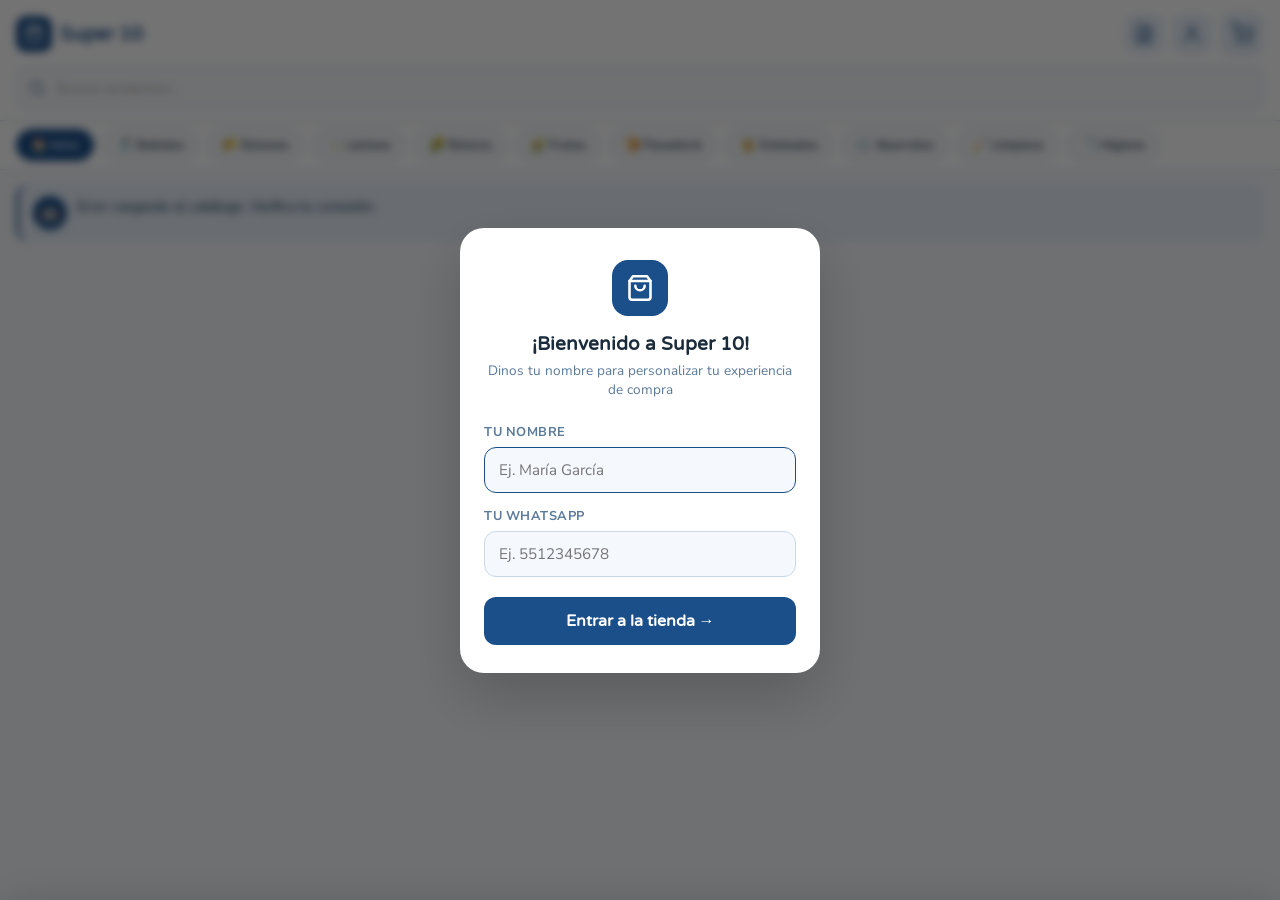
<file: index.html>
<!DOCTYPE html>
<html lang="es">
<head>
  <meta charset="UTF-8">
  <meta http-equiv="refresh" content="0; url=tienda.html">
  <meta name="viewport" content="width=device-width, initial-scale=1.0">
  <title>Super 10</title>
  <script>window.location.replace('tienda.html');</script>
</head>
<body></body>
</html>
</file>
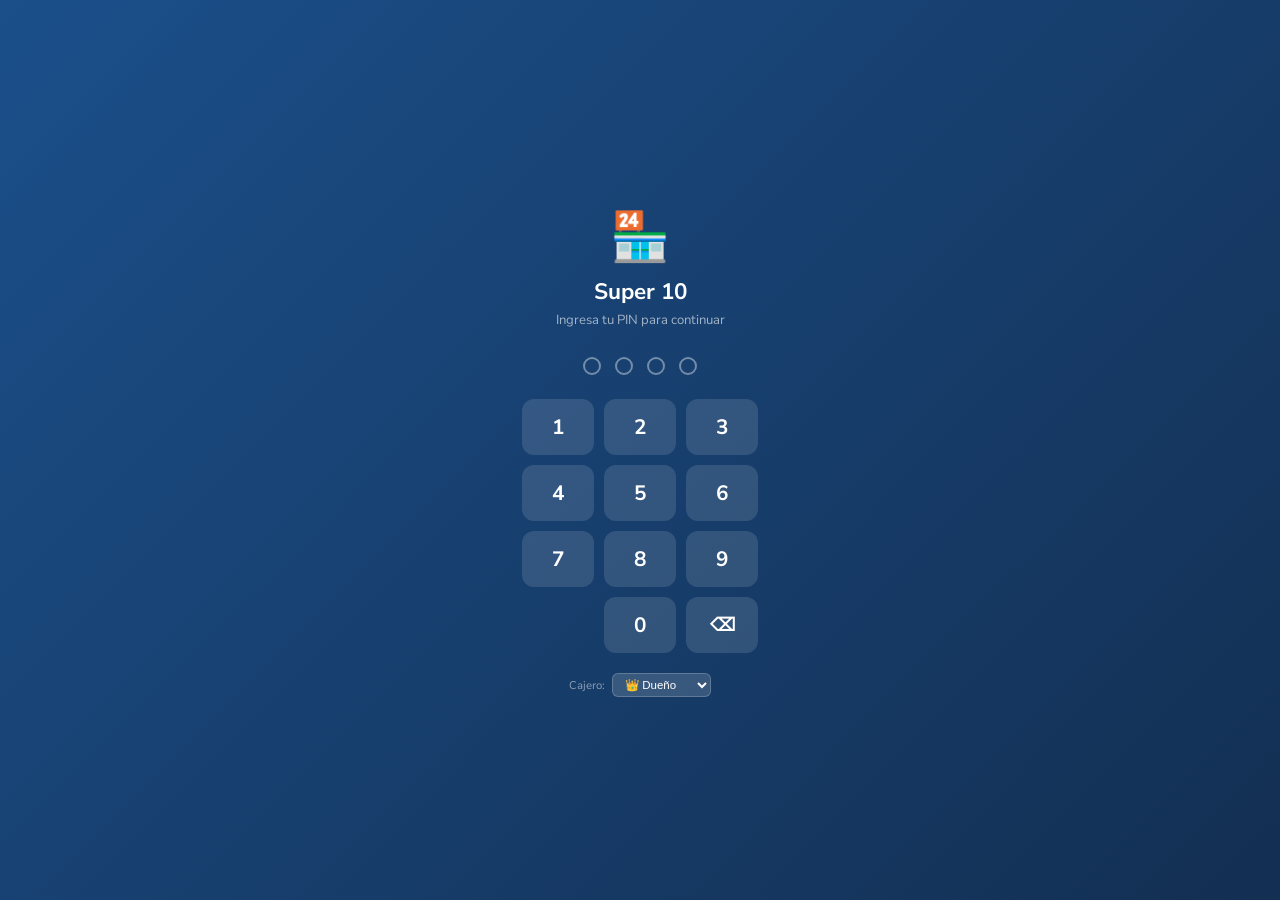
<file: pos.html>
<!DOCTYPE html>
<html lang="es">
<head>
    <meta charset="UTF-8">
    <meta name="viewport" content="width=device-width, initial-scale=1.0">
    <title>Super 10 — Punto de Venta</title>
    <link href="https://fonts.googleapis.com/css2?family=Varela+Round&family=Nunito+Sans:wght@400;600;700&display=swap" rel="stylesheet">
    <style>
        *, *::before, *::after { box-sizing: border-box; margin: 0; padding: 0; }

        :root {
            --verde:        #1B4F8A;
            --verde-dark:   #132F52;
            --verde-light:  #E8F0FA;
            --acento:       #8BC34A;
            --acento-dark:  #6A9E30;
            --texto:        #1A2B3C;
            --subtexto:     #5B7A9A;
            --borde:        #C8D8EA;
            --crema:        #F5F8FC;
            --blanco:       #FFFFFF;
            --success:      #4ade80;
            --error:        #ef4444;
            --warning:      #f59e0b;
            --font-head:    'Varela Round', sans-serif;
            --font-body:    'Nunito Sans', sans-serif;
            --shadow-card:  0 2px 12px rgba(27,79,138,.10), 0 1px 3px rgba(0,0,0,.06);
        }

        body {
            font-family: var(--font-body);
            background: var(--crema);
            color: var(--texto);
            height: 100vh;
            overflow: hidden;
            display: flex;
            flex-direction: column;
        }

        /* ===== HEADER ===== */
        .pos-header {
            background: var(--verde);
            color: #fff;
            padding: 0 16px;
            height: 52px;
            display: flex;
            align-items: center;
            justify-content: space-between;
            box-shadow: 0 2px 8px rgba(27,79,138,.25);
            flex-shrink: 0;
            z-index: 100;
        }
        .pos-header h1 {
            font-family: var(--font-head);
            font-size: 1.1rem;
            display: flex; align-items: center; gap: 8px;
        }
        .pos-header h1 span { font-weight: 400; font-size: .8rem; opacity: .7; }
        .header-right { display: flex; align-items: center; gap: 8px; }
        .header-btn {
            background: rgba(255,255,255,.15);
            border: none; color: #fff; padding: 6px 12px;
            border-radius: 8px; cursor: pointer;
            font-size: .78rem; font-family: var(--font-head);
            transition: background .15s; position: relative;
        }
        .header-btn:hover { background: rgba(255,255,255,.25); }
        .header-btn.active { background: var(--acento); color: var(--verde-dark); font-weight: 700; }
        .printer-status { display: flex; align-items: center; gap: 5px; font-size: .72rem; }
        .status-dot { width: 7px; height: 7px; border-radius: 50%; background: #8899aa; }
        .status-dot.on { background: var(--success); }
        #clock { font-weight: 600; font-size: .8rem; opacity: .8; }

        /* Notification badge */
        .notif-badge {
            position: absolute; top: -4px; right: -4px;
            background: var(--error); color: #fff;
            font-size: .6rem; font-weight: 700;
            padding: 1px 5px; border-radius: 10px;
            line-height: 1.4; display: none;
        }
        .notif-badge.on { display: inline-block; animation: notifPop .3s ease; }
        @keyframes notifPop { 0%{transform:scale(0)} 50%{transform:scale(1.3)} 100%{transform:scale(1)} }

        /* ===== SHORTCUTS BAR ===== */
        .shortcuts-bar {
            background: var(--verde-dark); padding: 3px 16px;
            display: flex; gap: 14px; font-size: .65rem; color: rgba(255,255,255,.55); flex-shrink: 0;
        }
        .shortcuts-bar kbd {
            background: rgba(255,255,255,.12); padding: 1px 5px;
            border-radius: 3px; margin-right: 3px;
        }

        /* ===== MAIN LAYOUT ===== */
        .pos-main { display: flex; flex: 1; overflow: hidden; }

        /* ===== LEFT: PRODUCTS ===== */
        .products-panel {
            flex: 1; display: flex; flex-direction: column;
            border-right: 1px solid var(--borde);
        }
        .search-bar {
            padding: 10px 14px; background: #fff;
            border-bottom: 1px solid var(--borde);
            display: flex; gap: 8px; align-items: center;
        }
        .search-bar input {
            flex: 1; padding: 9px 12px;
            border: 1.5px solid var(--borde); border-radius: 10px;
            font-size: .9rem; font-family: var(--font-body);
            outline: none; transition: border-color .15s;
        }
        .search-bar input:focus { border-color: var(--verde); }
        .scanner-flash {
            display: none; padding: 3px 8px;
            background: #dcfce7; border-radius: 6px;
            font-size: .7rem; font-weight: 700; color: #166534;
            animation: pulse 1s infinite;
        }
        .scanner-flash.on { display: flex; align-items: center; gap: 3px; }
        @keyframes pulse { 0%,100%{opacity:1} 50%{opacity:.4} }
        @keyframes vozPulseAnim { 0%{transform:scale(.9);opacity:.6} 50%{transform:scale(1.15);opacity:.2} 100%{transform:scale(.9);opacity:.6} }
        .voz-listening .voz-pulse { animation: vozPulseAnim 1.6s ease-in-out infinite; }

        .cat-bar {
            padding: 6px 14px; background: #fff;
            border-bottom: 1px solid var(--borde);
            display: flex; gap: 5px; overflow-x: auto; flex-shrink: 0;
        }
        .cat-chip {
            padding: 4px 12px; border: 1px solid var(--borde);
            border-radius: 20px; background: #fff; cursor: pointer;
            font-size: .73rem; font-family: var(--font-body);
            white-space: nowrap; transition: all .15s;
        }
        .cat-chip:hover { border-color: var(--verde); color: var(--verde); }
        .cat-chip.active { background: var(--verde); color: #fff; border-color: var(--verde); }

        .products-grid {
            flex: 1; overflow-y: auto; padding: 10px;
            display: grid;
            grid-template-columns: repeat(auto-fill, minmax(130px, 1fr));
            gap: 8px; align-content: start;
        }
        .p-card {
            background: #fff; border-radius: 12px; padding: 8px;
            cursor: pointer; border: 2px solid transparent;
            transition: all .12s; box-shadow: var(--shadow-card);
            text-align: center; display: flex; flex-direction: column; align-items: center;
        }
        .p-card:hover { border-color: var(--acento); transform: translateY(-1px); }
        .p-card:active { transform: scale(.97); }
        .p-card img {
            width: 72px; height: 72px; object-fit: contain;
            border-radius: 8px; margin-bottom: 4px; background: var(--crema);
        }
        .p-card .p-emoji { font-size: 2.2rem; margin-bottom: 4px; }
        .p-card .p-name {
            font-size: .75rem; font-weight: 600; line-height: 1.2;
            display: -webkit-box; -webkit-line-clamp: 2; -webkit-box-orient: vertical; overflow: hidden;
        }
        .p-card .p-price { font-size: .92rem; font-weight: 700; color: var(--verde); margin-top: 2px; }
        .p-card .p-unit { font-size: .62rem; color: var(--subtexto); }
        .p-card .p-stock { font-size: .58rem; font-weight: 600; margin-top: 2px; padding: 1px 6px; border-radius: 8px; display: inline-block; }
        .no-results { grid-column: 1/-1; text-align: center; padding: 40px; color: var(--subtexto); }

        /* ===== RIGHT: CART ===== */
        .cart-panel {
            width: 370px; display: flex; flex-direction: column;
            background: #fff; flex-shrink: 0;
        }

        /* ── CAJA TABS (multi-register) ── */
        .caja-tabs {
            display: flex; border-bottom: 2px solid var(--borde);
            background: var(--crema); flex-shrink: 0;
        }
        .caja-tab {
            flex: 1; padding: 8px 4px; border: none;
            background: transparent; cursor: pointer;
            font-family: var(--font-head); font-size: .78rem;
            color: var(--subtexto); transition: all .15s;
            position: relative; text-align: center;
        }
        .caja-tab:hover { color: var(--verde); }
        .caja-tab.active {
            color: var(--verde); background: #fff;
            box-shadow: inset 0 -2px 0 var(--verde);
        }
        .caja-tab .caja-dot {
            display: inline-block; width: 6px; height: 6px;
            border-radius: 50%; margin-left: 4px; vertical-align: middle;
        }
        .caja-tab .caja-dot.has-items { background: var(--acento); }
        .caja-tab .caja-total {
            display: block; font-size: .65rem; color: var(--subtexto); margin-top: 1px;
        }

        .cart-header {
            padding: 10px 14px; border-bottom: 1px solid var(--borde);
            display: flex; justify-content: space-between; align-items: center;
        }
        .cart-header h2 {
            font-family: var(--font-head); font-size: 1rem; color: var(--verde);
        }
        .cart-badge {
            background: var(--verde); color: #fff;
            padding: 1px 9px; border-radius: 12px; font-size: .75rem; font-weight: 700;
        }
        .clear-btn {
            background: none; border: none; color: var(--error); cursor: pointer;
            font-size: .75rem; font-family: var(--font-body); padding: 3px 6px; border-radius: 4px;
        }
        .clear-btn:hover { background: #fef2f2; }

        .cart-items { flex: 1; overflow-y: auto; padding: 6px 0; }

        .cart-empty {
            flex: 1; display: flex; flex-direction: column;
            align-items: center; justify-content: center;
            color: var(--subtexto); padding: 40px;
        }
        .cart-empty .big { font-size: 2.8rem; margin-bottom: 10px; opacity: .5; }
        .cart-empty p { font-size: .85rem; }
        .cart-empty .hint { font-size: .7rem; margin-top: 4px; }

        .c-item {
            display: flex; align-items: center;
            padding: 7px 14px; gap: 8px;
            border-bottom: 1px solid #f1f5f9;
        }
        .c-item:hover { background: #f8fafc; }
        .c-item img { width: 36px; height: 36px; object-fit: contain; border-radius: 6px; background: var(--crema); }
        .c-item .c-emoji { font-size: 1.4rem; width: 36px; text-align: center; }
        .c-item .c-info { flex: 1; }
        .c-item .c-name { font-size: .8rem; font-weight: 600; }
        .c-item .c-uprice { font-size: .68rem; color: var(--subtexto); }
        .c-item .c-controls { display: flex; align-items: center; gap: 5px; }
        .q-btn {
            width: 26px; height: 26px; border: 1px solid var(--borde);
            border-radius: 6px; background: #fff; cursor: pointer;
            font-size: .9rem; font-weight: 700; display: flex;
            align-items: center; justify-content: center; transition: all .12s;
        }
        .q-btn:hover { border-color: var(--verde); color: var(--verde); }
        .q-btn.del:hover { border-color: var(--error); color: var(--error); }
        .c-qty { font-weight: 700; font-size: .88rem; min-width: 20px; text-align: center; }
        .c-sub { font-weight: 700; font-size: .85rem; min-width: 60px; text-align: right; color: var(--verde); }

        /* Totals */
        .cart-totals { border-top: 2px solid var(--borde); padding: 10px 14px; display: none; }
        .cart-totals.show { display: block; }
        .tot-row { display: flex; justify-content: space-between; font-size: .82rem; margin-bottom: 3px; }
        .tot-row.grand {
            font-size: 1.25rem; font-weight: 700; color: var(--verde);
            margin-top: 6px; padding-top: 6px; border-top: 1px solid var(--borde);
        }

        /* Payment */
        .pay-section { border-top: 1px solid var(--borde); padding: 10px 14px; }
        .pay-methods { display: flex; gap: 5px; margin-bottom: 8px; }
        .pay-btn {
            flex: 1; padding: 7px 4px; border: 2px solid var(--borde);
            border-radius: 8px; background: #fff; cursor: pointer;
            font-size: .7rem; font-family: var(--font-body); font-weight: 600;
            text-align: center; transition: all .12s;
        }
        .pay-btn:hover { border-color: var(--verde); }
        .pay-btn.active { border-color: var(--verde); background: var(--verde-light); color: var(--verde); }
        .pay-btn .ico { font-size: 1.1rem; display: block; margin-bottom: 1px; }

        .cash-row { display: none; gap: 6px; align-items: center; margin-bottom: 8px; }
        .cash-row.show { display: flex; }
        .cash-row label { font-size: .75rem; font-weight: 600; white-space: nowrap; }
        .cash-row input {
            flex: 1; padding: 7px 8px; border: 1.5px solid var(--borde);
            border-radius: 8px; font-size: .95rem; font-weight: 700;
            text-align: right; font-family: var(--font-body); outline: none;
        }
        .cash-row input:focus { border-color: var(--verde); }
        .change-val { font-weight: 700; font-size: .95rem; min-width: 70px; text-align: right; }
        .change-val.pos { color: var(--success); }
        .change-val.neg { color: var(--error); }

        .charge-btn {
            width: 100%; padding: 12px;
            background: var(--acento); color: var(--verde-dark);
            border: none; border-radius: 10px;
            font-size: 1.05rem; font-weight: 700; font-family: var(--font-head);
            cursor: pointer; transition: all .15s;
            display: flex; align-items: center; justify-content: center; gap: 6px;
        }
        .charge-btn:hover { background: var(--acento-dark); }
        .charge-btn:disabled { background: #d1d5db; color: #9ca3af; cursor: not-allowed; }

        /* ===== MODAL ===== */
        .overlay {
            display: none; position: fixed; inset: 0;
            background: rgba(0,0,0,.45); z-index: 500;
            align-items: center; justify-content: center;
        }
        .overlay.on { display: flex; }
        .modal {
            background: #fff; border-radius: 16px;
            max-width: 380px; width: 92%; max-height: 82vh; overflow-y: auto;
            box-shadow: 0 16px 48px rgba(0,0,0,.25);
        }
        .receipt {
            padding: 20px; font-family: 'Courier New', monospace;
            font-size: .78rem; line-height: 1.5; background: #fafafa;
            border-radius: 16px 16px 0 0;
        }
        .receipt .r-center { text-align: center; }
        .receipt .r-title { font-family: var(--font-head); font-size: 1.1rem; }
        .receipt .dashed { border-top: 1px dashed #999; margin: 6px 0; }
        .receipt .r-line { display: flex; justify-content: space-between; }
        .receipt .r-bold { font-weight: 700; font-size: .9rem; }
        .modal-btns { padding: 14px 20px; display: flex; gap: 6px; }
        .m-btn {
            flex: 1; padding: 9px; border-radius: 8px; border: none;
            cursor: pointer; font-family: var(--font-body); font-weight: 600; font-size: .8rem;
            transition: all .12s;
        }
        .m-btn.pri { background: var(--verde); color: #fff; }
        .m-btn.pri:hover { background: var(--verde-dark); }
        .m-btn.sec { background: #f1f5f9; color: var(--texto); }
        .m-btn.sec:hover { background: #e2e8f0; }

        /* ===== CORTE / INVENTARIO / PEDIDOS VIEWS ===== */
        .side-view {
            display: none; flex: 1; overflow-y: auto; padding: 20px;
        }
        .side-view.on { display: block; overflow-y: auto; height: calc(100vh - 52px - 28px); }
        .side-card {
            background: #fff; border-radius: 14px; padding: 18px;
            margin-bottom: 14px; box-shadow: var(--shadow-card);
        }
        .side-card h3 {
            font-family: var(--font-head); color: var(--verde); font-size: .95rem; margin-bottom: 10px;
        }
        .stat-grid { display: grid; grid-template-columns: repeat(auto-fit, minmax(140px,1fr)); gap: 10px; }
        .stat { background: var(--crema); padding: 12px; border-radius: 8px; text-align: center; }
        .stat .val { font-size: 1.4rem; font-weight: 700; color: var(--verde); }
        .stat .lbl { font-size: .7rem; color: var(--subtexto); margin-top: 2px; }
        .s-table { width: 100%; border-collapse: collapse; font-size: .75rem; }
        .s-table th {
            text-align: left; padding: 6px; border-bottom: 2px solid var(--borde);
            font-size: .68rem; color: var(--subtexto); text-transform: uppercase;
        }
        .s-table td { padding: 6px; border-bottom: 1px solid #f1f5f9; }

        /* Inventory-specific */
        .inv-row img { width: 32px; height: 32px; object-fit: contain; border-radius: 4px; vertical-align: middle; margin-right: 6px; }
        .inv-search {
            width: 100%; padding: 8px 12px; border: 1.5px solid var(--borde);
            border-radius: 8px; font-family: var(--font-body); font-size: .85rem;
            outline: none; margin-bottom: 12px;
        }
        .inv-search:focus { border-color: var(--verde); }
        .stock-badge { display:inline-block; padding:2px 8px; border-radius:10px; font-weight:700; font-size:.7rem; min-width:28px; text-align:center; }
        .stock-ok { background:#e8f5e9; color:#2e7d32; }
        .stock-med { background:#fff3e0; color:#e65100; }
        .stock-low { background:#ffebee; color:#c62828; }
        .inv-filters { display:flex; gap:6px; flex-wrap:wrap; margin-bottom:10px; }
        .inv-filter { border:1px solid var(--borde); background:var(--crema); border-radius:8px; padding:5px 10px; font-size:.7rem; font-family:var(--font-body); cursor:pointer; font-weight:600; color:var(--texto); transition:all .15s; }
        .inv-filter:hover { border-color:var(--verde); }
        .inv-filter.active { background:var(--verde); color:#fff; border-color:var(--verde); }
        .inv-resurtir { background:linear-gradient(135deg,#fff3e0,#ffebee); border-radius:10px; padding:10px 14px; margin-bottom:10px; font-size:.78rem; border:1px solid #ffccbc; }
        .inv-resurtir strong { color:#c62828; }
        .inv-resurtir .resurtir-total { font-weight:700; color:var(--verde); font-size:.9rem; }

        /* Quick cash buttons */
        .quick-cash {
            display: flex; gap: 4px; margin-top: 6px; width: 100%;
        }
        .qc-btn {
            flex: 1; padding: 5px 2px; border: 1.5px solid var(--borde); border-radius: 6px;
            background: var(--crema); font-family: var(--font-body); font-size: .72rem;
            font-weight: 700; cursor: pointer; transition: all .15s;
        }
        .qc-btn:hover { border-color: var(--verde); background: var(--verde-light); }
        .qc-btn.exact { background: var(--acento); color: #fff; border-color: var(--acento); }
        .qc-btn.exact:hover { background: var(--acento-dark); }

        /* Devoluciones */
        .dev-form { display: flex; flex-wrap: wrap; gap: 8px; margin-bottom: 12px; }
        .dev-form input, .dev-form textarea {
            padding: 8px 10px; border: 1.5px solid var(--borde); border-radius: 8px;
            font-family: var(--font-body); font-size: .82rem; outline: none;
        }
        .dev-form input:focus, .dev-form textarea:focus { border-color: var(--verde); }
        .dev-btn { padding: 8px 18px; border: none; border-radius: 8px; font-weight: 700; cursor: pointer; font-family: var(--font-body); }
        .dev-btn.pri { background: var(--error); color: #fff; }
        .dev-btn.pri:hover { opacity: .85; }
        .dev-item {
            padding: 10px; border-radius: 10px; margin-bottom: 8px;
            border: 1px solid var(--borde); background: var(--crema); font-size: .82rem;
        }
        .dev-item .dev-top { display: flex; justify-content: space-between; align-items: center; margin-bottom: 4px; }
        .dev-badge { font-size: .65rem; font-weight: 700; padding: 2px 8px; border-radius: 10px; }
        .dev-badge.devolucion { background: #fecaca; color: #991b1b; }
        .dev-badge.parcial { background: #fef3c7; color: #92400e; }

        /* Pedidos in POS */
        .ped-filters { display:flex; gap:5px; flex-wrap:wrap; margin-bottom:8px; }
        .ped-filter { border:1px solid var(--borde); background:var(--crema); border-radius:8px; padding:4px 9px; font-size:.68rem; font-family:var(--font-body); cursor:pointer; font-weight:600; color:var(--texto); transition:all .15s; }
        .ped-filter:hover { border-color:var(--verde); }
        .ped-filter.active { background:var(--verde); color:#fff; border-color:var(--verde); }
        .ped-stats { display:flex; gap:8px; flex-wrap:wrap; margin-bottom:10px; font-size:.72rem; }
        .ped-stat { background:var(--crema); border-radius:8px; padding:6px 10px; text-align:center; flex:1; min-width:60px; border:1px solid var(--borde); }
        .ped-stat .val { font-weight:700; font-size:.9rem; color:var(--verde); }
        .ped-stat .lbl { color:var(--subtexto); font-size:.6rem; }
        .pedido-mini {
            padding: 12px; border-radius: 10px; margin-bottom: 8px;
            border: 1px solid var(--borde); background: var(--crema); cursor:pointer; transition:box-shadow .15s;
        }
        .pedido-mini:hover { box-shadow:0 2px 8px rgba(0,0,0,.08); }
        .pedido-mini.nuevo { border-color: var(--acento); background: #f0fdf4; }
        .pedido-mini.preparando { border-color: #fb8c00; background: #fff8e1; }
        .pedido-mini.listo { border-color: #43a047; background: #e8f5e9; }
        .pedido-mini.entregado { border-color: #9ca3af; background: #f5f5f5; opacity:.7; }
        .pedido-mini .pm-top { display: flex; justify-content: space-between; align-items: center; margin-bottom: 4px; }
        .pedido-mini .pm-badge {
            font-size: .65rem; font-weight: 700; padding: 2px 8px;
            border-radius: 10px; background: var(--acento); color: #fff;
        }
        .pm-badge.st-nuevo { background: var(--acento); }
        .pm-badge.st-preparando { background: #fb8c00; }
        .pm-badge.st-listo { background: #43a047; }
        .pm-badge.st-entregado { background: #9ca3af; }
        .pm-badge.st-cancelado { background: #c62828; }
        .pedido-mini .pm-items { font-size: .78rem; color: var(--subtexto); margin:4px 0; }
        .pedido-mini .pm-bottom { display:flex; justify-content:space-between; align-items:center; margin-top:6px; }
        .pedido-mini .pm-total { font-weight: 700; color: var(--verde); font-size: .85rem; }
        .pm-actions { display:flex; gap:4px; }
        .pm-action-btn { border:none; border-radius:6px; padding:4px 10px; font-size:.65rem; font-weight:700; cursor:pointer; font-family:var(--font-body); transition:all .15s; }
        .pm-action-btn.primary { background:var(--verde); color:#fff; }
        .pm-action-btn.primary:hover { filter:brightness(1.1); }
        .pm-action-btn.danger { background:#ffebee; color:#c62828; border:1px solid #ffcdd2; }
        .pm-action-btn.secondary { background:#e3f2fd; color:#1565c0; border:1px solid #bbdefb; }
        /* Pedido modal */
        .ped-modal { position:fixed; top:0; left:0; right:0; bottom:0; background:rgba(0,0,0,.5); z-index:2000; display:flex; align-items:center; justify-content:center; }
        .ped-modal-content { background:#fff; border-radius:14px; width:90%; max-width:480px; max-height:85vh; overflow-y:auto; }
        .ped-modal-header { display:flex; justify-content:space-between; align-items:center; padding:14px 16px; border-bottom:1px solid var(--borde); }
        .ped-modal-header h3 { margin:0; font-size:1rem; }
        .ped-detail { padding:16px; }
        .ped-detail-row { display:flex; justify-content:space-between; padding:6px 0; border-bottom:1px solid #f1f5f9; font-size:.82rem; }
        .ped-detail-row:last-child { border:none; }
        .ped-detail-items { margin:12px 0; }
        .ped-detail-item { display:flex; justify-content:space-between; padding:5px 0; font-size:.8rem; border-bottom:1px dashed #e0e0e0; }
        .ped-detail-total { font-size:1.1rem; font-weight:700; color:var(--verde); text-align:right; padding:10px 0; border-top:2px solid var(--verde); }
        .ped-modal-actions { display:flex; gap:8px; padding:12px 16px; border-top:1px solid var(--borde); flex-wrap:wrap; }
        .ped-modal-actions button { flex:1; min-width:100px; padding:10px; border:none; border-radius:8px; font-weight:700; font-size:.8rem; cursor:pointer; font-family:var(--font-body); }

        /* ===== TOAST ===== */
        .toast-box { position: fixed; top: 56px; right: 16px; z-index: 600; display: flex; flex-direction: column; gap: 6px; }
        .t {
            padding: 8px 14px; border-radius: 8px; font-size: .8rem;
            box-shadow: 0 4px 12px rgba(0,0,0,.12); animation: slideIn .25s ease;
            color: #fff; max-width: 280px;
        }
        .t.ok { background: var(--success); }
        .t.err { background: var(--error); }
        .t.warn { background: var(--warning); color: var(--texto); }
        .t.info { background: var(--verde); }
        @keyframes slideIn { from{transform:translateX(100%);opacity:0} to{transform:translateX(0);opacity:1} }

        /* ===== MOBILE FAB (cart toggle) - hidden on desktop ===== */
        .cart-fab {
            display: none; position: fixed; bottom: 20px; right: 20px;
            width: 60px; height: 60px; border-radius: 50%;
            background: var(--acento); color: var(--verde-dark);
            border: none; box-shadow: 0 4px 16px rgba(0,0,0,.3);
            font-size: 1.5rem; cursor: pointer; z-index: 200;
            align-items: center; justify-content: center;
        }
        .cart-fab .fab-badge {
            position: absolute; top: -2px; right: -2px;
            background: var(--error); color: #fff;
            font-size: .65rem; font-weight: 700;
            padding: 2px 6px; border-radius: 10px;
            min-width: 18px; text-align: center;
        }
        .cart-fab-total {
            display: none; position: fixed; bottom: 24px; right: 88px;
            background: var(--verde); color: #fff;
            padding: 6px 12px; border-radius: 20px;
            font-size: .8rem; font-weight: 700; z-index: 200;
            box-shadow: 0 2px 8px rgba(0,0,0,.2);
        }

        /* ===== MOBILE OVERLAY for cart ===== */
        .cart-overlay {
            display: none; position: fixed; inset: 0;
            background: rgba(0,0,0,.4); z-index: 250;
        }

        @media (max-width:768px) {
            body { overflow: hidden; }

            /* Header compact */
            .pos-header { padding: 0 8px; height: 48px; }
            .pos-header h1 { font-size: .95rem; }
            .pos-header h1 span { display: none; }
            .header-right { gap: 3px; overflow-x: auto; flex-shrink: 1; }
            .header-btn { padding: 4px 7px; font-size: .65rem; white-space: nowrap; }

            /* Hide shortcuts bar */
            .shortcuts-bar { display: none; }

            /* Main layout: products full screen */
            .pos-main { flex-direction: column; position: relative; }
            .products-panel { flex: 1; overflow-y: auto; }
            .products-grid { grid-template-columns: repeat(auto-fill, minmax(100px,1fr)); gap: 6px; padding: 8px; }

            /* Product cards smaller */
            .p-card { padding: 6px; border-radius: 10px; }
            .p-card img { width: 56px; height: 56px; }
            .p-card .p-name { font-size: .68rem; }
            .p-card .p-price { font-size: .82rem; }
            .p-card .p-stock { font-size: .52rem; }

            /* Category bar scrollable */
            .cat-bar { padding: 4px 8px; gap: 4px; }
            .cat-chip { font-size: .65rem; padding: 3px 10px; }

            /* Search bar compact */
            .search-bar { padding: 6px 8px; }
            .search-bar input { padding: 7px 10px; font-size: .82rem; }

            /* Cart panel: slide-up drawer */
            .cart-panel {
                width: 100% !important;
                position: fixed;
                bottom: 0; left: 0; right: 0;
                height: 85vh;
                transform: translateY(100%);
                transition: transform .3s cubic-bezier(.4,0,.2,1);
                z-index: 300;
                border-radius: 20px 20px 0 0;
                box-shadow: 0 -4px 24px rgba(0,0,0,.2);
            }
            .cart-panel.mobile-open { transform: translateY(0); }

            /* Drag handle */
            .cart-panel::before {
                content: '';
                display: block;
                width: 40px; height: 4px;
                background: #cbd5e1;
                border-radius: 4px;
                margin: 8px auto 4px;
            }

            /* Show FAB on mobile */
            .cart-fab { display: flex; }
            .cart-fab-total.show { display: block; }
            .cart-overlay.open { display: block; }

            /* Caja tabs compact */
            .caja-tabs { border-radius: 16px 16px 0 0; overflow: hidden; }
            .caja-tab { font-size: .7rem; padding: 6px 2px; }

            /* Side views full screen */
            .side-view.on { height: calc(100vh - 48px); padding: 10px; }
            .side-card { padding: 12px; }
            .stat-grid { grid-template-columns: repeat(2, 1fr); }

            /* Modal responsive */
            .modal { max-width: 95%; width: 95%; max-height: 90vh; }
            .receipt { padding: 14px; font-size: .72rem; }
            .modal-btns { padding: 10px 14px; flex-wrap: wrap; }
            .m-btn { font-size: .75rem; padding: 8px; }

            /* Quick cash buttons */
            .quick-cash { flex-wrap: wrap; }
            .qc-btn { font-size: .65rem; padding: 4px 8px; }

            /* Inventario table scroll */
            .s-table { font-size: .65rem; }
            .s-table th, .s-table td { padding: 4px; }

            /* Toast position */
            .toast-box { bottom: 90px; right: 10px; }
        }

        @media (max-width:400px) {
            .products-grid { grid-template-columns: repeat(3, 1fr); gap: 4px; }
            .p-card img { width: 48px; height: 48px; }
            .p-card .p-name { font-size: .62rem; }
            .p-card .p-price { font-size: .78rem; }
            .header-right { gap: 2px; }
            .header-btn { padding: 3px 5px; font-size: .6rem; }
        }
        /* ── LOGIN SCREEN ── */
        .login-screen {
            position: fixed; inset: 0; z-index: 9999;
            background: linear-gradient(135deg, #1B4F8A 0%, #132F52 100%);
            display: flex; flex-direction: column; align-items: center; justify-content: center;
            font-family: var(--font-body);
        }
        .login-screen.hidden { display: none; }
        .login-logo { font-size: 3rem; margin-bottom: 6px; }
        .login-title { color: #fff; font-size: 1.4rem; font-weight: 700; font-family: var(--font-title); margin-bottom: 4px; }
        .login-sub { color: rgba(255,255,255,.6); font-size: .82rem; margin-bottom: 28px; }
        .pin-dots { display: flex; gap: 14px; margin-bottom: 24px; }
        .pin-dot { width: 18px; height: 18px; border-radius: 50%; border: 2px solid rgba(255,255,255,.4); background: transparent; transition: all 150ms; }
        .pin-dot.filled { background: #8BC34A; border-color: #8BC34A; }
        .pin-dot.error { background: #ef5350; border-color: #ef5350; animation: pinShake .4s; }
        @keyframes pinShake { 0%,100%{transform:translateX(0)} 25%{transform:translateX(-8px)} 75%{transform:translateX(8px)} }
        .pin-pad { display: grid; grid-template-columns: repeat(3, 72px); gap: 10px; }
        .pin-key { width: 72px; height: 56px; border: none; border-radius: 12px; background: rgba(255,255,255,.12);
            color: #fff; font-size: 1.3rem; font-weight: 700; cursor: pointer; font-family: var(--font-body);
            transition: background 120ms; }
        .pin-key:hover { background: rgba(255,255,255,.22); }
        .pin-key:active { background: rgba(255,255,255,.32); }
        .pin-key.backspace { font-size: 1.1rem; }
        .login-user { color: rgba(255,255,255,.5); font-size: .7rem; margin-top: 20px; }
        .login-user select { background: rgba(255,255,255,.15); border: 1px solid rgba(255,255,255,.2);
            color: #fff; padding: 4px 8px; border-radius: 6px; font-size: .72rem; margin-left: 4px; }
    </style>
</head>
<body>

<!-- ══ LOGIN SCREEN ══ -->
<div class="login-screen" id="loginScreen">
    <div class="login-logo">🏪</div>
    <div class="login-title">Super 10</div>
    <div class="login-sub">Ingresa tu PIN para continuar</div>
    <div class="pin-dots" id="pinDots">
        <div class="pin-dot"></div><div class="pin-dot"></div><div class="pin-dot"></div><div class="pin-dot"></div>
    </div>
    <div class="pin-pad" id="pinPad">
        <button class="pin-key" onclick="pinInput('1')">1</button>
        <button class="pin-key" onclick="pinInput('2')">2</button>
        <button class="pin-key" onclick="pinInput('3')">3</button>
        <button class="pin-key" onclick="pinInput('4')">4</button>
        <button class="pin-key" onclick="pinInput('5')">5</button>
        <button class="pin-key" onclick="pinInput('6')">6</button>
        <button class="pin-key" onclick="pinInput('7')">7</button>
        <button class="pin-key" onclick="pinInput('8')">8</button>
        <button class="pin-key" onclick="pinInput('9')">9</button>
        <button class="pin-key" style="visibility:hidden"></button>
        <button class="pin-key" onclick="pinInput('0')">0</button>
        <button class="pin-key backspace" onclick="pinBorrar()">⌫</button>
    </div>
    <div class="login-user">
        Cajero: <select id="loginUsuario">
            <option value="dueño">👑 Dueño</option>
            <option value="cajero1">🧑 Cajero 1</option>
            <option value="cajero2">🧑 Cajero 2</option>
        </select>
    </div>
</div>

<header class="pos-header">
    <h1>🏪 Super 10 <span>Punto de Venta</span></h1>
    <div class="header-right">
        <div class="printer-status">
            <div class="status-dot" id="prDot"></div>
            <span id="prLabel" style="font-size:.7rem">Sin impresora</span>
        </div>
        <button class="header-btn" id="btnInicio" onclick="volverInicio()" style="background:var(--acento);color:#fff;font-weight:700">🏠 Inicio</button>
        <button class="header-btn" onclick="conectarImpresora()">🖨️ Conectar</button>
        <button class="header-btn" id="btnInv" onclick="toggleView('inventario')">📦 Inventario</button>
        <button class="header-btn" id="btnPedidos" onclick="toggleView('pedidos')">
            📋 Pedidos
            <span class="notif-badge" id="pedidosBadge">0</span>
        </button>
        <button class="header-btn" id="btnCorte" onclick="toggleView('corte')">📊 Corte</button>
        <button class="header-btn" id="btnHistorial" onclick="toggleView('historial')">🧾 Ventas</button>
        <button class="header-btn" id="btnDevoluciones" onclick="toggleView('devoluciones')">↩️ Devoluciones</button>
        <button class="header-btn" id="btnNuevoProducto" onclick="toggleView('nuevoProducto')" style="background:#E8F5E9;color:#2e7d32">➕ Nuevo</button>
        <button class="header-btn" id="btnVoz" onclick="toggleView('voz')">🎤 Voz</button>
        <button class="header-btn" id="btnSalud" onclick="toggleView('salud')">💰 Salud</button>
        <button class="header-btn" id="btnSurtir" onclick="toggleView('surtir')">🛒 Surtir</button>
        <button class="header-btn" id="btnServicios" onclick="toggleView('servicios')" style="background:#FFF3E0;color:#E65100">⚡ Servicios</button>

        <span id="clock"></span>
        <span style="font-size:.7rem;color:rgba(255,255,255,.7);margin-left:6px" id="usuarioLabel">—</span>
        <button class="header-btn" onclick="cerrarSesion()" style="background:rgba(255,255,255,.1);font-size:.7rem;padding:4px 8px" title="Cerrar sesión">🔒</button>
    </div>
</header>

<div class="shortcuts-bar">
    <span><kbd>F1</kbd> Buscar</span>
    <span><kbd>F2</kbd> Cobrar</span>
    <span><kbd>F3</kbd> Inventario</span>
    <span><kbd>F4</kbd> Corte</span>
    <span><kbd>F5</kbd> Inicio</span>
    <span><kbd>1-3</kbd> Cambiar caja</span>
    <span><kbd>Esc</kbd> Cerrar</span>
</div>

<!-- === MAIN POS === -->
<div class="pos-main" id="posMain">
    <div class="products-panel">
        <div class="search-bar">
            <input type="text" id="searchInput" placeholder="Buscar producto o escanear código..." autofocus>
            <div class="scanner-flash" id="scanFlash">📡 Escáner</div>
        </div>
        <div class="cat-bar" id="catBar">
            <button class="cat-chip active" data-c="all" onclick="filtraCat('all')">Todos</button>
        </div>
        <div class="products-grid" id="grid"></div>
    </div>

    <div class="cart-panel">
        <!-- ── CAJA TABS ── -->
        <div class="caja-tabs" id="cajaTabs">
            <button class="caja-tab active" data-caja="0" onclick="switchCaja(0)">
                🟢 Caja 1<span class="caja-dot"></span>
                <span class="caja-total" id="cajaTotal0"></span>
            </button>
            <button class="caja-tab" data-caja="1" onclick="switchCaja(1)">
                🔵 Caja 2<span class="caja-dot"></span>
                <span class="caja-total" id="cajaTotal1"></span>
            </button>
            <button class="caja-tab" data-caja="2" onclick="switchCaja(2)">
                🟣 Caja 3<span class="caja-dot"></span>
                <span class="caja-total" id="cajaTotal2"></span>
            </button>
        </div>

        <div class="cart-header">
            <h2 id="cartTitle">🛒 Caja 1</h2>
            <div style="display:flex;align-items:center;gap:6px">
                <span class="cart-badge" id="cartBadge">0</span>
                <button class="clear-btn" onclick="limpiar()">Limpiar</button>
            </div>
        </div>

        <div class="cart-items" id="cartItems">
            <div class="cart-empty">
                <div class="big">🛒</div>
                <p>Venta vacía</p>
                <span class="hint">Escanea un producto o haz clic para agregarlo</span>
            </div>
        </div>

        <div class="cart-totals" id="cartTotals">
            <div class="tot-row"><span>Subtotal</span><span id="dSub">$0.00</span></div>
            <div class="tot-row grand"><span>TOTAL</span><span id="dTotal">$0.00</span></div>
        </div>

        <div class="pay-section">
            <div class="pay-methods">
                <button class="pay-btn active" data-m="efectivo" onclick="setMetodo('efectivo')">
                    <span class="ico">💵</span>Efectivo
                </button>
                <button class="pay-btn" data-m="tarjeta" onclick="setMetodo('tarjeta')">
                    <span class="ico">💳</span>Tarjeta
                </button>
                <button class="pay-btn" data-m="transferencia" onclick="setMetodo('transferencia')">
                    <span class="ico">📱</span>Transf.
                </button>
            </div>
            <div class="cash-row show" id="cashRow">
                <div style="display:flex;align-items:center;gap:6px;width:100%">
                    <label>Paga con:</label>
                    <input type="number" id="cashIn" placeholder="0.00" oninput="calcCambio()">
                    <div class="change-val" id="changeVal">$0.00</div>
                </div>
                <div class="quick-cash" id="quickCash">
                    <button class="qc-btn exact" onclick="pagoExacto()">Exacto</button>
                    <button class="qc-btn" onclick="pagoRapido(50)">$50</button>
                    <button class="qc-btn" onclick="pagoRapido(100)">$100</button>
                    <button class="qc-btn" onclick="pagoRapido(200)">$200</button>
                    <button class="qc-btn" onclick="pagoRapido(500)">$500</button>
                </div>
            </div>
            <button class="charge-btn" id="chargeBtn" onclick="cobrar()" disabled>
                💰 Cobrar $0.00
            </button>
        </div>
    </div>
</div>

<!-- === INVENTARIO VIEW === -->
<div class="side-view" id="inventarioView">
    <div class="side-card">
        <h3>📦 Inventario — <span id="invCount">0</span> productos</h3>
        <input type="text" class="inv-search" id="invSearch" placeholder="Buscar en inventario..." oninput="renderInventario()">
        <div class="inv-filters">
            <button class="inv-filter active" onclick="setInvFilter('todos',this)">📦 Todos</button>
            <button class="inv-filter" onclick="setInvFilter('bajo',this)">🔴 Stock bajo (&le;10)</button>
            <button class="inv-filter" onclick="setInvFilter('medio',this)">🟠 Medio (11-25)</button>
            <button class="inv-filter" onclick="setInvFilter('ok',this)">🟢 Bien surtido</button>
            <button class="inv-filter" onclick="setInvFilter('agotado',this)">⛔ Agotados (0)</button>
        </div>
        <div style="display:flex;gap:8px;margin-top:8px">
            <button onclick="invExportCSV()" style="flex:1;padding:8px 14px;border:1.5px solid var(--borde);border-radius:8px;background:#E8F5E9;color:#2e7d32;font-weight:600;font-size:.78rem;cursor:pointer;font-family:var(--font-body);display:flex;align-items:center;justify-content:center;gap:6px">📥 Descargar CSV</button>
            <button onclick="invEnviarCorreo()" style="flex:1;padding:8px 14px;border:1.5px solid var(--borde);border-radius:8px;background:#E3F2FD;color:#1565C0;font-weight:600;font-size:.78rem;cursor:pointer;font-family:var(--font-body);display:flex;align-items:center;justify-content:center;gap:6px">📧 Enviar por correo</button>
        </div>
        <div id="invResurtir" class="inv-resurtir" style="display:none"></div>
        <table class="s-table">
            <thead>
                <tr>
                    <th>Producto</th>
                    <th>Categoría</th>
                    <th style="text-align:right">Precio</th>
                    <th style="text-align:center">Stock</th>
                    <th>Unidad</th>
                </tr>
            </thead>
            <tbody id="invBody"></tbody>
        </table>
    </div>
</div>

<!-- === PEDIDOS VIEW === -->
<div class="side-view" id="pedidosView">
    <div class="side-card">
        <div style="display:flex;justify-content:space-between;align-items:center;margin-bottom:8px">
            <h3 style="margin:0">📋 Pedidos en línea</h3>
            <button class="clear-btn" style="color:var(--verde);font-weight:700" onclick="cargarPedidos()">↻ Actualizar</button>
        </div>
        <div class="ped-filters">
            <button class="ped-filter active" onclick="setPedFilter('todos',this)">Todos</button>
            <button class="ped-filter" onclick="setPedFilter('nuevo',this)">🔔 Nuevos</button>
            <button class="ped-filter" onclick="setPedFilter('preparando',this)">👨‍🍳 Preparando</button>
            <button class="ped-filter" onclick="setPedFilter('listo',this)">✅ Listos</button>
            <button class="ped-filter" onclick="setPedFilter('entregado',this)">📦 Entregados</button>
        </div>
        <div id="pedidosStats" class="ped-stats"></div>
        <div id="pedidosList">
            <div style="text-align:center;padding:20px;color:var(--subtexto)">Cargando pedidos...</div>
        </div>
    </div>
    <!-- Modal detalle pedido -->
    <div id="pedidoModal" class="ped-modal" style="display:none">
        <div class="ped-modal-content">
            <div class="ped-modal-header">
                <h3 id="pedModalTitle">Pedido #</h3>
                <button class="clear-btn" onclick="cerrarPedidoModal()" style="font-size:1.2rem">✕</button>
            </div>
            <div id="pedModalBody"></div>
        </div>
    </div>
</div>

<!-- === CORTE VIEW === -->
<div class="side-view" id="corteView">
    <div class="side-card">
        <h3>📊 Corte de Caja — <span id="corteFecha"></span></h3>
        <!-- Fondo de caja -->
        <div style="display:flex;align-items:center;gap:10px;margin:12px 0;padding:10px 14px;background:var(--crema);border-radius:10px;border:1px solid var(--borde)">
            <label style="font-size:.78rem;font-weight:600;white-space:nowrap">💰 Fondo de caja:</label>
            <div style="position:relative;flex:1;max-width:140px">
                <span style="position:absolute;left:8px;top:50%;transform:translateY(-50%);color:var(--subtexto);font-weight:600;font-size:.85rem">$</span>
                <input type="number" id="corteFondo" value="500" min="0" step="100" oninput="renderCorte()" style="width:100%;padding:6px 6px 6px 22px;border:1.5px solid var(--borde);border-radius:6px;font-size:.9rem;font-weight:600">
            </div>
        </div>
        <div class="stat-grid" id="corteStats"></div>
    </div>
    <!-- Desglose caja física vs digital -->
    <div class="side-card" style="margin-top:10px">
        <h3 style="margin-bottom:10px">🧮 Arqueo de Caja</h3>
        <div id="corteArqueo"></div>
    </div>
    <div class="side-card" style="margin-top:10px">
        <h3>📋 Ventas del día</h3>
        <table class="s-table">
            <thead><tr><th>Hora</th><th>Cajero</th><th>Productos</th><th>Método</th><th style="text-align:right">Total</th></tr></thead>
            <tbody id="corteBody"></tbody>
        </table>
    </div>
</div>

<!-- === HISTORIAL DE VENTAS === -->
<div class="side-view" id="historialView">
    <div class="side-card">
        <div style="display:flex;justify-content:space-between;align-items:center;margin-bottom:12px">
            <h3 style="margin:0">🧾 Historial de Ventas</h3>
            <div style="display:flex;gap:6px;align-items:center">
                <input type="date" id="histFecha" onchange="cargarHistorial()" style="padding:4px 8px;border:1.5px solid var(--borde);border-radius:6px;font-family:var(--font-body);font-size:.78rem">
                <button class="clear-btn" style="color:var(--verde)" onclick="cargarHistorial()">↻</button>
            </div>
        </div>
        <div class="stat-grid" id="histStats" style="margin-bottom:14px"></div>
        <table class="s-table">
            <thead><tr><th>Hora</th><th>Folio</th><th>Caja</th><th>Productos</th><th>Método</th><th style="text-align:right">Total</th><th></th></tr></thead>
            <tbody id="histBody"></tbody>
        </table>
        <div id="histEmpty" style="text-align:center;padding:20px;color:var(--subtexto);display:none">Sin ventas en esta fecha</div>
    </div>
</div>

<!-- === DEVOLUCIONES === -->
<div class="side-view" id="devolucionesView">
    <div class="side-card">
        <h3>↩️ Nueva Devolución</h3>
        <div class="dev-form">
            <input type="text" id="devFolio" placeholder="# Folio de venta" style="flex:1;min-width:120px" oninput="buscarVentaParaDevolucion()">
            <textarea id="devMotivo" placeholder="Motivo de la devolución..." rows="2" style="flex:2;min-width:200px"></textarea>
        </div>
        <div id="devVentaPreview" style="display:none;margin-bottom:12px"></div>
        <div id="devItemsSelect" style="display:none;margin-bottom:12px"></div>
        <div style="display:flex;gap:8px">
            <button class="dev-btn pri" id="devSubmitBtn" onclick="procesarDevolucion()" style="display:none">↩️ Procesar Devolución</button>
        </div>
    </div>
    <div class="side-card">
        <div style="display:flex;justify-content:space-between;align-items:center;margin-bottom:12px">
            <h3 style="margin:0">📋 Historial de Devoluciones</h3>
            <button class="clear-btn" style="color:var(--verde)" onclick="cargarDevoluciones()">↻</button>
        </div>
        <div id="devList">
            <div style="text-align:center;padding:20px;color:var(--subtexto)">Cargando...</div>
        </div>
    </div>
</div>

<!-- === NUEVO PRODUCTO === -->
<div class="side-view" id="nuevoProductoView">
    <div class="side-card">
        <h3 style="margin-bottom:14px">➕ Registrar Producto Nuevo</h3>
        <div style="display:flex;flex-direction:column;gap:12px">
            <div>
                <label style="font-size:.72rem;font-weight:700;color:var(--subtexto);text-transform:uppercase;letter-spacing:.5px;display:block;margin-bottom:4px">Código de barras</label>
                <div style="display:flex;gap:6px">
                    <input type="text" id="npBarcode" placeholder="Escanea o escribe..." style="flex:1;padding:10px;border:1.5px solid var(--borde);border-radius:8px;font-size:.9rem">
                    <button onclick="npSimularScan()" style="padding:10px 14px;border:1.5px solid var(--borde);border-radius:8px;background:var(--crema);cursor:pointer;font-size:1.1rem" title="Escanear">▦</button>
                </div>
            </div>
            <div>
                <label style="font-size:.72rem;font-weight:700;color:var(--subtexto);text-transform:uppercase;letter-spacing:.5px;display:block;margin-bottom:4px">Nombre del producto *</label>
                <input type="text" id="npNombre" placeholder="ej. Coca-Cola 600ml" style="width:100%;padding:10px;border:1.5px solid var(--borde);border-radius:8px;font-size:.9rem">
            </div>
            <div style="display:grid;grid-template-columns:1fr 1fr;gap:10px">
                <div>
                    <label style="font-size:.72rem;font-weight:700;color:var(--subtexto);text-transform:uppercase;letter-spacing:.5px;display:block;margin-bottom:4px">Categoría</label>
                    <select id="npCategoria" style="width:100%;padding:10px;border:1.5px solid var(--borde);border-radius:8px;font-size:.85rem;background:#fff">
                        <option value="">Seleccionar...</option>
                        <option>Abarrotes</option><option>Bebidas</option><option>Botanas</option>
                        <option>Básicos</option><option>Enlatados</option><option>Higiene</option>
                        <option>Limpieza</option><option>Lácteos</option><option>Mascotas</option>
                        <option>Panadería</option>
                    </select>
                </div>
                <div>
                    <label style="font-size:.72rem;font-weight:700;color:var(--subtexto);text-transform:uppercase;letter-spacing:.5px;display:block;margin-bottom:4px">Unidad</label>
                    <select id="npUnidad" style="width:100%;padding:10px;border:1.5px solid var(--borde);border-radius:8px;font-size:.85rem;background:#fff">
                        <option value="pza">Pieza (pza)</option>
                        <option value="kilo">Kilo (kg)</option>
                        <option value="litro">Litro (lt)</option>
                    </select>
                </div>
            </div>
            <div style="display:grid;grid-template-columns:1fr 1fr 1fr;gap:10px">
                <div>
                    <label style="font-size:.72rem;font-weight:700;color:var(--subtexto);text-transform:uppercase;letter-spacing:.5px;display:block;margin-bottom:4px">Precio venta *</label>
                    <div style="position:relative">
                        <span style="position:absolute;left:10px;top:50%;transform:translateY(-50%);color:var(--subtexto);font-weight:600">$</span>
                        <input type="number" id="npPrecio" placeholder="0.00" step="0.50" min="0" style="width:100%;padding:10px 10px 10px 24px;border:1.5px solid var(--borde);border-radius:8px;font-size:.9rem">
                    </div>
                </div>
                <div>
                    <label style="font-size:.72rem;font-weight:700;color:var(--subtexto);text-transform:uppercase;letter-spacing:.5px;display:block;margin-bottom:4px">Costo</label>
                    <div style="position:relative">
                        <span style="position:absolute;left:10px;top:50%;transform:translateY(-50%);color:var(--subtexto);font-weight:600">$</span>
                        <input type="number" id="npCosto" placeholder="0.00" step="0.50" min="0" style="width:100%;padding:10px 10px 10px 24px;border:1.5px solid var(--borde);border-radius:8px;font-size:.9rem">
                    </div>
                </div>
                <div>
                    <label style="font-size:.72rem;font-weight:700;color:var(--subtexto);text-transform:uppercase;letter-spacing:.5px;display:block;margin-bottom:4px">Stock</label>
                    <input type="number" id="npStock" placeholder="0" min="0" style="width:100%;padding:10px;border:1.5px solid var(--borde);border-radius:8px;font-size:.9rem">
                </div>
            </div>
            <div id="npMargenBox" style="display:none;background:#E8F5E9;border-radius:8px;padding:10px 14px;text-align:center">
                <span style="font-size:.72rem;color:var(--subtexto)">Margen:</span>
                <span id="npMargenVal" style="font-weight:700;color:var(--verde);font-size:1.1rem;margin-left:6px">—</span>
            </div>
            <div>
                <label style="font-size:.72rem;font-weight:700;color:var(--subtexto);text-transform:uppercase;letter-spacing:.5px;display:block;margin-bottom:4px">📷 Foto del producto</label>
                <div id="npFotoZone" style="border:2px dashed var(--borde);border-radius:12px;padding:20px;text-align:center;cursor:pointer;position:relative;overflow:hidden;transition:border-color 150ms" onclick="document.getElementById('npFotoInput').click()">
                    <input type="file" accept="image/*" capture="environment" id="npFotoInput" onchange="npPreviewFoto(this)" style="display:none">
                    <img id="npFotoPreview" style="width:100%;max-height:200px;object-fit:contain;border-radius:8px;display:none">
                    <div id="npFotoPlaceholder">
                        <div style="font-size:2.5rem;margin-bottom:6px">📷</div>
                        <div style="font-size:.85rem;font-weight:700;color:var(--texto)">Toca para tomar foto</div>
                        <div style="font-size:.75rem;color:var(--subtexto)">JPG, PNG · Máx 5 MB</div>
                    </div>
                </div>
            </div>
            <div>
                <label style="font-size:.72rem;font-weight:700;color:var(--subtexto);text-transform:uppercase;letter-spacing:.5px;display:block;margin-bottom:4px">Descripción (opcional)</label>
                <textarea id="npDescripcion" placeholder="Notas sobre el producto..." rows="2" style="width:100%;padding:10px;border:1.5px solid var(--borde);border-radius:8px;font-size:.85rem;resize:vertical"></textarea>
            </div>
            <div style="display:flex;gap:10px;margin-top:4px">
                <button onclick="npLimpiar()" style="flex:1;padding:12px;border:1.5px solid var(--borde);border-radius:10px;background:var(--crema);font-weight:600;cursor:pointer;font-size:.9rem">Cancelar</button>
                <button onclick="npGuardar()" style="flex:2;padding:12px;border:none;border-radius:10px;background:var(--verde);color:#fff;font-weight:700;cursor:pointer;font-size:.9rem">💾 Guardar producto</button>
            </div>
        </div>
    </div>
    <div class="side-card">
        <h3>📦 Recién agregados</h3>
        <div id="npRecientes" style="font-size:.85rem;color:var(--subtexto);padding:8px 0">Cargando...</div>
    </div>
</div>

<!-- === VOZ (INVENTARIO POR VOZ) === -->
<div class="side-view" id="vozView">
    <div class="side-card" style="text-align:center;padding:28px 16px">
        <h2 style="font-size:1.2rem;margin-bottom:6px">🎤 Inventario por Voz</h2>
        <p style="font-size:.85rem;color:var(--subtexto);margin-bottom:28px;line-height:1.5">
            Di el producto y la cantidad, por ejemplo:<br>"Tres leches" o "Cinco cocas"
        </p>
        <div id="vozMicWrap" style="position:relative;display:inline-flex;align-items:center;justify-content:center;margin-bottom:20px">
            <div class="voz-pulse" style="position:absolute;width:88px;height:88px;border-radius:50%;background:rgba(27,79,138,.12)"></div>
            <div class="voz-pulse" style="position:absolute;width:112px;height:112px;border-radius:50%;background:rgba(27,79,138,.08)"></div>
            <div class="voz-pulse" style="position:absolute;width:138px;height:138px;border-radius:50%;background:rgba(27,79,138,.05)"></div>
            <button id="vozMicBtn" onclick="vozToggle()" style="position:relative;z-index:1;width:80px;height:80px;border-radius:50%;background:var(--verde);color:#fff;border:none;cursor:pointer;font-size:2rem;box-shadow:0 4px 16px rgba(27,79,138,.35);transition:all 200ms">🎤</button>
        </div>
        <div id="vozStatusText" style="font-size:1rem;color:var(--subtexto);min-height:28px;margin-bottom:16px">Toca para hablar</div>
        <div style="display:flex;gap:8px;max-width:340px;margin:0 auto">
            <input type="text" id="vozTextInput" placeholder="ej: 'llegaron seis coca colas'" style="flex:1;padding:10px;border:1.5px solid var(--borde);border-radius:10px;font-size:.85rem" onkeydown="if(event.key==='Enter')vozProbarTexto()">
            <button onclick="vozProbarTexto()" style="padding:10px 14px;border:none;border-radius:10px;background:var(--verde);color:#fff;font-weight:700;font-size:.85rem;cursor:pointer">Probar →</button>
        </div>
        <div style="font-size:.72rem;color:#aaa;margin-top:6px">Modo texto — para probar sin micrófono</div>
    </div>
    <div id="vozConfirmCard" class="side-card" style="display:none;text-align:center">
        <div id="vozConfirmThumb" style="margin-bottom:10px"></div>
        <div id="vozConfirmName" style="font-weight:700;font-size:1.05rem;margin-bottom:4px"></div>
        <div id="vozConfirmQty" style="color:var(--subtexto);margin-bottom:16px"></div>
        <div style="display:flex;gap:10px">
            <button onclick="vozRechazar()" style="flex:1;padding:10px;border:1.5px solid var(--borde);border-radius:10px;background:var(--crema);font-weight:700;cursor:pointer">✗ No es este</button>
            <button onclick="vozConfirmar()" style="flex:1;padding:10px;border:none;border-radius:10px;background:var(--acento);color:#fff;font-weight:700;cursor:pointer">✓ Sí, correcto</button>
        </div>
    </div>
    <div id="vozPickerWrap" class="side-card" style="display:none">
        <p style="font-size:.88rem;color:var(--subtexto);text-align:center;margin-bottom:12px">Elige el producto:</p>
        <div id="vozPickerGrid" style="display:grid;grid-template-columns:1fr 1fr;gap:10px"></div>
    </div>
    <div class="side-card">
        <h3>📦 Inventario actual</h3>
        <table style="width:100%;border-collapse:collapse;font-size:.82rem" id="vozInvTable">
            <thead>
                <tr><th style="text-align:left;padding:8px 0;border-bottom:2px solid var(--borde);font-size:.7rem;color:var(--subtexto);text-transform:uppercase">Producto</th><th style="padding:8px 0;border-bottom:2px solid var(--borde);font-size:.7rem;color:var(--subtexto);text-transform:uppercase">Stock</th></tr>
            </thead>
            <tbody id="vozInvBody"></tbody>
        </table>
    </div>
</div>

<!-- === SALUD DEL NEGOCIO === -->
<div class="side-view" id="saludView">
    <div id="saludContent" style="padding:4px 0">
        <div style="text-align:center;padding:30px;color:var(--subtexto)">Calculando salud del negocio...</div>
    </div>
</div>

<!-- === SURTIR === -->
<div class="side-view" id="surtirView">
    <div id="surtirContent" style="padding:4px 0">
        <div style="text-align:center;padding:30px;color:var(--subtexto)">Analizando inventario...</div>
    </div>
</div>

<!-- === PAGO DE SERVICIOS === -->
<div class="side-view" id="serviciosView">
    <div class="side-card">
        <div style="display:flex;align-items:center;justify-content:space-between;margin-bottom:16px">
            <h3 style="margin:0">⚡ Pago de Servicios</h3>
            <span style="font-size:.7rem;padding:3px 10px;border-radius:20px;background:#FFF3E0;color:#E65100;font-weight:700">DEMO</span>
        </div>

        <!-- Service selector cards -->
        <div id="svcSelector" style="display:grid;grid-template-columns:repeat(3,1fr);gap:10px;margin-bottom:18px">
            <div class="svc-card" onclick="svcSeleccionar('cfe')" id="svcCardCfe" style="border:2px solid var(--borde);border-radius:12px;padding:14px;text-align:center;cursor:pointer;transition:all 150ms;background:#fff">
                <div style="font-size:2rem;margin-bottom:4px">⚡</div>
                <div style="font-weight:700;font-size:.82rem">CFE</div>
                <div style="font-size:.65rem;color:var(--subtexto)">Luz</div>
            </div>
            <div class="svc-card" onclick="svcSeleccionar('cea')" id="svcCardCea" style="border:2px solid var(--borde);border-radius:12px;padding:14px;text-align:center;cursor:pointer;transition:all 150ms;background:#fff">
                <div style="font-size:2rem;margin-bottom:4px">💧</div>
                <div style="font-weight:700;font-size:.82rem">CEA</div>
                <div style="font-size:.65rem;color:var(--subtexto)">Agua · Querétaro</div>
            </div>
            <div class="svc-card" onclick="svcSeleccionar('qrobus')" id="svcCardQrobus" style="border:2px solid var(--borde);border-radius:12px;padding:14px;text-align:center;cursor:pointer;transition:all 150ms;background:#fff">
                <div style="font-size:2rem;margin-bottom:4px">🚌</div>
                <div style="font-weight:700;font-size:.82rem">QroBús</div>
                <div style="font-size:.65rem;color:var(--subtexto)">Recarga tarjeta</div>
            </div>
        </div>

        <!-- Payment form (hidden until service selected) -->
        <div id="svcForm" style="display:none;border:1.5px solid var(--borde);border-radius:12px;padding:16px;background:var(--crema)">
            <div style="display:flex;align-items:center;gap:8px;margin-bottom:14px">
                <span id="svcFormIcon" style="font-size:1.5rem">⚡</span>
                <span id="svcFormTitle" style="font-weight:700;font-size:.95rem">CFE — Luz</span>
            </div>

            <div style="display:flex;flex-direction:column;gap:12px">
                <div>
                    <label style="font-size:.72rem;font-weight:700;color:var(--subtexto);text-transform:uppercase;letter-spacing:.5px;display:block;margin-bottom:4px" id="svcRefLabel">No. de servicio / medidor</label>
                    <input type="text" id="svcReferencia" placeholder="Ej: 1234 5678 9012" style="width:100%;padding:10px;border:1.5px solid var(--borde);border-radius:8px;font-size:.95rem;font-family:monospace;letter-spacing:1px">
                </div>
                <div>
                    <label style="font-size:.72rem;font-weight:700;color:var(--subtexto);text-transform:uppercase;letter-spacing:.5px;display:block;margin-bottom:4px">Nombre del cliente (opcional)</label>
                    <input type="text" id="svcCliente" placeholder="Nombre de quien paga" style="width:100%;padding:10px;border:1.5px solid var(--borde);border-radius:8px;font-size:.9rem">
                </div>
                <div style="display:grid;grid-template-columns:1fr 1fr;gap:10px">
                    <div>
                        <label style="font-size:.72rem;font-weight:700;color:var(--subtexto);text-transform:uppercase;letter-spacing:.5px;display:block;margin-bottom:4px">Monto del recibo *</label>
                        <div style="position:relative">
                            <span style="position:absolute;left:10px;top:50%;transform:translateY(-50%);color:var(--subtexto);font-weight:600">$</span>
                            <input type="number" id="svcMonto" placeholder="0.00" step="1" min="0" style="width:100%;padding:10px 10px 10px 24px;border:1.5px solid var(--borde);border-radius:8px;font-size:1rem;font-weight:600" oninput="svcCalcComision()">
                        </div>
                    </div>
                    <div>
                        <label style="font-size:.72rem;font-weight:700;color:var(--subtexto);text-transform:uppercase;letter-spacing:.5px;display:block;margin-bottom:4px">Comisión cobrada</label>
                        <div style="position:relative">
                            <span style="position:absolute;left:10px;top:50%;transform:translateY(-50%);color:var(--subtexto);font-weight:600">$</span>
                            <input type="number" id="svcComision" placeholder="10.00" step="1" min="0" style="width:100%;padding:10px 10px 10px 24px;border:1.5px solid var(--borde);border-radius:8px;font-size:1rem">
                        </div>
                    </div>
                </div>
                <div id="svcTotalBox" style="display:none;background:#E8F5E9;border-radius:8px;padding:10px 14px;text-align:center">
                    <span style="font-size:.75rem;color:#2e7d32;font-weight:600">Total cobrado al cliente: </span>
                    <span id="svcTotalVal" style="font-size:1.1rem;font-weight:700;color:#2e7d32">$0.00</span>
                </div>
                <div style="display:flex;gap:8px">
                    <select id="svcMetodo" style="flex:1;padding:10px;border:1.5px solid var(--borde);border-radius:8px;font-size:.85rem;background:#fff">
                        <option value="efectivo">💵 Efectivo</option>
                        <option value="tarjeta">💳 Tarjeta</option>
                        <option value="transferencia">🏦 Transferencia</option>
                    </select>
                </div>
                <div style="display:grid;grid-template-columns:1fr 1fr;gap:8px">
                    <button onclick="svcCancelar()" style="padding:12px;border:1.5px solid var(--borde);border-radius:8px;background:#fff;cursor:pointer;font-size:.85rem;font-family:var(--font-body)">Cancelar</button>
                    <button onclick="svcRegistrar()" style="padding:12px;border:none;border-radius:8px;background:var(--verde);color:#fff;font-weight:700;cursor:pointer;font-size:.85rem;font-family:var(--font-body)">✅ Registrar pago</button>
                </div>
            </div>
        </div>
    </div>

    <!-- Historial de pagos -->
    <div class="side-card" style="margin-top:10px">
        <h3 style="margin-bottom:10px">📋 Pagos registrados hoy</h3>
        <div id="svcResumen" style="display:none;display:grid;grid-template-columns:repeat(3,1fr);gap:8px;margin-bottom:12px">
        </div>
        <div id="svcHistorial">
            <div style="text-align:center;padding:20px;color:var(--subtexto);font-size:.85rem">Ningún pago registrado aún</div>
        </div>
    </div>
</div>

<!-- === RECEIPT MODAL === -->
<div class="overlay" id="recModal">
    <div class="modal">
        <div class="receipt" id="recBody"></div>
        <div class="modal-btns" id="recBtns">
            <button class="m-btn sec" onclick="cerrarRecibo()">Cerrar</button>
            <button class="m-btn pri" onclick="imprimirRecibo()">🖨️ Imprimir</button>
            <button class="m-btn pri" onclick="nuevaVenta()">✅ Nueva venta</button>
        </div>
    </div>
</div>

<!-- === GRANEL / PESO MODAL === -->
<div class="overlay" id="pesoModal">
    <div class="modal" style="max-width:340px">
        <div style="padding:20px;text-align:center">
            <div style="font-size:1.8rem;margin-bottom:4px" id="pesoEmoji">⚖️</div>
            <div style="font-family:var(--font-head);font-size:1rem;color:var(--verde);margin-bottom:2px" id="pesoNombre">Producto</div>
            <div style="font-size:.8rem;color:var(--subtexto);margin-bottom:14px">
                Precio: <strong id="pesoPrecioKg">$0.00</strong>/kg
            </div>
            <div style="display:flex;gap:6px;justify-content:center;margin-bottom:12px;flex-wrap:wrap">
                <button class="qc-btn" onclick="setPeso(0.250)" style="min-width:60px">¼ kg</button>
                <button class="qc-btn" onclick="setPeso(0.500)" style="min-width:60px">½ kg</button>
                <button class="qc-btn" onclick="setPeso(0.750)" style="min-width:60px">¾ kg</button>
                <button class="qc-btn" onclick="setPeso(1.000)" style="min-width:60px">1 kg</button>
                <button class="qc-btn" onclick="setPeso(1.500)" style="min-width:60px">1½ kg</button>
                <button class="qc-btn" onclick="setPeso(2.000)" style="min-width:60px">2 kg</button>
            </div>
            <div style="display:flex;align-items:center;gap:8px;justify-content:center;margin-bottom:8px">
                <label style="font-size:.8rem;font-weight:600">Peso (kg):</label>
                <input type="number" id="pesoInput" step="0.001" min="0.001" placeholder="0.000"
                    style="width:100px;padding:8px;border:2px solid var(--borde);border-radius:8px;font-size:1.1rem;
                    font-weight:700;text-align:center;font-family:var(--font-body)"
                    oninput="calcPesoTotal()">
            </div>
            <div style="font-size:1.4rem;font-weight:700;color:var(--verde);margin:10px 0" id="pesoTotalCalc">
                = $0.00
            </div>
        </div>
        <div class="modal-btns">
            <button class="m-btn sec" onclick="cerrarPeso()">Cancelar</button>
            <button class="m-btn pri" id="btnAgregarPeso" onclick="confirmarPeso()" disabled>⚖️ Agregar</button>
        </div>
    </div>
</div>

<!-- === MOBILE CART FAB + OVERLAY === -->
<button class="cart-fab" id="cartFab" onclick="toggleMobileCart()">
    🛒
    <span class="fab-badge" id="fabBadge" style="display:none">0</span>
</button>
<div class="cart-fab-total" id="fabTotal">$0.00</div>
<div class="cart-overlay" id="cartOverlay" onclick="toggleMobileCart()"></div>

<div class="toast-box" id="toasts"></div>

<script>
// ══════════════════════════════════════════════════
// LOGIN / PIN
// ══════════════════════════════════════════════════
const PIN_USERS = {
    'dueño':   { pin: '1010', nombre: 'Dueño', rol: 'admin' },
    'cajero1': { pin: '1111', nombre: 'Cajero 1', rol: 'cajero' },
    'cajero2': { pin: '2222', nombre: 'Cajero 2', rol: 'cajero' }
};
let pinBuffer = '';
let usuarioActivo = null;

function pinInput(n) {
    if (pinBuffer.length >= 4) return;
    pinBuffer += n;
    pinUpdateDots();
    if (pinBuffer.length === 4) {
        setTimeout(pinValidar, 200);
    }
}

function pinBorrar() {
    pinBuffer = pinBuffer.slice(0, -1);
    pinUpdateDots();
}

function pinUpdateDots() {
    const dots = document.querySelectorAll('#pinDots .pin-dot');
    dots.forEach((d, i) => {
        d.classList.remove('filled', 'error');
        if (i < pinBuffer.length) d.classList.add('filled');
    });
}

function pinValidar() {
    const uid = document.getElementById('loginUsuario').value;
    const user = PIN_USERS[uid];
    if (user && pinBuffer === user.pin) {
        usuarioActivo = { id: uid, ...user };
        document.getElementById('loginScreen').classList.add('hidden');
        document.getElementById('usuarioLabel').textContent = user.nombre;
        localStorage.setItem('pos_last_user', uid);
        document.getElementById('searchInput').focus();
    } else {
        // Error animation
        const dots = document.querySelectorAll('#pinDots .pin-dot');
        dots.forEach(d => { d.classList.remove('filled'); d.classList.add('error'); });
        setTimeout(() => {
            pinBuffer = '';
            pinUpdateDots();
        }, 500);
    }
}

function cerrarSesion() {
    usuarioActivo = null;
    pinBuffer = '';
    pinUpdateDots();
    document.getElementById('loginScreen').classList.remove('hidden');
    localStorage.removeItem('pos_last_user');
}

// Keyboard support for PIN
document.addEventListener('keydown', e => {
    const login = document.getElementById('loginScreen');
    if (!login.classList.contains('hidden')) {
        if (e.key >= '0' && e.key <= '9') pinInput(e.key);
        else if (e.key === 'Backspace') pinBorrar();
    }
});

// ══════════════════════════════════════════════════
// SUPABASE CONFIG
// ══════════════════════════════════════════════════
const SUPABASE_URL = 'https://dqrhqzdfzhkqpgawgjga.supabase.co';
const SUPABASE_KEY = 'sb_publishable_kponNfbiTEBSbJaP6tf-Xg_pVOdCApQ';
const SB = {
    'apikey': SUPABASE_KEY,
    'Authorization': `Bearer ${SUPABASE_KEY}`,
    'Content-Type': 'application/json',
    'Prefer': 'return=minimal'
};

// ══════════════════════════════════════════════════
// STATE
// ══════════════════════════════════════════════════
let productos = [];
let ventasHoy = [];
let metodo = 'efectivo';
let impresora = null;
let catActiva = 'all';
let currentView = 'pos'; // pos | inventario | pedidos | corte
let pedidosData = [];
let pedidosNuevos = 0;

// ── MULTI-REGISTER (3 cajas) ──
const NUM_CAJAS = 3;
let cajaActiva = 0;
const cajas = Array.from({ length: NUM_CAJAS }, () => ({
    carrito: [],
    metodo: 'efectivo',
    cashInput: ''
}));

// Shortcut: current cart
function getCarrito() { return cajas[cajaActiva].carrito; }
function setCarrito(arr) { cajas[cajaActiva].carrito = arr; }

// ══════════════════════════════════════════════════
// INIT
// ══════════════════════════════════════════════════
document.addEventListener('DOMContentLoaded', async () => {
    reloj();
    await cargarProductos();
    await cargarVentasHoy();
    await cargarPedidos();
    initEscaner();
    initTeclas();
    // Poll pedidos cada 30s
    setInterval(cargarPedidos, 30000);
});

function reloj() {
    const upd = () => {
        document.getElementById('clock').textContent =
            new Date().toLocaleTimeString('es-MX', { hour:'2-digit', minute:'2-digit' });
    };
    upd(); setInterval(upd, 30000);
}

// ══════════════════════════════════════════════════
// LOAD PRODUCTS
// ══════════════════════════════════════════════════
async function cargarProductos() {
    try {
        const r = await fetch(
            `${SUPABASE_URL}/rest/v1/catalogo_productos?select=id,nombre,categoria,subcategoria,precio,unidad,descripcion,imagen_url,codigo_barras,stock&order=nombre.asc`,
            { headers: SB }
        );
        if (!r.ok) throw new Error('HTTP ' + r.status);
        productos = await r.json();
        renderCats();
        renderGrid();
        toast(`${productos.length} productos cargados`, 'ok');
    } catch (e) {
        console.error('Error cargando productos:', e);
        toast('Error cargando productos — revisa conexión', 'err');
    }
}

// ══════════════════════════════════════════════════
// CATEGORIES
// ══════════════════════════════════════════════════
function renderCats() {
    const cats = [...new Set(productos.map(p => p.categoria).filter(Boolean))].sort();
    const bar = document.getElementById('catBar');
    bar.innerHTML = '<button class="cat-chip active" data-c="all" onclick="filtraCat(\'all\')">Todos</button>';
    cats.forEach(c => {
        bar.innerHTML += `<button class="cat-chip" data-c="${c}" onclick="filtraCat('${esc(c)}')">${c}</button>`;
    });
}

function filtraCat(c) {
    catActiva = c;
    document.querySelectorAll('.cat-chip').forEach(b => b.classList.toggle('active', b.dataset.c === c));
    renderGrid();
}

// ══════════════════════════════════════════════════
// PRODUCT GRID
// ══════════════════════════════════════════════════
const CAT_EMOJI = {
    'Bebidas':'🥤','Lácteos':'🥛','Básicos':'🌾','Panadería':'🍞',
    'Abarrotes':'🏪','Enlatados':'🥫','Limpieza':'🧹','Higiene':'🧴',
    'Frutas':'🍎','Verduras':'🥬','Botanas':'🍿','Dulces':'🍬',
    'Carnes':'🥩','Medicamentos':'💊'
};

function renderGrid() {
    const g = document.getElementById('grid');
    const q = document.getElementById('searchInput').value.toLowerCase().trim();
    let f = productos;
    if (catActiva !== 'all') f = f.filter(p => p.categoria === catActiva);
    if (q) f = f.filter(p =>
        p.nombre.toLowerCase().includes(q) ||
        (p.codigo_barras && p.codigo_barras.includes(q)) ||
        (p.subcategoria && p.subcategoria.toLowerCase().includes(q))
    );
    if (!f.length) { g.innerHTML = '<div class="no-results">No se encontraron productos</div>'; return; }

    g.innerHTML = f.map(p => {
        const hasImg = p.imagen_url && p.imagen_url.startsWith('http');
        const emoji = CAT_EMOJI[p.categoria] || '📦';
        return `<div class="p-card" onclick="agregar(${p.id})">
            ${hasImg
                ? `<img src="${p.imagen_url}" alt="${esc(p.nombre)}" loading="lazy" onerror="this.style.display='none';this.nextElementSibling.style.display='block'">`
                : ''}
            <div class="p-emoji" ${hasImg ? 'style="display:none"' : ''}>${emoji}</div>
            <div class="p-name">${esc(p.nombre)}</div>
            <div class="p-price">$${Number(p.precio).toFixed(2)}</div>
            <div class="p-unit">${p.unidad || 'pza'}</div>
            <div class="p-stock ${(p.stock||0) <= 5 ? 'stock-low' : (p.stock||0) <= 20 ? 'stock-med' : 'stock-ok'}">${p.stock || 0} pzas</div>
        </div>`;
    }).join('');
}

function esc(s) { const d = document.createElement('div'); d.textContent = s; return d.innerHTML; }

// ══════════════════════════════════════════════════
// BARCODE SCANNER
// ══════════════════════════════════════════════════
function initEscaner() {
    let buf = '', last = 0;
    document.addEventListener('keypress', e => {
        const now = Date.now();
        if (now - last > 100) buf = '';
        last = now;
        if (e.key === 'Enter' && buf.length >= 4) {
            e.preventDefault();
            const code = buf; buf = '';
            const fl = document.getElementById('scanFlash');
            fl.classList.add('on');
            setTimeout(() => fl.classList.remove('on'), 1500);
            const prod = productos.find(p => p.codigo_barras === code);
            if (prod) {
                agregar(prod.id);
                document.getElementById('searchInput').value = '';
                toast(`✅ ${prod.nombre}`, 'ok');
            } else {
                toast(`Código ${code} no encontrado`, 'warn');
                document.getElementById('searchInput').value = code;
            }
            return;
        }
        if (e.key !== 'Enter') buf += e.key;
    });
    let t;
    document.getElementById('searchInput').addEventListener('input', () => {
        clearTimeout(t); t = setTimeout(renderGrid, 200);
    });
}

// ══════════════════════════════════════════════════
// MULTI-REGISTER: SWITCH CAJA
// ══════════════════════════════════════════════════
function switchCaja(n) {
    // Save current cash input
    cajas[cajaActiva].cashInput = document.getElementById('cashIn').value;
    cajas[cajaActiva].metodo = metodo;

    cajaActiva = n;
    metodo = cajas[n].metodo;

    // Update UI
    document.querySelectorAll('.caja-tab').forEach(b => b.classList.toggle('active', parseInt(b.dataset.caja) === n));
    document.getElementById('cartTitle').textContent = `🛒 Caja ${n + 1}`;

    // Restore pay method
    document.querySelectorAll('.pay-btn').forEach(b => b.classList.toggle('active', b.dataset.m === metodo));
    document.getElementById('cashRow').classList.toggle('show', metodo === 'efectivo');
    document.getElementById('cashIn').value = cajas[n].cashInput;

    renderCarrito();
    toast(`Caja ${n + 1} activa`, 'info');
}

function updateCajaTabs() {
    for (let i = 0; i < NUM_CAJAS; i++) {
        const tab = document.querySelector(`.caja-tab[data-caja="${i}"]`);
        const dot = tab.querySelector('.caja-dot');
        const totalEl = document.getElementById(`cajaTotal${i}`);
        const items = cajas[i].carrito;
        const hasItems = items.length > 0;
        dot.classList.toggle('has-items', hasItems);
        if (hasItems) {
            const tot = items.reduce((s, it) => s + it.precio * it.cantidad, 0);
            totalEl.textContent = `$${tot.toFixed(2)}`;
        } else {
            totalEl.textContent = '';
        }
    }
}

// ══════════════════════════════════════════════════
// CART
// ══════════════════════════════════════════════════
let pesoProductoActual = null;
const UNIDADES_GRANEL = ['kilo', 'kg', 'kilogramo', 'granel'];

function esGranel(unidad, nombre) {
    if (unidad && UNIDADES_GRANEL.includes(unidad.toLowerCase().trim())) return true;
    // También detectar por nombre: "Arroz (kilo)", "Frijol (kg)", etc.
    if (nombre && /\(\s*(kilo|kg|kilogramo|granel)\s*\)/i.test(nombre)) return true;
    return false;
}

function agregar(id) {
    const p = productos.find(x => x.id === id);
    if (!p) return;

    // Si es producto a granel → abrir modal de peso
    if (esGranel(p.unidad, p.nombre)) {
        abrirPesoModal(p);
        return;
    }

    const carrito = getCarrito();
    const ex = carrito.find(x => x.id === id);
    if (ex) { ex.cantidad++; }
    else {
        carrito.push({
            id: p.id, nombre: p.nombre, precio: Number(p.precio),
            cantidad: 1, imagen_url: p.imagen_url, unidad: p.unidad,
            categoria: p.categoria
        });
    }
    renderCarrito();
}

function abrirPesoModal(p) {
    pesoProductoActual = p;
    const emoji = CAT_EMOJI[p.categoria] || '⚖️';
    document.getElementById('pesoEmoji').textContent = emoji;
    document.getElementById('pesoNombre').textContent = p.nombre;
    document.getElementById('pesoPrecioKg').textContent = `$${Number(p.precio).toFixed(2)}`;
    document.getElementById('pesoInput').value = '';
    document.getElementById('pesoTotalCalc').textContent = '= $0.00';
    document.getElementById('btnAgregarPeso').disabled = true;
    document.getElementById('pesoModal').classList.add('on');
    setTimeout(() => document.getElementById('pesoInput').focus(), 100);
}

function setPeso(kg) {
    document.getElementById('pesoInput').value = kg.toFixed(3);
    calcPesoTotal();
}

function calcPesoTotal() {
    if (!pesoProductoActual) return;
    const peso = parseFloat(document.getElementById('pesoInput').value) || 0;
    const total = peso * Number(pesoProductoActual.precio);
    document.getElementById('pesoTotalCalc').textContent = `= $${total.toFixed(2)}`;
    document.getElementById('btnAgregarPeso').disabled = peso <= 0;
}

function cerrarPeso() {
    pesoProductoActual = null;
    document.getElementById('pesoModal').classList.remove('on');
}

function confirmarPeso() {
    if (!pesoProductoActual) return;
    const peso = parseFloat(document.getElementById('pesoInput').value) || 0;
    if (peso <= 0) return;
    const p = pesoProductoActual;
    const precioTotal = Math.round(peso * Number(p.precio) * 100) / 100;
    const carrito = getCarrito();

    // Cada entrada de granel es única (no se acumula como pza)
    carrito.push({
        id: p.id,
        nombre: `${p.nombre} (${peso.toFixed(3)} kg)`,
        precio: precioTotal,
        cantidad: 1,
        imagen_url: p.imagen_url,
        unidad: 'kg',
        categoria: p.categoria,
        esGranel: true,
        pesoKg: peso,
        precioKg: Number(p.precio)
    });

    cerrarPeso();
    renderCarrito();
    toast(`⚖️ ${p.nombre} — ${peso.toFixed(3)} kg = $${precioTotal.toFixed(2)}`, 'ok');
}

function cambiaQty(id, d) {
    const carrito = getCarrito();
    const it = carrito.find(x => x.id === id && !x.esGranel);
    if (!it) return;
    it.cantidad += d;
    if (it.cantidad <= 0) {
        const idx = carrito.indexOf(it);
        carrito.splice(idx, 1);
    }
    renderCarrito();
}

function quitarGranel(idx) {
    const carrito = getCarrito();
    if (idx >= 0 && idx < carrito.length) {
        carrito.splice(idx, 1);
        renderCarrito();
    }
}

function limpiar() {
    if (!getCarrito().length) return;
    cajas[cajaActiva].carrito = [];
    renderCarrito();
}

function renderCarrito() {
    const carrito = getCarrito();
    const box = document.getElementById('cartItems');
    const tots = document.getElementById('cartTotals');
    const badge = document.getElementById('cartBadge');
    const n = carrito.reduce((s, i) => s + i.cantidad, 0);
    badge.textContent = n;

    // Update mobile FAB badge
    const fabBadge = document.getElementById('fabBadge');
    const fabTotal = document.getElementById('fabTotal');
    if (fabBadge) {
        if (n > 0) {
            fabBadge.textContent = n;
            fabBadge.style.display = 'inline-block';
            fabTotal.textContent = `$${getCarrito().reduce((s,i) => s + i.precio * i.cantidad, 0).toFixed(2)}`;
            fabTotal.classList.add('show');
        } else {
            fabBadge.style.display = 'none';
            fabTotal.classList.remove('show');
        }
    }

    updateCajaTabs();

    if (!carrito.length) {
        box.innerHTML = `<div class="cart-empty"><div class="big">🛒</div><p>Venta vacía</p><span class="hint">Escanea o haz clic en un producto</span></div>`;
        tots.classList.remove('show');
        updCharge();
        return;
    }

    const emoji = c => CAT_EMOJI[c] || '📦';
    box.innerHTML = carrito.map((i, idx) => {
        const hasImg = i.imagen_url && i.imagen_url.startsWith('http');
        const precioLabel = i.esGranel
            ? `$${i.precioKg.toFixed(2)}/kg × ${i.pesoKg.toFixed(3)} kg`
            : `$${i.precio.toFixed(2)} / ${i.unidad || 'pza'}`;
        const controls = i.esGranel
            ? `<button class="q-btn del" onclick="quitarGranel(${idx})" title="Quitar">🗑️</button>`
            : `<button class="q-btn del" onclick="cambiaQty(${i.id},-1)">−</button>
                <span class="c-qty">${i.cantidad}</span>
                <button class="q-btn" onclick="cambiaQty(${i.id},1)">+</button>`;
        return `<div class="c-item">
            ${hasImg
                ? `<img src="${i.imagen_url}" onerror="this.style.display='none';this.nextElementSibling.style.display='block'">`
                : ''}
            <div class="c-emoji" ${hasImg ? 'style="display:none"' : ''}>${emoji(i.categoria)}</div>
            <div class="c-info">
                <div class="c-name">${esc(i.nombre)}</div>
                <div class="c-uprice">${precioLabel}</div>
            </div>
            <div class="c-controls">${controls}</div>
            <div class="c-sub">$${(i.precio * i.cantidad).toFixed(2)}</div>
        </div>`;
    }).join('');

    tots.classList.add('show');
    const total = getTotal();
    document.getElementById('dSub').textContent = `$${total.toFixed(2)}`;
    document.getElementById('dTotal').textContent = `$${total.toFixed(2)}`;
    updCharge();
    calcCambio();
}

function getTotal() { return getCarrito().reduce((s, i) => s + i.precio * i.cantidad, 0); }

// ══════════════════════════════════════════════════
// PAYMENT
// ══════════════════════════════════════════════════
function setMetodo(m) {
    metodo = m;
    cajas[cajaActiva].metodo = m;
    document.querySelectorAll('.pay-btn').forEach(b => b.classList.toggle('active', b.dataset.m === m));
    document.getElementById('cashRow').classList.toggle('show', m === 'efectivo');
    updCharge();
}

function calcCambio() {
    const tot = getTotal();
    const paga = parseFloat(document.getElementById('cashIn').value) || 0;
    const cambio = paga - tot;
    const el = document.getElementById('changeVal');
    el.textContent = `$${cambio.toFixed(2)}`;
    el.className = 'change-val ' + (cambio >= 0 ? 'pos' : 'neg');
    updCharge();
}

function updCharge() {
    const btn = document.getElementById('chargeBtn');
    const tot = getTotal();
    btn.innerHTML = `💰 Cobrar $${tot.toFixed(2)}`;
    if (!getCarrito().length) { btn.disabled = true; return; }
    if (metodo === 'efectivo') {
        btn.disabled = (parseFloat(document.getElementById('cashIn').value) || 0) < tot;
    } else { btn.disabled = false; }
}

// ══════════════════════════════════════════════════
// CHECKOUT
// ══════════════════════════════════════════════════
let ventaPendiente = null; // venta en preview, aún no confirmada

function cobrar() {
    const carrito = getCarrito();
    if (!carrito.length) return;
    const total = getTotal();
    const paga = metodo === 'efectivo' ? (parseFloat(document.getElementById('cashIn').value) || total) : total;
    const cambio = paga - total;

    ventaPendiente = {
        fecha: new Date().toISOString(),
        caja: cajaActiva + 1,
        items: carrito.map(i => ({
            id: i.id, nombre: i.nombre, precio: i.precio,
            cantidad: i.cantidad, subtotal: i.precio * i.cantidad
        })),
        total, metodo_pago: metodo,
        pago_recibido: paga, cambio,
        cajero: usuarioActivo ? usuarioActivo.nombre : 'Sin login'
    };

    // Mostrar preview del recibo SIN registrar la venta
    mostrarRecibo(ventaPendiente, true);
}

async function confirmarVenta() {
    if (!ventaPendiente) return;
    const venta = ventaPendiente;
    ventaPendiente = null;

    try {
        const r = await fetch(`${SUPABASE_URL}/rest/v1/ventas_pos`, {
            method: 'POST', headers: SB,
            body: JSON.stringify({
                items: venta.items, total: venta.total,
                metodo_pago: venta.metodo_pago,
                pago_recibido: venta.pago_recibido,
                cambio: venta.cambio,
                caja: venta.caja
            })
        });
        if (!r.ok) console.warn('Error guardando venta:', r.status);
    } catch (e) { console.warn('Error Supabase:', e); }

    ventasHoy.push(venta);
    mostrarRecibo(venta, false);
    if (impresora) await imprimirESCPOS(venta);
    toast(`✅ Venta Caja ${venta.caja} completada`, 'ok');
}

function cancelarVenta() {
    ventaPendiente = null;
    cerrarRecibo();
    toast('❌ Venta cancelada', 'warn');
}

function nuevaVenta() {
    cajas[cajaActiva].carrito = [];
    cajas[cajaActiva].cashInput = '';
    document.getElementById('cashIn').value = '';
    document.getElementById('changeVal').textContent = '$0.00';
    cerrarRecibo();
    if (window.innerWidth <= 768) closeMobileCart();
    renderCarrito();
    renderGrid();
    document.getElementById('searchInput').value = '';
    document.getElementById('searchInput').focus();
}

// ══════════════════════════════════════════════════
// RECEIPT
// ══════════════════════════════════════════════════
function mostrarRecibo(v, esPreview) {
    const f = new Date(v.fecha);
    const folio = (ventasHoy.length + (esPreview ? 1 : 0)).toString().padStart(4, '0');
    let h = '';
    if (esPreview) {
        h += `<div style="background:#fff3cd;color:#856404;padding:8px 12px;border-radius:8px;text-align:center;font-weight:600;margin-bottom:8px">
            ⚠️ Vista previa — La venta NO se ha registrado aún
        </div>`;
    }
    h += `<div class="r-center">
        <div class="r-title">🏪 Super 10</div>
        <div style="font-size:.68rem;color:#777">${esPreview ? 'Confirma los datos de la venta' : 'Ticket de venta'} — Caja ${v.caja}</div>
        <div style="font-size:.68rem;margin-top:3px">
            ${f.toLocaleDateString('es-MX')} ${f.toLocaleTimeString('es-MX', {hour:'2-digit', minute:'2-digit'})}
            &nbsp;|&nbsp; Folio: #${folio}
        </div>
    </div><div class="dashed"></div>`;
    v.items.forEach(i => {
        h += `<div class="r-line"><span>${i.cantidad}x ${esc(i.nombre)}</span><span>$${i.subtotal.toFixed(2)}</span></div>`;
    });
    h += `<div class="dashed"></div><div class="r-line r-bold"><span>TOTAL</span><span>$${v.total.toFixed(2)}</span></div>`;
    if (v.metodo_pago === 'efectivo') {
        h += `<div class="r-line"><span>Efectivo</span><span>$${v.pago_recibido.toFixed(2)}</span></div>
              <div class="r-line"><span>Cambio</span><span>$${v.cambio.toFixed(2)}</span></div>`;
    } else {
        h += `<div class="r-line"><span>Pago: ${v.metodo_pago}</span><span>$${v.total.toFixed(2)}</span></div>`;
    }
    if (!esPreview) {
        h += `<div class="dashed"></div><div class="r-center" style="font-size:.72rem;color:#777;margin-top:6px">¡Gracias por su compra!<br>Vuelva pronto</div>`;
    }
    document.getElementById('recBody').innerHTML = h;

    // Botones según modo
    const btns = document.getElementById('recBtns');
    if (esPreview) {
        btns.innerHTML = `
            <button class="m-btn sec" onclick="cancelarVenta()" style="background:#ffebee;color:#c62828">❌ Cancelar</button>
            <button class="m-btn pri" onclick="confirmarVenta()" style="background:#2e7d32;font-size:1rem">✅ Confirmar Venta</button>
        `;
    } else {
        btns.innerHTML = `
            <button class="m-btn sec" onclick="cerrarRecibo()">Cerrar</button>
            <button class="m-btn pri" onclick="imprimirRecibo()">🖨️ Imprimir</button>
            <button class="m-btn pri" onclick="nuevaVenta()">✅ Nueva venta</button>
        `;
    }
    document.getElementById('recModal').classList.add('on');
}

function cerrarRecibo() { document.getElementById('recModal').classList.remove('on'); }

function imprimirRecibo() {
    if (impresora) {
        const last = ventasHoy[ventasHoy.length - 1];
        if (last) imprimirESCPOS(last);
    } else {
        const c = document.getElementById('recBody').innerHTML;
        const w = window.open('', '', 'width=300,height=600');
        w.document.write(`<html><head><style>body{font-family:monospace;font-size:12px;width:280px;margin:0 auto;}</style></head><body>${c}</body></html>`);
        w.document.close(); w.print(); w.close();
    }
}

// ══════════════════════════════════════════════════
// PRINTER — ESC/POS
// ══════════════════════════════════════════════════
async function conectarImpresora() {
    try {
        if (navigator.usb) {
            const dev = await navigator.usb.requestDevice({ filters: [{ classCode: 7 }] });
            await dev.open(); await dev.selectConfiguration(1); await dev.claimInterface(0);
            impresora = { type: 'usb', device: dev };
            setPrinter(true, dev.productName || 'USB');
            toast('🖨️ Impresora USB conectada', 'ok'); return;
        }
    } catch (e) { console.log('WebUSB:', e.message); }
    try {
        if (navigator.bluetooth) {
            const dev = await navigator.bluetooth.requestDevice({
                filters: [{ services: ['000018f0-0000-1000-8000-00805f9b34fb'] }],
                optionalServices: ['000018f0-0000-1000-8000-00805f9b34fb']
            });
            const srv = await (await dev.gatt.connect()).getPrimaryService('000018f0-0000-1000-8000-00805f9b34fb');
            const ch = await srv.getCharacteristic('00002af1-0000-1000-8000-00805f9b34fb');
            impresora = { type: 'bt', ch };
            setPrinter(true, dev.name || 'BT');
            toast('🖨️ Bluetooth conectada', 'ok'); return;
        }
    } catch (e) { console.log('BT:', e.message); }
    toast('No se detectó impresora', 'warn');
}

function setPrinter(on, name) {
    document.getElementById('prDot').classList.toggle('on', on);
    document.getElementById('prLabel').textContent = on ? name : 'Sin impresora';
}

async function imprimirESCPOS(v) {
    if (!impresora) return;
    const enc = new TextEncoder(), ESC = 0x1B, GS = 0x1D;
    let c = [];
    c.push(ESC,0x40, ESC,0x61,1, ESC,0x45,1);
    c.push(...enc.encode('SUPER 10\n'));
    c.push(ESC,0x45,0);
    c.push(...enc.encode(`Ticket — Caja ${v.caja}\n`));
    const f = new Date(v.fecha);
    c.push(...enc.encode(`${f.toLocaleDateString('es-MX')} ${f.toLocaleTimeString('es-MX',{hour:'2-digit',minute:'2-digit'})}\n`));
    c.push(...enc.encode(`Folio: #${ventasHoy.length.toString().padStart(4,'0')}\n`));
    c.push(ESC,0x61,0,...enc.encode('--------------------------------\n'));
    for (const it of v.items) {
        c.push(...enc.encode(`${(it.cantidad+'x').padEnd(4)}${it.nombre.substring(0,20).padEnd(20)}${'$'+it.subtotal.toFixed(2)}\n`));
    }
    c.push(...enc.encode('--------------------------------\n'));
    c.push(ESC,0x45,1,...enc.encode('TOTAL:'.padEnd(24)+'$'+v.total.toFixed(2)+'\n'), ESC,0x45,0);
    if (v.metodo_pago==='efectivo') {
        c.push(...enc.encode('Efectivo:'.padEnd(24)+'$'+v.pago_recibido.toFixed(2)+'\n'));
        c.push(...enc.encode('Cambio:'.padEnd(24)+'$'+v.cambio.toFixed(2)+'\n'));
    } else c.push(...enc.encode(`Pago: ${v.metodo_pago}\n`));
    c.push(...enc.encode('--------------------------------\n'), ESC,0x61,1);
    c.push(...enc.encode('\nGracias por su compra!\nVuelva pronto\n\n\n'));
    c.push(GS,0x56,0x00, ESC,0x70,0x00,0x19,0xFA);
    const data = new Uint8Array(c);
    try {
        if (impresora.type==='bt') { for (let i=0;i<data.length;i+=100) await impresora.ch.writeValue(data.slice(i,i+100)); }
        else { const ep=impresora.device.configuration.interfaces[0].alternate.endpoints.find(e=>e.direction==='out'); if(ep) await impresora.device.transferOut(ep.endpointNumber,data); }
        toast('🖨️ Ticket impreso','ok');
    } catch(e) { toast('Error imprimiendo','err'); }
}

// ══════════════════════════════════════════════════
// PEDIDOS (from tienda online)
// ══════════════════════════════════════════════════
let pedidoFilterActivo = 'todos';

function setPedFilter(filter, btn) {
    pedidoFilterActivo = filter;
    document.querySelectorAll('.ped-filter').forEach(b => b.classList.remove('active'));
    if (btn) btn.classList.add('active');
    renderPedidos();
}

async function cargarPedidos() {
    try {
        const r = await fetch(
            `${SUPABASE_URL}/rest/v1/pedidos?select=*&order=created_at.desc&limit=100`,
            { headers: SB }
        );
        if (!r.ok) return;
        pedidosData = await r.json();
        pedidosNuevos = pedidosData.filter(p => p.estado === 'nuevo' || !p.estado).length;

        // Update badge
        const badge = document.getElementById('pedidosBadge');
        if (pedidosNuevos > 0) {
            badge.textContent = pedidosNuevos;
            badge.classList.add('on');
        } else {
            badge.classList.remove('on');
        }

        // If pedidos view is open, render it
        if (currentView === 'pedidos') renderPedidos();
    } catch (e) { console.warn('Error pedidos:', e); }
}

const ESTADO_LABEL = {
    nuevo: '🔔 Nuevo', preparando: '👨‍🍳 Preparando',
    listo: '✅ Listo', entregado: '📦 Entregado', cancelado: '❌ Cancelado'
};
const ESTADO_NEXT = { nuevo: 'preparando', preparando: 'listo', listo: 'entregado' };
const ESTADO_NEXT_LABEL = { nuevo: '👨‍🍳 Preparar', preparando: '✅ Marcar Listo', listo: '📦 Entregar' };

function renderPedidos() {
    const box = document.getElementById('pedidosList');
    const statsBox = document.getElementById('pedidosStats');

    // Stats
    const cnt = st => pedidosData.filter(p => (p.estado || 'nuevo') === st).length;
    statsBox.innerHTML = `
        <div class="ped-stat"><div class="val">${cnt('nuevo')}</div><div class="lbl">Nuevos</div></div>
        <div class="ped-stat"><div class="val">${cnt('preparando')}</div><div class="lbl">Preparando</div></div>
        <div class="ped-stat"><div class="val">${cnt('listo')}</div><div class="lbl">Listos</div></div>
        <div class="ped-stat"><div class="val">${cnt('entregado')}</div><div class="lbl">Entregados</div></div>`;

    // Filter
    let filtered = pedidosData;
    if (pedidoFilterActivo !== 'todos') {
        filtered = filtered.filter(p => (p.estado || 'nuevo') === pedidoFilterActivo);
    }

    if (!filtered.length) {
        box.innerHTML = '<div style="text-align:center;padding:20px;color:var(--subtexto)">📋 Sin pedidos en esta categoría</div>';
        return;
    }
    box.innerHTML = filtered.map((p, idx) => {
        const estado = p.estado || 'nuevo';
        const items = (p.items || []).map(i => `${i.qty || i.cantidad || 1}x ${i.nombre}`).join(', ');
        const hora = new Date(p.created_at).toLocaleString('es-MX', { day:'2-digit', month:'short', hour:'2-digit', minute:'2-digit' });
        const next = ESTADO_NEXT[estado];
        const realIdx = pedidosData.indexOf(p);
        const entrega = (p.tipo_entrega === 'domicilio') ? '🚗' : '🏪';
        return `<div class="pedido-mini ${estado}" onclick="verPedido(${realIdx})">
            <div class="pm-top">
                <div>
                    <strong>👤 ${esc(p.cliente_nombre || 'Cliente')}</strong>
                    <span style="font-size:.68rem;color:var(--subtexto);margin-left:6px">${entrega} ${hora}</span>
                </div>
                <span class="pm-badge st-${estado}">${ESTADO_LABEL[estado] || estado}</span>
            </div>
            <div class="pm-items">${items || 'Sin detalle'}</div>
            <div class="pm-bottom">
                <div class="pm-total">$${Number(p.total || 0).toFixed(2)}</div>
                <div class="pm-actions" onclick="event.stopPropagation()">
                    ${next ? `<button class="pm-action-btn primary" onclick="cambiarEstadoPedido(${realIdx},'${next}')">${ESTADO_NEXT_LABEL[estado]}</button>` : ''}
                    ${estado !== 'cancelado' && estado !== 'entregado' ? `<button class="pm-action-btn danger" onclick="cambiarEstadoPedido(${realIdx},'cancelado')">✕</button>` : ''}
                </div>
            </div>
        </div>`;
    }).join('');
}

function verPedido(idx) {
    const p = pedidosData[idx];
    if (!p) return;
    const estado = p.estado || 'nuevo';
    const items = p.items || [];
    const fecha = new Date(p.created_at).toLocaleString('es-MX', { weekday:'short', day:'2-digit', month:'short', year:'numeric', hour:'2-digit', minute:'2-digit' });
    const next = ESTADO_NEXT[estado];

    document.getElementById('pedModalTitle').textContent = `Pedido #${p.id}`;
    const body = document.getElementById('pedModalBody');
    body.innerHTML = `
        <div class="ped-detail">
            <div class="ped-detail-row"><span>Cliente</span><strong>${esc(p.cliente_nombre || 'Sin nombre')}</strong></div>
            <div class="ped-detail-row"><span>WhatsApp</span><strong>${esc(p.cliente_whatsapp || '—')}</strong></div>
            <div class="ped-detail-row"><span>Entrega</span><strong>${p.tipo_entrega === 'domicilio' ? '🚗 Domicilio' : '🏪 Recoger en tienda'}${p.hora_pickup ? ' a las ' + esc(p.hora_pickup) : ''}</strong></div>
            ${p.direccion ? `<div class="ped-detail-row"><span>Dirección</span><strong>${esc(p.direccion)}</strong></div>` : ''}
            <div class="ped-detail-row"><span>Fecha</span><strong>${fecha}</strong></div>
            <div class="ped-detail-row"><span>Estado</span><span class="pm-badge st-${estado}">${ESTADO_LABEL[estado]}</span></div>
            ${p.notas ? `<div class="ped-detail-row"><span>Notas</span><strong style="color:#e65100">${esc(p.notas)}</strong></div>` : ''}
            <h4 style="margin:14px 0 6px;font-size:.85rem">Productos del pedido:</h4>
            <div class="ped-detail-items">
                ${items.map(i => {
                    const qty = i.qty || i.cantidad || 1;
                    const precio = Number(i.precio || 0);
                    const sub = qty * precio;
                    return `<div class="ped-detail-item">
                        <span>${qty}x ${esc(i.nombre)}</span>
                        <span>$${sub.toFixed(2)}</span>
                    </div>`;
                }).join('')}
            </div>
            <div class="ped-detail-total">Total: $${Number(p.total || 0).toFixed(2)}</div>
        </div>
        <div class="ped-modal-actions">
            ${next ? `<button style="background:var(--verde);color:#fff" onclick="cambiarEstadoPedido(${idx},'${next}');cerrarPedidoModal()">${ESTADO_NEXT_LABEL[estado]}</button>` : ''}
            ${estado !== 'cancelado' && estado !== 'entregado' ? `<button style="background:#ffebee;color:#c62828" onclick="cambiarEstadoPedido(${idx},'cancelado');cerrarPedidoModal()">❌ Cancelar pedido</button>` : ''}
            <button style="background:#f1f5f9;color:var(--texto)" onclick="cerrarPedidoModal()">Cerrar</button>
        </div>`;
    document.getElementById('pedidoModal').style.display = 'flex';
}

function cerrarPedidoModal() {
    document.getElementById('pedidoModal').style.display = 'none';
}

async function cambiarEstadoPedido(idx, nuevoEstado) {
    const p = pedidosData[idx];
    if (!p) return;

    try {
        const r = await fetch(
            `${SUPABASE_URL}/rest/v1/pedidos?id=eq.${p.id}`,
            {
                method: 'PATCH',
                headers: { ...SB, 'Content-Type': 'application/json', 'Prefer': 'return=minimal' },
                body: JSON.stringify({ estado: nuevoEstado })
            }
        );
        if (r.ok) {
            p.estado = nuevoEstado;
            pedidosNuevos = pedidosData.filter(p => p.estado === 'nuevo' || !p.estado).length;
            const badge = document.getElementById('pedidosBadge');
            if (pedidosNuevos > 0) { badge.textContent = pedidosNuevos; badge.classList.add('on'); }
            else { badge.classList.remove('on'); }
            renderPedidos();
            toast(`✅ Pedido #${p.id} → ${ESTADO_LABEL[nuevoEstado]}`, 'ok');
        } else {
            toast('❌ Error al actualizar pedido', 'err');
            console.warn('Error PATCH pedido:', r.status, await r.text());
        }
    } catch (e) {
        toast('❌ Error de conexión', 'err');
        console.warn('Error pedido:', e);
    }
}

// ══════════════════════════════════════════════════
// INVENTARIO VIEW
// ══════════════════════════════════════════════════
let invPage = 0;
const INV_PAGE_SIZE = 50;
let invFiltered = [];
let invStockFilter = 'todos';

function setInvFilter(filter, btn) {
    invStockFilter = filter;
    document.querySelectorAll('.inv-filter').forEach(b => b.classList.remove('active'));
    if (btn) btn.classList.add('active');
    renderInventario();
}

// ── Exportar inventario ──
function invGetCSV() {
    const data = (invFiltered && invFiltered.length ? invFiltered : productos);
    const header = 'Nombre,Categoría,Precio,Stock,Unidad,Código de barras';
    const rows = data.map(p => {
        const nombre = (p.nombre || '').replace(/"/g, '""');
        return `"${nombre}","${p.categoria || ''}",${p.precio || 0},${p.stock || 0},"${p.unidad || 'pza'}","${p.codigo_barras || ''}"`;
    });
    return header + '\n' + rows.join('\n');
}

function invExportCSV() {
    const csv = '\uFEFF' + invGetCSV(); // BOM for Excel UTF-8
    const blob = new Blob([csv], { type: 'text/csv;charset=utf-8;' });
    const url = URL.createObjectURL(blob);
    const a = document.createElement('a');
    const fecha = new Date().toISOString().slice(0,10);
    a.href = url;
    a.download = `inventario_super10_${fecha}.csv`;
    document.body.appendChild(a);
    a.click();
    document.body.removeChild(a);
    URL.revokeObjectURL(url);
    toast('📥 CSV descargado — ' + (invFiltered ? invFiltered.length : productos.length) + ' productos', 'ok');
}

function invEnviarCorreo() {
    const data = (invFiltered && invFiltered.length ? invFiltered : productos);
    const fecha = new Date().toLocaleDateString('es-MX');
    const total = data.length;
    const bajos = data.filter(p => (p.stock||0) <= 10).length;
    const agotados = data.filter(p => (p.stock||0) === 0).length;

    let body = `Inventario Super 10 — ${fecha}%0A`;
    body += `Total: ${total} productos | Stock bajo: ${bajos} | Agotados: ${agotados}%0A%0A`;

    // Top 30 products sorted by stock (lowest first)
    const sorted = [...data].sort((a,b) => (a.stock||0) - (b.stock||0)).slice(0, 30);
    sorted.forEach(p => {
        body += `• ${p.nombre} — Stock: ${p.stock||0} — $${(p.precio||0).toFixed(2)}%0A`;
    });
    if (data.length > 30) body += `%0A... y ${data.length - 30} productos más.`;

    const subject = encodeURIComponent(`Inventario Super 10 — ${fecha}`);
    window.open(`mailto:?subject=${subject}&body=${body}`, '_self');
    toast('📧 Abriendo correo con inventario...', 'ok');
}

function renderInventario() {
    const q = (document.getElementById('invSearch').value || '').toLowerCase().trim();
    invFiltered = productos;
    if (q) invFiltered = invFiltered.filter(p => p.nombre.toLowerCase().includes(q) || (p.categoria||'').toLowerCase().includes(q) || (p.subcategoria||'').toLowerCase().includes(q));

    // Apply stock filter
    if (invStockFilter === 'bajo') invFiltered = invFiltered.filter(p => (p.stock||0) > 0 && (p.stock||0) <= 10);
    else if (invStockFilter === 'medio') invFiltered = invFiltered.filter(p => (p.stock||0) >= 11 && (p.stock||0) <= 25);
    else if (invStockFilter === 'ok') invFiltered = invFiltered.filter(p => (p.stock||0) > 25);
    else if (invStockFilter === 'agotado') invFiltered = invFiltered.filter(p => (p.stock||0) === 0);

    // Sort by stock ascending when filtering low/agotado so worst show first
    if (invStockFilter === 'bajo' || invStockFilter === 'agotado') invFiltered.sort((a,b) => (a.stock||0) - (b.stock||0));

    // Show resurtir summary
    const resBox = document.getElementById('invResurtir');
    const bajoStock = productos.filter(p => (p.stock||0) <= 10);
    const agotados = productos.filter(p => (p.stock||0) === 0);
    if (bajoStock.length > 0) {
        resBox.style.display = 'block';
        resBox.innerHTML = `⚠️ <strong>${bajoStock.length} productos</strong> con stock bajo (≤10 pzas) · <strong>${agotados.length} agotados</strong> · Necesitan resurtido pronto`;
    } else { resBox.style.display = 'none'; }

    invPage = 0;

    document.getElementById('invCount').textContent = invFiltered.length;
    document.getElementById('invBody').innerHTML = '';
    appendInvPage();
}

function appendInvPage() {
    const emoji = c => CAT_EMOJI[c] || '📦';
    const start = invPage * INV_PAGE_SIZE;
    const chunk = invFiltered.slice(start, start + INV_PAGE_SIZE);

    const body = document.getElementById('invBody');
    // Remove old "load more" row if exists
    const oldMore = document.getElementById('invMoreRow');
    if (oldMore) oldMore.remove();

    chunk.forEach(p => {
        const hasImg = p.imagen_url && p.imagen_url.startsWith('http');
        const tr = document.createElement('tr');
        tr.className = 'inv-row';
        tr.innerHTML = `
            <td>
                ${hasImg ? `<img src="${p.imagen_url}" onerror="this.outerHTML='${emoji(p.categoria)}'">` : emoji(p.categoria)}
                ${esc(p.nombre)}
            </td>
            <td>${p.categoria || '—'}</td>
            <td style="text-align:right;font-weight:700">$${Number(p.precio).toFixed(2)}</td>
            <td style="text-align:center"><span class="stock-badge ${(p.stock||0) <= 5 ? 'stock-low' : (p.stock||0) <= 20 ? 'stock-med' : 'stock-ok'}">${p.stock || 0}</span></td>
            <td>${p.unidad || 'pza'}</td>`;
        body.appendChild(tr);
    });

    invPage++;
    const loaded = invPage * INV_PAGE_SIZE;
    if (loaded < invFiltered.length) {
        const moreRow = document.createElement('tr');
        moreRow.id = 'invMoreRow';
        moreRow.innerHTML = `<td colspan="5" style="text-align:center;padding:12px">
            <button onclick="appendInvPage()" style="background:var(--verde);color:#fff;border:none;padding:8px 24px;border-radius:8px;cursor:pointer;font-family:var(--font-body);font-weight:600">
                Ver más (${invFiltered.length - loaded} restantes)
            </button></td>`;
        body.appendChild(moreRow);
    }
}

// ══════════════════════════════════════════════════
// VIEW SWITCHING
// ══════════════════════════════════════════════════
function toggleView(view) {
    const views = ['inventario', 'pedidos', 'corte', 'historial', 'devoluciones', 'nuevoProducto', 'voz', 'salud', 'surtir', 'servicios'];
    const posMain = document.getElementById('posMain');

    // If clicking the same view, close it
    if (currentView === view) {
        document.getElementById(view + 'View').classList.remove('on');
        posMain.style.display = 'flex';
        const btn = document.getElementById('btn' + cap(view));
        if (btn) btn.classList.remove('active');
        currentView = 'pos';
        return;
    }

    // Close any open view
    views.forEach(v => {
        const el = document.getElementById(v + 'View');
        if (el) el.classList.remove('on');
        const btn = document.getElementById('btn' + cap(v));
        if (btn) btn.classList.remove('active');
    });

    // Open requested view
    posMain.style.display = 'none';
    document.getElementById(view + 'View').classList.add('on');
    const btn = document.getElementById('btn' + cap(view));
    if (btn) btn.classList.add('active');
    currentView = view;

    if (view === 'corte') renderCorte();
    if (view === 'inventario') renderInventario();
    if (view === 'pedidos') renderPedidos();
    if (view === 'historial') cargarHistorial();
    if (view === 'devoluciones') cargarDevoluciones();
    if (view === 'nuevoProducto') npCargarRecientes();
    if (view === 'voz') vozRenderInv();
    if (view === 'salud') renderSalud();
    if (view === 'surtir') renderSurtir();
    if (view === 'servicios') svcRenderHistorial();
}

function cap(s) { return s.charAt(0).toUpperCase() + s.slice(1); }

function volverInicio() {
    const views = ['inventario', 'pedidos', 'corte', 'historial', 'devoluciones', 'nuevoProducto', 'voz', 'salud', 'surtir', 'servicios'];
    views.forEach(v => {
        const el = document.getElementById(v + 'View');
        if (el) el.classList.remove('on');
        const btn = document.getElementById('btn' + cap(v));
        if (btn) btn.classList.remove('active');
    });
    document.getElementById('posMain').style.display = 'flex';
    currentView = 'pos';
    document.getElementById('searchInput').focus();
}

// ══════════════════════════════════════════════════
// CORTE DE CAJA
// ══════════════════════════════════════════════════
async function cargarVentasHoy() {
    try {
        const hoy = new Date(); hoy.setHours(0,0,0,0);
        const r = await fetch(
            `${SUPABASE_URL}/rest/v1/ventas_pos?select=*&created_at=gte.${hoy.toISOString()}&order=created_at.desc`,
            { headers: SB }
        );
        if (r.ok) {
            const data = await r.json();
            ventasHoy = data.map(v => ({
                fecha: v.created_at, caja: v.caja || 1,
                items: v.items || [], total: v.total,
                metodo_pago: v.metodo_pago,
                pago_recibido: v.pago_recibido || v.total,
                cambio: v.cambio || 0
            }));
        }
    } catch (e) { console.warn('Error ventas:', e); }
}

function renderCorte() {
    document.getElementById('corteFecha').textContent =
        new Date().toLocaleDateString('es-MX', { weekday:'long', year:'numeric', month:'long', day:'numeric' });
    const tot = ventasHoy.reduce((s,v) => s+v.total, 0);
    const n = ventasHoy.length;
    const avg = n ? tot/n : 0;
    const ef = ventasHoy.filter(v => v.metodo_pago==='efectivo').reduce((s,v) => s+v.total, 0);
    const ta = ventasHoy.filter(v => v.metodo_pago==='tarjeta').reduce((s,v) => s+v.total, 0);
    const tr = ventasHoy.filter(v => v.metodo_pago==='transferencia').reduce((s,v) => s+v.total, 0);
    const prods = ventasHoy.reduce((s,v) => s + v.items.reduce((si,i) => si+(i.cantidad||1), 0), 0);
    const fondo = parseFloat(document.getElementById('corteFondo').value) || 0;

    // Cambios dados (efectivo devuelto)
    const cambiosDados = ventasHoy.filter(v => v.metodo_pago==='efectivo').reduce((s,v) => s+(v.cambio||0), 0);
    const efectivoEnCaja = fondo + ef - cambiosDados;
    const digitalTotal = ta + tr;

    document.getElementById('corteStats').innerHTML = `
        <div class="stat"><div class="val">$${tot.toFixed(2)}</div><div class="lbl">Venta total</div></div>
        <div class="stat"><div class="val">${n}</div><div class="lbl">Transacciones</div></div>
        <div class="stat"><div class="val">$${avg.toFixed(2)}</div><div class="lbl">Ticket promedio</div></div>
        <div class="stat"><div class="val">${prods}</div><div class="lbl">Productos vendidos</div></div>
        <div class="stat"><div class="val">$${ef.toFixed(2)}</div><div class="lbl">💵 Efectivo</div></div>
        <div class="stat"><div class="val">$${ta.toFixed(2)}</div><div class="lbl">💳 Tarjeta</div></div>
        <div class="stat"><div class="val">$${tr.toFixed(2)}</div><div class="lbl">📱 Transferencia</div></div>`;

    // Arqueo de caja
    const arqueo = document.getElementById('corteArqueo');
    arqueo.innerHTML = `
        <div style="display:grid;grid-template-columns:1fr 1fr;gap:12px">
            <div style="background:#E8F5E9;border-radius:10px;padding:14px;border:1px solid #c8e6c9">
                <div style="font-size:.72rem;font-weight:700;color:#2e7d32;text-transform:uppercase;margin-bottom:8px">💵 Efectivo en caja</div>
                <div style="font-size:1.5rem;font-weight:700;color:#2e7d32">$${efectivoEnCaja.toFixed(2)}</div>
                <div style="font-size:.7rem;color:#4a7c59;margin-top:6px;line-height:1.5">
                    Fondo inicial: $${fondo.toFixed(2)}<br>
                    + Cobros efectivo: $${ef.toFixed(2)}<br>
                    − Cambios dados: $${cambiosDados.toFixed(2)}
                </div>
                <div style="margin-top:8px;padding-top:8px;border-top:1px solid #c8e6c9;font-size:.75rem;font-weight:600;color:#2e7d32">
                    Retirar ganancia: $${(efectivoEnCaja - fondo).toFixed(2)}
                </div>
            </div>
            <div style="background:#E3F2FD;border-radius:10px;padding:14px;border:1px solid #bbdefb">
                <div style="font-size:.72rem;font-weight:700;color:#1565C0;text-transform:uppercase;margin-bottom:8px">💳 Digital (por depositar)</div>
                <div style="font-size:1.5rem;font-weight:700;color:#1565C0">$${digitalTotal.toFixed(2)}</div>
                <div style="font-size:.7rem;color:#4a6fa5;margin-top:6px;line-height:1.5">
                    Tarjeta (Mercado Pago): $${ta.toFixed(2)}<br>
                    Transferencias: $${tr.toFixed(2)}<br>
                    Comisión MP ~3.5%: −$${(ta * 0.035).toFixed(2)}
                </div>
                <div style="margin-top:8px;padding-top:8px;border-top:1px solid #bbdefb;font-size:.75rem;font-weight:600;color:#1565C0">
                    Recibirás ~$${(ta * 0.965 + tr).toFixed(2)}
                </div>
            </div>
        </div>
    `;

    const tb = document.getElementById('corteBody');
    if (!ventasHoy.length) {
        tb.innerHTML = '<tr><td colspan="5" style="text-align:center;padding:20px;color:#999">Sin ventas hoy</td></tr>';
        return;
    }
    tb.innerHTML = ventasHoy.map(v => {
        const hora = new Date(v.fecha).toLocaleTimeString('es-MX', { hour:'2-digit', minute:'2-digit' });
        const ps = v.items.map(i => `${i.cantidad}x ${i.nombre}`).join(', ');
        const ico = { efectivo:'💵', tarjeta:'💳', transferencia:'📱' }[v.metodo_pago] || '💰';
        return `<tr><td>${hora}</td><td>${esc(v.cajero||'—')}</td><td style="max-width:160px;overflow:hidden;text-overflow:ellipsis;white-space:nowrap">${esc(ps)}</td><td>${ico}</td><td style="text-align:right;font-weight:700">$${v.total.toFixed(2)}</td></tr>`;
    }).join('');
}

// ══════════════════════════════════════════════════
// QUICK CASH BUTTONS
// ══════════════════════════════════════════════════
function pagoExacto() {
    const tot = getTotal();
    document.getElementById('cashIn').value = tot.toFixed(2);
    calcCambio();
}

function pagoRapido(monto) {
    document.getElementById('cashIn').value = monto;
    calcCambio();
}

// ══════════════════════════════════════════════════
// HISTORIAL DE VENTAS
// ══════════════════════════════════════════════════
let historialData = [];

async function cargarHistorial() {
    const dateInput = document.getElementById('histFecha');
    if (!dateInput.value) dateInput.value = new Date().toISOString().split('T')[0];

    const fecha = dateInput.value;
    const desde = fecha + 'T00:00:00';
    const hasta = fecha + 'T23:59:59';

    try {
        const r = await fetch(
            `${SUPABASE_URL}/rest/v1/ventas_pos?select=*&created_at=gte.${desde}&created_at=lte.${hasta}&order=created_at.desc`,
            { headers: SB }
        );
        if (!r.ok) throw new Error('HTTP ' + r.status);
        historialData = await r.json();
    } catch (e) {
        console.warn('Error historial:', e);
        historialData = [];
    }
    renderHistorial();
}

function renderHistorial() {
    const body = document.getElementById('histBody');
    const empty = document.getElementById('histEmpty');
    const stats = document.getElementById('histStats');

    if (!historialData.length) {
        body.innerHTML = '';
        empty.style.display = 'block';
        stats.innerHTML = '';
        return;
    }
    empty.style.display = 'none';

    // Stats
    const totalVentas = historialData.reduce((s, v) => s + Number(v.total), 0);
    const numVentas = historialData.length;
    const ef = historialData.filter(v => v.metodo_pago === 'efectivo').reduce((s, v) => s + Number(v.total), 0);
    const ta = historialData.filter(v => v.metodo_pago === 'tarjeta').reduce((s, v) => s + Number(v.total), 0);
    const tr = historialData.filter(v => v.metodo_pago === 'transferencia').reduce((s, v) => s + Number(v.total), 0);
    const prods = historialData.reduce((s, v) => s + (v.items || []).reduce((si, i) => si + (i.cantidad || 1), 0), 0);

    stats.innerHTML = `
        <div class="stat"><div class="val">$${totalVentas.toFixed(2)}</div><div class="lbl">Total vendido</div></div>
        <div class="stat"><div class="val">${numVentas}</div><div class="lbl">Ventas</div></div>
        <div class="stat"><div class="val">${prods}</div><div class="lbl">Productos</div></div>
        <div class="stat"><div class="val">$${ef.toFixed(2)}</div><div class="lbl">Efectivo</div></div>
        <div class="stat"><div class="val">$${ta.toFixed(2)}</div><div class="lbl">Tarjeta</div></div>
        <div class="stat"><div class="val">$${tr.toFixed(2)}</div><div class="lbl">Transfer.</div></div>`;

    const metodoIcon = m => m === 'efectivo' ? '💵' : m === 'tarjeta' ? '💳' : '📱';

    body.innerHTML = historialData.map((v, idx) => {
        const f = new Date(v.created_at);
        const hora = f.toLocaleTimeString('es-MX', { hour: '2-digit', minute: '2-digit' });
        const items = v.items || [];
        const nombres = items.map(i => `${i.cantidad}x ${i.nombre}`).join(', ');
        const folio = (historialData.length - idx).toString().padStart(4, '0');
        return `<tr>
            <td>${hora}</td>
            <td>#${folio}</td>
            <td>Caja ${v.caja || 1}</td>
            <td style="max-width:200px;overflow:hidden;text-overflow:ellipsis;white-space:nowrap" title="${esc(nombres)}">${esc(nombres)}</td>
            <td>${metodoIcon(v.metodo_pago)} ${v.metodo_pago}</td>
            <td style="text-align:right;font-weight:700">$${Number(v.total).toFixed(2)}</td>
            <td><button class="clear-btn" style="color:var(--verde);font-size:.7rem" onclick="verDetalleVenta(${idx})">Ver</button></td>
        </tr>`;
    }).join('');
}

function verDetalleVenta(idx) {
    const v = historialData[idx];
    if (!v) return;
    const venta = {
        fecha: v.created_at,
        caja: v.caja || 1,
        items: v.items || [],
        total: Number(v.total),
        metodo_pago: v.metodo_pago,
        pago_recibido: Number(v.pago_recibido || v.total),
        cambio: Number(v.cambio || 0)
    };
    mostrarRecibo(venta);
}

// ══════════════════════════════════════════════════
// DEVOLUCIONES
// ══════════════════════════════════════════════════
let devolucionesData = [];
let devVentaSeleccionada = null;

async function cargarDevoluciones() {
    try {
        const r = await fetch(
            `${SUPABASE_URL}/rest/v1/devoluciones_pos?select=*&order=created_at.desc&limit=50`,
            { headers: SB }
        );
        if (r.ok) {
            devolucionesData = await r.json();
        } else {
            devolucionesData = [];
        }
    } catch (e) { devolucionesData = []; }
    renderDevoluciones();
}

function renderDevoluciones() {
    const el = document.getElementById('devList');
    if (!devolucionesData.length) {
        el.innerHTML = '<div style="text-align:center;padding:20px;color:var(--subtexto)">Sin devoluciones registradas</div>';
        return;
    }
    el.innerHTML = devolucionesData.map(d => {
        const f = new Date(d.created_at);
        const fecha = f.toLocaleDateString('es-MX') + ' ' + f.toLocaleTimeString('es-MX', { hour: '2-digit', minute: '2-digit' });
        const items = d.items_devueltos || [];
        const nombres = items.map(i => `${i.cantidad}x ${i.nombre}`).join(', ');
        const tipo = d.tipo || 'total';
        return `<div class="dev-item">
            <div class="dev-top">
                <span><strong>Venta #${d.venta_folio || '—'}</strong> — ${fecha}</span>
                <span class="dev-badge ${tipo === 'parcial' ? 'parcial' : 'devolucion'}">${tipo === 'parcial' ? 'Parcial' : 'Total'}</span>
            </div>
            <div style="color:var(--subtexto);font-size:.76rem">${esc(nombres)}</div>
            <div style="display:flex;justify-content:space-between;margin-top:4px">
                <span style="font-size:.76rem;color:var(--subtexto)">Motivo: ${esc(d.motivo || '—')}</span>
                <span style="font-weight:700;color:var(--error)">-$${Number(d.monto_devuelto).toFixed(2)}</span>
            </div>
        </div>`;
    }).join('');
}

async function buscarVentaParaDevolucion() {
    const folio = document.getElementById('devFolio').value.replace('#', '').trim();
    const preview = document.getElementById('devVentaPreview');
    const itemsSel = document.getElementById('devItemsSelect');
    const submitBtn = document.getElementById('devSubmitBtn');

    if (!folio || folio.length < 1) {
        preview.style.display = 'none';
        itemsSel.style.display = 'none';
        submitBtn.style.display = 'none';
        devVentaSeleccionada = null;
        return;
    }

    // Search in today's loaded sales or fetch from DB
    try {
        const r = await fetch(
            `${SUPABASE_URL}/rest/v1/ventas_pos?select=*&order=created_at.desc&limit=50`,
            { headers: SB }
        );
        if (!r.ok) return;
        const ventas = await r.json();

        // Match by folio (index from end) or by ID
        const idx = parseInt(folio) - 1;
        let venta = null;
        if (idx >= 0 && idx < ventas.length) {
            venta = ventas[ventas.length - 1 - idx];
        }
        // Also try matching by actual DB id
        if (!venta) venta = ventas.find(v => v.id == folio);

        if (!venta) {
            preview.innerHTML = '<div style="color:var(--error);font-size:.82rem">No se encontró la venta con ese folio</div>';
            preview.style.display = 'block';
            itemsSel.style.display = 'none';
            submitBtn.style.display = 'none';
            devVentaSeleccionada = null;
            return;
        }

        devVentaSeleccionada = venta;
        const f = new Date(venta.created_at);
        const items = venta.items || [];
        preview.innerHTML = `
            <div style="background:var(--verde-light);padding:10px;border-radius:8px;font-size:.82rem">
                <strong>Venta encontrada</strong> — ${f.toLocaleDateString('es-MX')} ${f.toLocaleTimeString('es-MX', { hour:'2-digit', minute:'2-digit' })}
                | Caja ${venta.caja || 1} | ${venta.metodo_pago} | <strong>$${Number(venta.total).toFixed(2)}</strong>
            </div>`;
        preview.style.display = 'block';

        // Show items with checkboxes
        itemsSel.innerHTML = '<div style="font-size:.78rem;font-weight:700;margin-bottom:6px">Selecciona productos a devolver:</div>' +
            items.map((it, i) => `
                <label style="display:flex;align-items:center;gap:6px;padding:4px 0;font-size:.82rem;cursor:pointer">
                    <input type="checkbox" class="devCheck" data-idx="${i}" checked>
                    <span>${it.cantidad}x ${esc(it.nombre)}</span>
                    <span style="margin-left:auto;font-weight:600">$${(it.subtotal || it.precio * it.cantidad).toFixed(2)}</span>
                </label>`).join('');
        itemsSel.style.display = 'block';
        submitBtn.style.display = 'inline-block';

    } catch (e) { console.warn('Error buscando venta:', e); }
}

async function procesarDevolucion() {
    if (!devVentaSeleccionada) return;

    const motivo = document.getElementById('devMotivo').value.trim();
    if (!motivo) { toast('Escribe un motivo para la devolución', 'warn'); return; }

    const checks = document.querySelectorAll('.devCheck:checked');
    if (!checks.length) { toast('Selecciona al menos un producto', 'warn'); return; }

    const items = devVentaSeleccionada.items || [];
    const devueltos = [];
    let montoDevuelto = 0;

    checks.forEach(ch => {
        const idx = parseInt(ch.dataset.idx);
        const it = items[idx];
        if (it) {
            devueltos.push(it);
            montoDevuelto += (it.subtotal || it.precio * it.cantidad);
        }
    });

    const tipo = devueltos.length === items.length ? 'total' : 'parcial';
    const folio = document.getElementById('devFolio').value.replace('#', '').trim();

    const devolucion = {
        venta_id: devVentaSeleccionada.id,
        venta_folio: folio,
        items_devueltos: devueltos,
        monto_devuelto: montoDevuelto,
        motivo: motivo,
        tipo: tipo
    };

    try {
        const r = await fetch(`${SUPABASE_URL}/rest/v1/devoluciones_pos`, {
            method: 'POST', headers: SB,
            body: JSON.stringify(devolucion)
        });
        if (!r.ok) {
            const errText = await r.text();
            console.warn('Error devolución:', errText);
            toast('Error guardando devolución — revisa consola', 'err');
            return;
        }

        toast(`↩️ Devolución ${tipo} por $${montoDevuelto.toFixed(2)} registrada`, 'ok');

        // Reset form
        document.getElementById('devFolio').value = '';
        document.getElementById('devMotivo').value = '';
        document.getElementById('devVentaPreview').style.display = 'none';
        document.getElementById('devItemsSelect').style.display = 'none';
        document.getElementById('devSubmitBtn').style.display = 'none';
        devVentaSeleccionada = null;

        await cargarDevoluciones();
    } catch (e) {
        console.warn('Error:', e);
        toast('Error de conexión', 'err');
    }
}

// ══════════════════════════════════════════════════
// MOBILE CART DRAWER
// ══════════════════════════════════════════════════
function toggleMobileCart() {
    const panel = document.querySelector('.cart-panel');
    const overlay = document.getElementById('cartOverlay');
    const isOpen = panel.classList.contains('mobile-open');
    if (isOpen) {
        panel.classList.remove('mobile-open');
        overlay.classList.remove('open');
    } else {
        panel.classList.add('mobile-open');
        overlay.classList.add('open');
    }
}

function closeMobileCart() {
    const panel = document.querySelector('.cart-panel');
    const overlay = document.getElementById('cartOverlay');
    panel.classList.remove('mobile-open');
    overlay.classList.remove('open');
}

// Auto-open cart on mobile when adding product
const origAgregar = typeof agregar === 'function' ? agregar : null;

// ══════════════════════════════════════════════════
// KEYBOARD SHORTCUTS
// ══════════════════════════════════════════════════
function initTeclas() {
    document.addEventListener('keydown', e => {
        // Don't capture when typing in input
        const tag = e.target.tagName;
        const isInput = tag === 'INPUT' || tag === 'TEXTAREA';

        if (e.key === 'F1') { e.preventDefault(); document.getElementById('searchInput').focus(); }
        if (e.key === 'F2') { e.preventDefault(); if (!document.getElementById('chargeBtn').disabled) cobrar(); }
        if (e.key === 'F3') { e.preventDefault(); toggleView('inventario'); }
        if (e.key === 'F4') { e.preventDefault(); toggleView('corte'); }
        if (e.key === 'F5') { e.preventDefault(); volverInicio(); }
        if (e.key === 'Escape') {
            if (document.getElementById('recModal').classList.contains('on')) {
                if (ventaPendiente) cancelarVenta();  // preview mode: cancelar sin registrar
                else nuevaVenta();                     // post-venta: limpiar carrito
            }
            else if (currentView !== 'pos') toggleView(currentView);
        }

        // Alt+1, Alt+2, Alt+3 to switch cajas
        if (e.altKey && ['1','2','3'].includes(e.key)) {
            e.preventDefault();
            switchCaja(parseInt(e.key) - 1);
        }
    });
}

// ══════════════════════════════════════════════════
// NUEVO PRODUCTO
// ══════════════════════════════════════════════════
let npFotoFile = null;

function npPreviewFoto(input) {
    if (!input.files[0]) return;
    npFotoFile = input.files[0];
    const reader = new FileReader();
    reader.onload = e => {
        const img = document.getElementById('npFotoPreview');
        img.src = e.target.result;
        img.style.display = 'block';
        document.getElementById('npFotoPlaceholder').style.display = 'none';
    };
    reader.readAsDataURL(input.files[0]);
}

function npCalcMargen() {
    const precio = parseFloat(document.getElementById('npPrecio').value) || 0;
    const costo = parseFloat(document.getElementById('npCosto').value) || 0;
    const box = document.getElementById('npMargenBox');
    if (precio > 0 && costo > 0) {
        const margen = ((precio - costo) / costo * 100).toFixed(1);
        document.getElementById('npMargenVal').textContent = margen + '%';
        box.style.display = 'block';
    } else {
        box.style.display = 'none';
    }
}
document.getElementById('npPrecio')?.addEventListener('input', npCalcMargen);
document.getElementById('npCosto')?.addEventListener('input', npCalcMargen);

function npSimularScan() {
    const codes = [
        { barcode: '7501055361008', nombre: 'Coca-Cola 600ml', cat: 'Bebidas' },
        { barcode: '7501034911697', nombre: 'Marinela Gansito', cat: 'Botanas' },
        { barcode: '7501000150230', nombre: 'Maseca 1kg', cat: 'Básicos' },
    ];
    const d = codes[Math.floor(Math.random() * codes.length)];
    document.getElementById('npBarcode').value = d.barcode;
    document.getElementById('npNombre').value = d.nombre;
    document.getElementById('npCategoria').value = d.cat;
    toast('▦ Código escaneado', 'ok');
}

async function npGuardar() {
    const nombre = document.getElementById('npNombre').value.trim();
    const precio = parseFloat(document.getElementById('npPrecio').value) || 0;
    if (!nombre) { toast('⚠️ Escribe el nombre del producto', 'err'); return; }
    if (precio <= 0) { toast('⚠️ El precio debe ser mayor a 0', 'err'); return; }

    const producto = {
        nombre,
        categoria: document.getElementById('npCategoria').value || 'Abarrotes',
        unidad: document.getElementById('npUnidad').value || 'pza',
        precio,
        costo: parseFloat(document.getElementById('npCosto').value) || null,
        stock: parseInt(document.getElementById('npStock').value) || 0,
        codigo_barras: document.getElementById('npBarcode').value.trim() || null,
        descripcion: document.getElementById('npDescripcion').value.trim() || null,
    };

    // Si hay foto, subir a Supabase Storage primero
    let imagen_url = null;
    if (npFotoFile) {
        try {
            const ext = npFotoFile.name.split('.').pop().toLowerCase() || 'jpg';
            const fileName = `np_${Date.now()}.${ext}`;
            const uploadRes = await fetch(
                `${SUPABASE_URL}/storage/v1/object/productos/${fileName}`,
                {
                    method: 'POST',
                    headers: {
                        'apikey': SUPABASE_KEY,
                        'Authorization': `Bearer ${SUPABASE_KEY}`,
                        'Content-Type': npFotoFile.type,
                    },
                    body: npFotoFile
                }
            );
            if (uploadRes.ok) {
                imagen_url = `${SUPABASE_URL}/storage/v1/object/public/productos/${fileName}`;
            }
        } catch (e) {
            console.warn('Error subiendo foto:', e);
        }
    }
    if (imagen_url) producto.imagen_url = imagen_url;

    // Guardar en Supabase
    try {
        const res = await fetch(`${SUPABASE_URL}/rest/v1/catalogo_productos`, {
            method: 'POST',
            headers: { ...SB, 'Prefer': 'return=representation' },
            body: JSON.stringify(producto)
        });
        if (!res.ok) throw new Error('HTTP ' + res.status);
        const [nuevo] = await res.json();
        // Agregar al catálogo local
        productos.push(nuevo);
        renderCats();
        renderGrid();
        toast(`✅ "${nombre}" guardado — $${precio.toFixed(2)}`, 'ok');
        npLimpiar();
        npCargarRecientes();
    } catch (e) {
        console.error('Error guardando producto:', e);
        toast('❌ Error al guardar — revisa conexión', 'err');
    }
}

function npLimpiar() {
    ['npBarcode', 'npNombre', 'npPrecio', 'npCosto', 'npStock', 'npDescripcion'].forEach(id => {
        const el = document.getElementById(id);
        if (el) el.value = '';
    });
    document.getElementById('npCategoria').value = '';
    document.getElementById('npUnidad').value = 'pza';
    document.getElementById('npMargenBox').style.display = 'none';
    document.getElementById('npFotoPreview').style.display = 'none';
    document.getElementById('npFotoPlaceholder').style.display = 'block';
    npFotoFile = null;
}

async function npCargarRecientes() {
    try {
        const r = await fetch(
            `${SUPABASE_URL}/rest/v1/catalogo_productos?select=nombre,precio,categoria,created_at&order=created_at.desc&limit=5`,
            { headers: SB }
        );
        const recientes = await r.json();
        const box = document.getElementById('npRecientes');
        if (!recientes.length) { box.innerHTML = '<span style="color:var(--subtexto)">No hay productos recientes</span>'; return; }
        box.innerHTML = recientes.map(p =>
            `<div style="display:flex;align-items:center;justify-content:space-between;padding:8px 0;border-bottom:1px solid var(--borde)">
                <div>
                    <div style="font-weight:600;font-size:.88rem">${esc(p.nombre)}</div>
                    <div style="font-size:.72rem;color:var(--subtexto)">${p.categoria || 'Sin categoría'}</div>
                </div>
                <div style="font-weight:700;color:var(--verde)">$${Number(p.precio).toFixed(2)}</div>
            </div>`
        ).join('');
    } catch (e) {
        document.getElementById('npRecientes').innerHTML = '<span style="color:var(--subtexto)">Error cargando</span>';
    }
}

// ══════════════════════════════════════════════════
// VOZ — INVENTARIO POR VOZ
// ══════════════════════════════════════════════════
const VOZ_NUMEROS = {
    uno:1, una:1, dos:2, tres:3, cuatro:4, cinco:5,
    seis:6, siete:7, ocho:8, nueve:9, diez:10,
    once:11, doce:12, quince:15, veinte:20
};

let vozRecognition = null;
let vozEstado = 'idle';
let vozCandidato = null;

function vozNormalize(str) {
    return String(str).toLowerCase().normalize('NFD').replace(/[\u0300-\u036f]/g, '').trim();
}

function vozExtractCantidad(texto) {
    for (const [palabra, val] of Object.entries(VOZ_NUMEROS)) {
        if (new RegExp('\\b' + palabra + '\\b').test(texto)) return val;
    }
    const digitMatch = texto.match(/\b(\d+)\b(?!\s*(?:lts?|litros?|ml|kg|kgs?|gramos?|g\b|pzas?|piezas?|cm|mm))/i);
    if (digitMatch) return parseInt(digitMatch[1]);
    return 1;
}

function vozBuscarProducto(texto) {
    const t = vozNormalize(texto);
    let mejorScore = 0, mejorProd = null;
    productos.forEach(p => {
        const palabras = vozNormalize(p.nombre).split(/\s+/);
        let score = 0;
        palabras.forEach(w => { if (w.length > 2 && t.includes(w)) score++; });
        if (score > mejorScore) { mejorScore = score; mejorProd = p; }
    });
    return mejorScore >= 1 ? mejorProd : null;
}

function vozToggle() {
    if (vozEstado === 'listening') {
        if (vozRecognition) vozRecognition.stop();
        vozSetEstado('idle');
        return;
    }
    if (vozEstado === 'processing' || vozEstado === 'confirming') return;

    const SR = window.SpeechRecognition || window.webkitSpeechRecognition;
    if (!SR) { toast('Tu navegador no soporta voz', 'err'); return; }

    vozRecognition = new SR();
    vozRecognition.lang = 'es-MX';
    vozRecognition.continuous = false;
    vozRecognition.interimResults = false;

    vozRecognition.onstart = () => vozSetEstado('listening');
    vozRecognition.onresult = (e) => vozProcesar(e.results[0][0].transcript.toLowerCase());
    vozRecognition.onerror = (e) => {
        vozSetEstado('idle');
        if (e.error !== 'no-speech') toast('Error micrófono: ' + e.error, 'err');
    };
    vozRecognition.onend = () => { if (vozEstado === 'listening') vozSetEstado('idle'); };
    vozRecognition.start();
}

function vozSetEstado(estado, texto) {
    vozEstado = estado;
    const btn = document.getElementById('vozMicBtn');
    const status = document.getElementById('vozStatusText');
    const wrap = document.getElementById('vozMicWrap');
    wrap.classList.remove('voz-listening');
    if (estado === 'idle') {
        btn.textContent = '🎤'; btn.style.background = 'var(--verde)';
        status.textContent = texto || 'Toca para hablar';
    } else if (estado === 'listening') {
        btn.textContent = '🛑'; btn.style.background = '#e53935';
        wrap.classList.add('voz-listening');
        status.textContent = 'Te escucho...';
    } else if (estado === 'processing') {
        btn.textContent = '⏳'; btn.style.background = 'var(--subtexto)';
        status.textContent = 'Buscando producto...';
    }
}

function vozProcesar(texto) {
    vozSetEstado('processing');
    setTimeout(() => {
        const prod = vozBuscarProducto(texto);
        const cant = vozExtractCantidad(texto);
        if (prod) {
            vozCandidato = { producto: prod, cantidad: cant };
            vozMostrarConfirm(prod, cant);
        } else {
            vozSetEstado('idle', 'No entendí — elige manualmente');
            vozMostrarPicker(cant);
        }
    }, 400);
}

function vozProbarTexto() {
    const texto = document.getElementById('vozTextInput').value.trim().toLowerCase();
    if (!texto) return;
    vozProcesar(texto);
}

function vozMostrarConfirm(prod, cant) {
    vozSetEstado('idle');
    vozEstado = 'confirming';
    const emoji = CAT_EMOJI[prod.categoria] || '📦';
    const thumb = document.getElementById('vozConfirmThumb');
    if (prod.imagen_url && prod.imagen_url.startsWith('http')) {
        thumb.innerHTML = `<img src="${prod.imagen_url}" style="width:100px;height:100px;object-fit:contain;border-radius:12px;background:var(--crema);margin:0 auto;display:block"
            onerror="this.style.display='none';this.nextElementSibling.style.display='flex'">
            <div style="width:100px;height:100px;font-size:3rem;background:var(--crema);border-radius:12px;display:none;align-items:center;justify-content:center;margin:0 auto">${emoji}</div>`;
    } else {
        thumb.innerHTML = `<div style="width:100px;height:100px;font-size:3rem;background:var(--crema);border-radius:12px;display:flex;align-items:center;justify-content:center;margin:0 auto">${emoji}</div>`;
    }
    document.getElementById('vozConfirmName').textContent = prod.nombre;
    document.getElementById('vozConfirmQty').textContent = `¿Agregar ${cant} unidad${cant !== 1 ? 'es' : ''} al inventario?`;
    document.getElementById('vozConfirmCard').style.display = 'block';
    document.getElementById('vozPickerWrap').style.display = 'none';
}

async function vozConfirmar() {
    if (!vozCandidato) return;
    const { producto, cantidad } = vozCandidato;
    // Update stock en Supabase
    const newStock = (producto.stock || 0) + cantidad;
    try {
        await fetch(`${SUPABASE_URL}/rest/v1/catalogo_productos?id=eq.${producto.id}`, {
            method: 'PATCH',
            headers: { ...SB, 'Prefer': 'return=minimal' },
            body: JSON.stringify({ stock: newStock })
        });
        // Update local
        producto.stock = newStock;
        renderGrid();
    } catch (e) { console.warn('Error actualizando stock:', e); }
    toast(`✅ ${producto.nombre} +${cantidad} → Stock: ${newStock}`, 'ok');
    vozReset();
    vozRenderInv();
}

function vozRechazar() {
    const cant = vozCandidato ? vozCandidato.cantidad : 1;
    document.getElementById('vozConfirmCard').style.display = 'none';
    vozMostrarPicker(cant);
}

function vozMostrarPicker(cant) {
    const grid = document.getElementById('vozPickerGrid');
    // Show top 20 products
    const top20 = productos.slice(0, 20);
    grid.innerHTML = top20.map(p => {
        const emoji = CAT_EMOJI[p.categoria] || '📦';
        const hasImg = p.imagen_url && p.imagen_url.startsWith('http');
        return `<div style="background:#fff;border-radius:12px;padding:12px;display:flex;flex-direction:column;align-items:center;gap:6px;cursor:pointer;border:2px solid var(--borde);transition:all 150ms;text-align:center" onclick="vozSelManual(${p.id},${cant})" onmouseover="this.style.borderColor='var(--verde)'" onmouseout="this.style.borderColor='var(--borde)'">
            ${hasImg ? `<img src="${p.imagen_url}" style="width:48px;height:48px;object-fit:contain;border-radius:6px;background:var(--crema)" onerror="this.style.display='none';this.nextElementSibling.style.display='flex'"><div style="width:48px;height:48px;font-size:1.5rem;background:var(--crema);border-radius:6px;display:none;align-items:center;justify-content:center">${emoji}</div>`
            : `<div style="width:48px;height:48px;font-size:1.5rem;background:var(--crema);border-radius:6px;display:flex;align-items:center;justify-content:center">${emoji}</div>`}
            <span style="font-size:.73rem;font-weight:600">${esc(p.nombre)}</span>
        </div>`;
    }).join('');
    document.getElementById('vozPickerWrap').style.display = 'block';
}

function vozSelManual(id, cant) {
    const prod = productos.find(p => p.id === id);
    if (!prod) return;
    vozCandidato = { producto: prod, cantidad: cant };
    document.getElementById('vozPickerWrap').style.display = 'none';
    vozMostrarConfirm(prod, cant);
}

function vozReset() {
    vozCandidato = null;
    vozEstado = 'idle';
    document.getElementById('vozConfirmCard').style.display = 'none';
    document.getElementById('vozPickerWrap').style.display = 'none';
    document.getElementById('vozStatusText').textContent = 'Toca para hablar';
}

function vozRenderInv() {
    const tbody = document.getElementById('vozInvBody');
    if (!tbody) return;
    tbody.innerHTML = productos.slice(0, 30).map(p => {
        const emoji = CAT_EMOJI[p.categoria] || '📦';
        const stock = p.stock || 0;
        const color = stock <= 5 ? '#ef4444' : stock <= 15 ? '#f59e0b' : 'var(--verde)';
        return `<tr>
            <td style="padding:8px 0;border-bottom:1px solid var(--borde)">${emoji} ${esc(p.nombre)}</td>
            <td style="padding:8px 0;border-bottom:1px solid var(--borde);text-align:center;font-weight:700;color:${color}">${stock}</td>
        </tr>`;
    }).join('');
}

// ══════════════════════════════════════════════════
// SALUD DEL NEGOCIO
// ══════════════════════════════════════════════════
function renderSalud() {
    const panel = document.getElementById('saludContent');
    if (!ventasHoy.length && productos.length === 0) {
        panel.innerHTML = '<div style="text-align:center;padding:40px;color:var(--subtexto)">📊 Sin datos de ventas aún.<br>Realiza ventas para ver la salud del negocio.</div>';
        return;
    }

    // Aggregate sales data from ventasHoy
    const ventasPorProd = {};
    ventasHoy.forEach(v => {
        (v.items || []).forEach(item => {
            if (!ventasPorProd[item.nombre]) {
                ventasPorProd[item.nombre] = { nombre: item.nombre, vendidos: 0, ingreso: 0, precio: item.precio };
            }
            ventasPorProd[item.nombre].vendidos += item.cantidad || 1;
            ventasPorProd[item.nombre].ingreso += (item.precio * (item.cantidad || 1));
        });
    });
    const ventasArr = Object.values(ventasPorProd).sort((a, b) => b.vendidos - a.vendidos);
    const totalVentas = ventasHoy.length;
    const totalIngreso = ventasHoy.reduce((s, v) => s + (v.total || 0), 0);
    const campeon = ventasArr[0];

    // Low stock products
    const bajoStock = productos.filter(p => (p.stock || 0) <= 5 && (p.stock || 0) >= 0).slice(0, 8);

    let html = `
    <div class="side-card" style="background:linear-gradient(135deg,#E8F0FA,#F5F8FC)">
        <div style="font-size:1.4rem;margin-bottom:4px">📊</div>
        <div style="font-weight:700;font-size:1rem;margin-bottom:6px">Resumen del día</div>
        <div style="display:grid;grid-template-columns:1fr 1fr 1fr;gap:10px">
            <div style="text-align:center;background:#fff;border-radius:10px;padding:10px">
                <div style="font-size:1.3rem;font-weight:700;color:var(--verde)">${totalVentas}</div>
                <div style="font-size:.7rem;color:var(--subtexto)">Ventas</div>
            </div>
            <div style="text-align:center;background:#fff;border-radius:10px;padding:10px">
                <div style="font-size:1.3rem;font-weight:700;color:var(--verde)">$${totalIngreso.toFixed(0)}</div>
                <div style="font-size:.7rem;color:var(--subtexto)">Ingreso</div>
            </div>
            <div style="text-align:center;background:#fff;border-radius:10px;padding:10px">
                <div style="font-size:1.3rem;font-weight:700;color:var(--verde)">${ventasArr.length}</div>
                <div style="font-size:.7rem;color:var(--subtexto)">Productos</div>
            </div>
        </div>
    </div>`;

    if (campeon) {
        html += `
        <div class="side-card" style="background:#E8F5E9">
            <div style="font-size:1.2rem;margin-bottom:4px">🏆</div>
            <div style="font-weight:700;margin-bottom:4px">Campeón del día</div>
            <div style="font-size:.88rem;color:var(--subtexto)">
                <strong>${esc(campeon.nombre)}</strong> — ${campeon.vendidos} vendidos = $${campeon.ingreso.toFixed(2)}
            </div>
        </div>`;
    }

    if (ventasArr.length > 1) {
        html += `<div class="side-card">
            <div style="font-size:1.2rem;margin-bottom:4px">📈</div>
            <div style="font-weight:700;margin-bottom:10px">Top productos</div>
            <table style="width:100%;border-collapse:collapse;font-size:.82rem">
                <thead><tr>
                    <th style="text-align:left;padding:6px 0;border-bottom:2px solid var(--borde);font-size:.7rem;color:var(--subtexto);text-transform:uppercase">Producto</th>
                    <th style="padding:6px;border-bottom:2px solid var(--borde);font-size:.7rem;color:var(--subtexto);text-transform:uppercase">Pzas</th>
                    <th style="text-align:right;padding:6px 0;border-bottom:2px solid var(--borde);font-size:.7rem;color:var(--subtexto);text-transform:uppercase">Ingreso</th>
                </tr></thead>
                <tbody>${ventasArr.slice(0, 8).map((p, i) =>
                    `<tr><td style="padding:6px 0;border-bottom:1px solid var(--borde)">${esc(p.nombre)}${i === 0 ? ' 🔥' : ''}</td>
                    <td style="padding:6px;border-bottom:1px solid var(--borde);text-align:center">${p.vendidos}</td>
                    <td style="padding:6px 0;border-bottom:1px solid var(--borde);text-align:right;font-weight:700;color:var(--verde)">$${p.ingreso.toFixed(2)}</td></tr>`
                ).join('')}</tbody>
            </table>
        </div>`;
    }

    if (bajoStock.length) {
        html += `<div class="side-card" style="background:#FFFDE7">
            <div style="font-size:1.2rem;margin-bottom:4px">⚠️</div>
            <div style="font-weight:700;margin-bottom:8px">Stock bajo</div>
            ${bajoStock.map(p => {
                const s = p.stock || 0;
                const badge = s <= 2
                    ? '<span style="font-size:.73rem;font-weight:700;padding:2px 8px;border-radius:20px;background:rgba(239,68,68,.12);color:#b91c1c">' + s + ' pz</span>'
                    : '<span style="font-size:.73rem;font-weight:700;padding:2px 8px;border-radius:20px;background:rgba(245,158,11,.15);color:#b45309">' + s + ' pz</span>';
                return `<div style="display:flex;justify-content:space-between;align-items:center;padding:6px 0;border-bottom:1px solid rgba(0,0,0,.06);font-size:.86rem">
                    <span>${esc(p.nombre)}</span>${badge}</div>`;
            }).join('')}
        </div>`;
    }

    // Tip
    const urgente = bajoStock.find(p => (p.stock || 0) <= 2);
    let tip = 'Todo bien hoy. Sigue atendiendo a tus clientes.';
    if (urgente) tip = `<strong>${esc(urgente.nombre)}</strong> ya casi no tienes — considera surtirlo hoy.`;
    html += `<div class="side-card" style="background:#F0F7FF">
        <div style="font-size:1.2rem;margin-bottom:4px">💡</div>
        <div style="font-weight:700;margin-bottom:4px">Tip del día</div>
        <div style="font-size:.86rem;color:var(--subtexto);line-height:1.5">${tip}</div>
    </div>`;

    panel.innerHTML = html;
}

// ══════════════════════════════════════════════════
// SURTIR (RESTOCKING + WHATSAPP)
// ══════════════════════════════════════════════════
const SURTIR_WA = '525513222091'; // Proveedor WhatsApp

function renderSurtir() {
    const panel = document.getElementById('surtirContent');
    if (!productos.length) {
        panel.innerHTML = '<div style="text-align:center;padding:40px;color:var(--subtexto)">Cargando productos...</div>';
        return;
    }

    // Calculate restocking needs based on stock levels
    const urgentes = productos.filter(p => (p.stock || 0) <= 2 && (p.stock || 0) >= 0).sort((a,b) => (a.stock||0) - (b.stock||0));
    const pronto = productos.filter(p => (p.stock || 0) > 2 && (p.stock || 0) <= 10).sort((a,b) => (a.stock||0) - (b.stock||0));
    const bien = productos.filter(p => (p.stock || 0) > 10).slice(0, 10);

    let html = `
    <div class="side-card">
        <div style="font-weight:700;font-size:1.05rem;margin-bottom:4px">🛒 ¿Qué necesitas surtir?</div>
        <div style="font-size:.84rem;color:var(--subtexto);margin-bottom:4px">Basado en el stock actual de ${productos.length} productos</div>
    </div>`;

    if (urgentes.length) {
        html += `<div class="side-card" style="border-left:4px solid #ef4444">
            <div style="font-weight:700;color:#b91c1c;margin-bottom:8px">🔴 Urgente — pide hoy (${urgentes.length})</div>
            ${urgentes.map(p => `
                <div style="display:flex;align-items:center;gap:10px;padding:8px 0;border-bottom:1px solid var(--borde)">
                    <div style="flex:1;min-width:0">
                        <div style="font-weight:600;font-size:.88rem">${esc(p.nombre)}</div>
                        <div style="font-size:.72rem;color:var(--subtexto)">Quedan ${p.stock || 0} · Sugerido: +20</div>
                    </div>
                    <button onclick="surtirMarcar(${p.id})" style="padding:6px 10px;border:none;border-radius:8px;background:#E8F5E9;color:var(--verde);font-weight:700;font-size:.76rem;cursor:pointer;white-space:nowrap">✓ Surtí</button>
                </div>`).join('')}
        </div>`;
    }

    if (pronto.length) {
        html += `<div class="side-card" style="border-left:4px solid #f59e0b">
            <div style="font-weight:700;color:#b45309;margin-bottom:8px">🟡 Esta semana (${pronto.length})</div>
            ${pronto.slice(0, 10).map(p => `
                <div style="display:flex;align-items:center;gap:10px;padding:8px 0;border-bottom:1px solid var(--borde)">
                    <div style="flex:1;min-width:0">
                        <div style="font-weight:600;font-size:.88rem">${esc(p.nombre)}</div>
                        <div style="font-size:.72rem;color:var(--subtexto)">Quedan ${p.stock || 0}</div>
                    </div>
                    <button onclick="surtirMarcar(${p.id})" style="padding:6px 10px;border:none;border-radius:8px;background:#E8F5E9;color:var(--verde);font-weight:700;font-size:.76rem;cursor:pointer;white-space:nowrap">✓ Surtí</button>
                </div>`).join('')}
        </div>`;
    }

    if (bien.length) {
        html += `<div class="side-card" style="background:#F1F8E9">
            <div style="font-weight:700;color:#558b2f;margin-bottom:8px">🟢 Bien surtidos</div>
            ${bien.map(p => `
                <div style="display:flex;justify-content:space-between;padding:5px 0;font-size:.84rem;border-bottom:1px solid rgba(139,195,74,.2)">
                    <span>${esc(p.nombre)}</span>
                    <span style="font-weight:700;color:#558b2f">${p.stock || 0} pz</span>
                </div>`).join('')}
        </div>`;
    }

    // WhatsApp button
    html += `<div style="padding:0 4px">
        <button onclick="surtirEnviarWA()" style="width:100%;padding:14px;background:#25D366;color:#fff;border:none;border-radius:14px;font-weight:700;font-size:1rem;cursor:pointer;display:flex;align-items:center;justify-content:center;gap:8px;box-shadow:0 4px 14px rgba(37,211,102,.3)">
            📋 Enviar lista al proveedor por WhatsApp
        </button>
    </div>`;

    panel.innerHTML = html;
}

async function surtirMarcar(id) {
    const p = productos.find(x => x.id === id);
    if (!p) return;
    const newStock = (p.stock || 0) + 20;
    try {
        await fetch(`${SUPABASE_URL}/rest/v1/catalogo_productos?id=eq.${id}`, {
            method: 'PATCH',
            headers: { ...SB, 'Prefer': 'return=minimal' },
            body: JSON.stringify({ stock: newStock })
        });
        p.stock = newStock;
    } catch (e) { console.warn('Error actualizando stock:', e); p.stock = newStock; }
    toast(`✅ ${p.nombre} — stock +20 → ${newStock}`, 'ok');
    renderSurtir();
    renderGrid();
}

function surtirEnviarWA() {
    const urgentes = productos.filter(p => (p.stock || 0) <= 10);
    if (!urgentes.length) { toast('No hay productos urgentes', 'info'); return; }
    const lineas = urgentes.slice(0, 20).map(p => `- ${p.nombre}: ${p.stock || 0} pz → pedir ~20`).join('\n');
    const msg = `📦 Lista de compras Super 10\n\n${lineas}\n\n_Generado desde POS Super 10_`;
    window.open(`https://wa.me/${SURTIR_WA}?text=${encodeURIComponent(msg)}`, '_blank');
}

// ══════════════════════════════════════════════════
// PAGO DE SERVICIOS (DEMO)
// ══════════════════════════════════════════════════
const SVC_CONFIG = {
    cfe:    { icon: '⚡', nombre: 'CFE — Luz', refLabel: 'No. de servicio / medidor', refPlaceholder: 'Ej: 1234 5678 9012', comisionDefault: 10 },
    cea:    { icon: '💧', nombre: 'CEA — Agua', refLabel: 'No. de cuenta CEA', refPlaceholder: 'Ej: QRO-00123456', comisionDefault: 8 },
    qrobus: { icon: '🚌', nombre: 'QroBús — Recarga', refLabel: 'No. de tarjeta QroBús', refPlaceholder: 'Ej: 0412 3456 7890', comisionDefault: 5 }
};
let svcTipo = null;
let svcPagosHoy = JSON.parse(localStorage.getItem('svc_pagos_hoy') || '[]');

// Limpiar pagos de días anteriores
(function() {
    const hoy = new Date().toISOString().slice(0, 10);
    if (svcPagosHoy.length && svcPagosHoy[0].fecha && !svcPagosHoy[0].fecha.startsWith(hoy)) {
        svcPagosHoy = [];
        localStorage.setItem('svc_pagos_hoy', '[]');
    }
})();

function svcSeleccionar(tipo) {
    svcTipo = tipo;
    const cfg = SVC_CONFIG[tipo];

    // Highlight selected card
    document.querySelectorAll('.svc-card').forEach(c => {
        c.style.borderColor = 'var(--borde)';
        c.style.background = '#fff';
    });
    const card = document.getElementById('svcCard' + tipo.charAt(0).toUpperCase() + tipo.slice(1));
    if (card) {
        card.style.borderColor = 'var(--verde)';
        card.style.background = '#f0fdf4';
    }

    // Setup form
    document.getElementById('svcFormIcon').textContent = cfg.icon;
    document.getElementById('svcFormTitle').textContent = cfg.nombre;
    document.getElementById('svcRefLabel').textContent = cfg.refLabel;
    document.getElementById('svcReferencia').placeholder = cfg.refPlaceholder;
    document.getElementById('svcComision').value = cfg.comisionDefault;
    document.getElementById('svcMonto').value = '';
    document.getElementById('svcCliente').value = '';
    document.getElementById('svcTotalBox').style.display = 'none';
    document.getElementById('svcForm').style.display = 'block';
    document.getElementById('svcReferencia').focus();
}

function svcCalcComision() {
    const monto = parseFloat(document.getElementById('svcMonto').value) || 0;
    const comision = parseFloat(document.getElementById('svcComision').value) || 0;
    const box = document.getElementById('svcTotalBox');
    if (monto > 0) {
        box.style.display = 'block';
        document.getElementById('svcTotalVal').textContent = '$' + (monto + comision).toFixed(2);
    } else {
        box.style.display = 'none';
    }
}
document.getElementById('svcComision')?.addEventListener('input', svcCalcComision);

function svcCancelar() {
    svcTipo = null;
    document.getElementById('svcForm').style.display = 'none';
    document.querySelectorAll('.svc-card').forEach(c => {
        c.style.borderColor = 'var(--borde)';
        c.style.background = '#fff';
    });
}

function svcRegistrar() {
    if (!svcTipo) { toast('Selecciona un servicio primero', 'err'); return; }
    const referencia = document.getElementById('svcReferencia').value.trim();
    const monto = parseFloat(document.getElementById('svcMonto').value) || 0;
    const comision = parseFloat(document.getElementById('svcComision').value) || 0;
    const cliente = document.getElementById('svcCliente').value.trim();
    const metodo = document.getElementById('svcMetodo').value;

    if (!referencia) { toast('⚠️ Ingresa el número de referencia', 'err'); return; }
    if (monto <= 0) { toast('⚠️ El monto debe ser mayor a 0', 'err'); return; }

    const cfg = SVC_CONFIG[svcTipo];
    const pago = {
        id: Date.now(),
        tipo: svcTipo,
        servicio: cfg.nombre,
        icon: cfg.icon,
        referencia,
        cliente: cliente || 'Cliente',
        monto,
        comision,
        total: monto + comision,
        metodo,
        fecha: new Date().toISOString(),
        hora: new Date().toLocaleTimeString('es-MX', { hour: '2-digit', minute: '2-digit' })
    };

    svcPagosHoy.unshift(pago);
    localStorage.setItem('svc_pagos_hoy', JSON.stringify(svcPagosHoy));

    // Registrar también en ventasHoy como ingreso
    ventasHoy.push({
        id: pago.id,
        items: [{ nombre: cfg.nombre + ' — Comisión', precio: comision, cantidad: 1 }],
        total: comision,
        metodo,
        fecha: pago.fecha,
        esServicio: true
    });

    toast(`✅ ${cfg.icon} Pago registrado — ${cfg.nombre} $${monto.toFixed(2)} + comisión $${comision.toFixed(2)}`, 'ok');
    svcCancelar();
    svcRenderHistorial();
}

function svcRenderHistorial() {
    const container = document.getElementById('svcHistorial');
    const resumen = document.getElementById('svcResumen');

    if (!svcPagosHoy.length) {
        container.innerHTML = '<div style="text-align:center;padding:20px;color:var(--subtexto);font-size:.85rem">Ningún pago registrado aún</div>';
        resumen.style.display = 'none';
        return;
    }

    // Resumen cards
    const totalServicios = svcPagosHoy.length;
    const totalMonto = svcPagosHoy.reduce((s, p) => s + p.monto, 0);
    const totalComisiones = svcPagosHoy.reduce((s, p) => s + p.comision, 0);

    resumen.style.display = 'grid';
    resumen.innerHTML = `
        <div style="background:#fff;border-radius:10px;padding:12px;text-align:center;border:1px solid var(--borde)">
            <div style="font-size:1.4rem;font-weight:700;color:var(--texto)">${totalServicios}</div>
            <div style="font-size:.7rem;color:var(--subtexto)">Pagos</div>
        </div>
        <div style="background:#fff;border-radius:10px;padding:12px;text-align:center;border:1px solid var(--borde)">
            <div style="font-size:1.4rem;font-weight:700;color:var(--texto)">$${totalMonto.toFixed(0)}</div>
            <div style="font-size:.7rem;color:var(--subtexto)">Recaudado</div>
        </div>
        <div style="background:#E8F5E9;border-radius:10px;padding:12px;text-align:center;border:1px solid #c8e6c9">
            <div style="font-size:1.4rem;font-weight:700;color:#2e7d32">$${totalComisiones.toFixed(0)}</div>
            <div style="font-size:.7rem;color:#2e7d32">Ganancia</div>
        </div>
    `;

    // Rows
    container.innerHTML = svcPagosHoy.map(p => `
        <div style="display:flex;align-items:center;gap:10px;padding:10px 0;border-bottom:1px solid var(--borde)">
            <div style="font-size:1.5rem;width:36px;text-align:center">${p.icon}</div>
            <div style="flex:1;min-width:0">
                <div style="font-weight:600;font-size:.85rem">${esc(p.servicio)}</div>
                <div style="font-size:.72rem;color:var(--subtexto)">${esc(p.cliente)} · Ref: ${esc(p.referencia)}</div>
            </div>
            <div style="text-align:right">
                <div style="font-weight:700;font-size:.9rem">$${p.monto.toFixed(2)}</div>
                <div style="font-size:.68rem;color:#2e7d32;font-weight:600">+$${p.comision.toFixed(2)} comisión</div>
            </div>
            <div style="font-size:.7rem;color:var(--subtexto);white-space:nowrap">${p.hora}</div>
        </div>
    `).join('');
}

// ══════════════════════════════════════════════════
// TOAST
// ══════════════════════════════════════════════════
function toast(msg, type = 'info') {
    const box = document.getElementById('toasts');
    const el = document.createElement('div');
    el.className = 't ' + type;
    el.textContent = msg;
    box.appendChild(el);
    setTimeout(() => el.remove(), 3000);
}
</script>
</body>
</html>
</file>
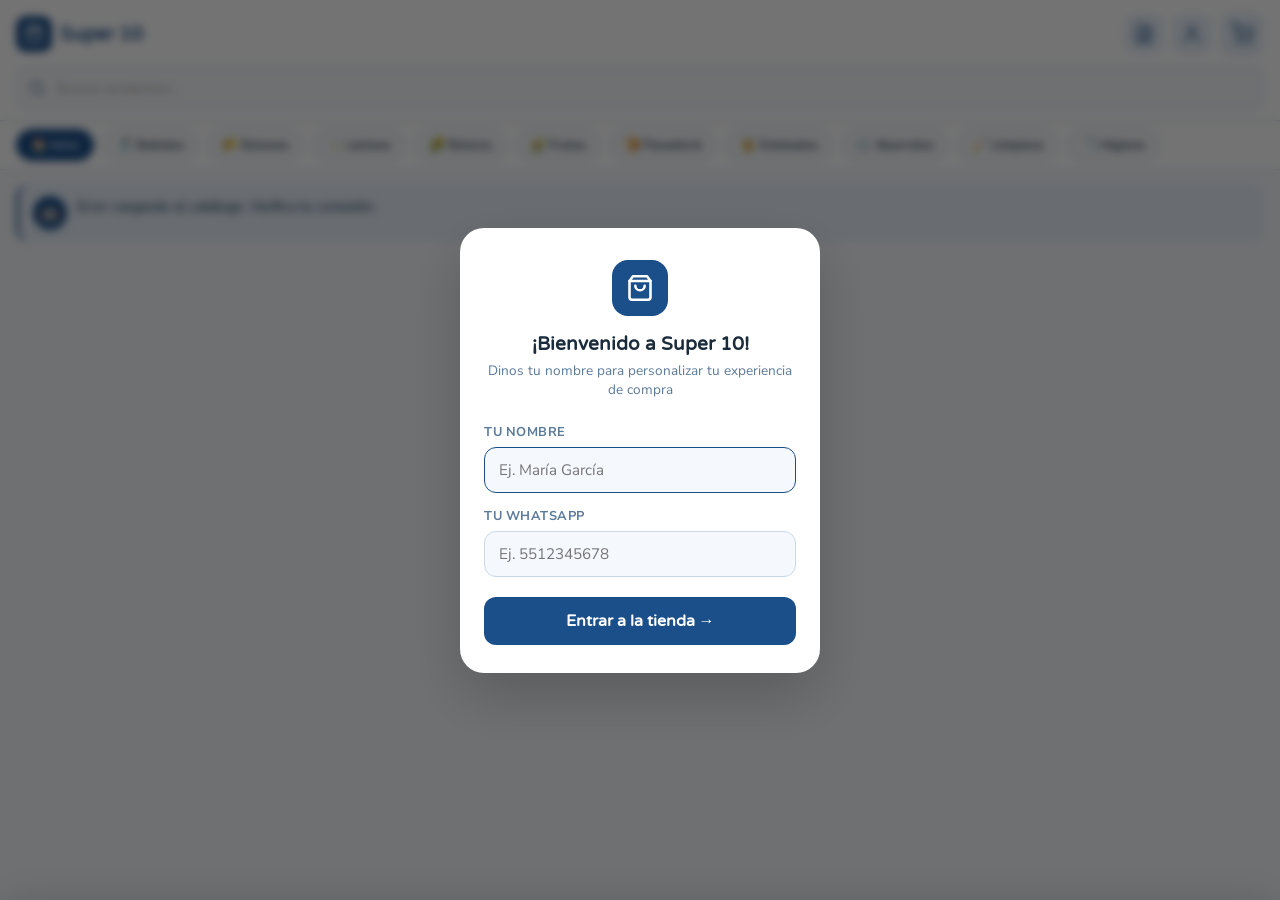
<file: tienda.html>
<!DOCTYPE html>
<html lang="es">
<head>
  <meta charset="UTF-8">
  <meta name="viewport" content="width=device-width, initial-scale=1.0, viewport-fit=cover">
  <meta name="theme-color" content="#25a244">
  <meta name="description" content="Tu tienda de abarrotes inteligente">
  <meta name="apple-mobile-web-app-capable" content="yes">
  <meta name="apple-mobile-web-app-status-bar-style" content="default">
  <meta name="apple-mobile-web-app-title" content="Mi Tienda">
  <link rel="manifest" href="manifest.json">
  <title>Mi Tienda</title>

  <!-- Varela Round (headings) + Nunito Sans (body) — UI Pro Max: Soft Rounded pairing -->
  <link rel="preconnect" href="https://fonts.googleapis.com">
  <link rel="preconnect" href="https://fonts.gstatic.com" crossorigin>
  <link href="https://fonts.googleapis.com/css2?family=Nunito+Sans:wght@300;400;500;600;700&family=Varela+Round&display=swap" rel="stylesheet">

  <style>
    /* ═══════════════════════════════════════════════════════════
       DESIGN TOKENS — Mercado Mexicano
       Style:      Vibrant & Block-based (UI Pro Max grocery/retail)
       Typography: Varela Round + Nunito Sans (Soft Rounded pairing)
       Palette:    Verde mercado + Naranja + Crema cálida
    ═══════════════════════════════════════════════════════════ */
    :root {
      --verde:          #1B4F8A;
      --verde-dark:     #132F52;
      --verde-light:    #E8F0FA;
      --acento:         #8BC34A;
      --acento-dark:    #6A9E30;
      --naranja:        #8BC34A;
      --naranja-dark:   #6A9E30;
      --naranja-light:  #F2F9E8;
      --crema:          #F5F8FC;
      --blanco:         #FFFFFF;
      --texto:          #1A2B3C;
      --subtexto:       #5B7A9A;
      --borde:          #C8D8EA;
      --shadow-card:    0 2px 12px rgba(27,79,138,.10), 0 1px 3px rgba(0,0,0,.06);
      --shadow-hover:   0 8px 24px rgba(27,79,138,.16), 0 2px 8px rgba(0,0,0,.08);
      --r-card:         16px;
      --r-btn:          12px;
      --font-head:      'Varela Round', sans-serif;
      --font-body:      'Nunito Sans', sans-serif;
      --ease:           cubic-bezier(.4,0,.2,1);
    }

    /* ── Reset ──────────────────────────────────────────────── */
    *, *::before, *::after { box-sizing: border-box; margin: 0; padding: 0; }
    html { font-size: 16px; -webkit-tap-highlight-color: transparent; }
    body {
      font-family: var(--font-body);
      background: var(--crema);
      color: var(--texto);
      min-height: 100vh;
      overscroll-behavior: none;
    }
    button { border: none; background: none; cursor: pointer; font-family: inherit; }
    img    { display: block; max-width: 100%; }
    .no-scrollbar { scrollbar-width: none; -ms-overflow-style: none; }
    .no-scrollbar::-webkit-scrollbar { display: none; }

    /* ═══════════════════════════════════════════════════════════
       HEADER
    ═══════════════════════════════════════════════════════════ */
    .header {
      position: sticky; top: 0; z-index: 100;
      background: var(--blanco);
      border-bottom: 1px solid var(--borde);
      padding: 12px 16px 10px;
      box-shadow: 0 1px 8px rgba(0,0,0,.06);
    }
    .header__top {
      display: flex; align-items: center;
      justify-content: space-between;
      margin-bottom: 10px;
    }
    .header__brand { display: flex; align-items: center; gap: 8px; }
    .header__logo {
      width: 36px; height: 36px;
      background: var(--verde); border-radius: 10px;
      display: flex; align-items: center; justify-content: center;
      flex-shrink: 0;
    }
    .header__logo svg { width: 20px; height: 20px; }
    .header__title {
      font-family: var(--font-head);
      font-size: 1.2rem; color: var(--texto);
    }
    .header__title span { color: var(--verde); }

    /* Cart button — min 44×44px (UX Pro Max touch rule) */
    .cart-btn {
      position: relative;
      min-width: 44px; min-height: 44px;
      display: flex; align-items: center; justify-content: center;
      background: var(--verde-light); border-radius: 12px;
      transition: background 150ms var(--ease), transform 150ms var(--ease);
    }
    .cart-btn:hover  { background: #d0ecd4; }
    .cart-btn:active { transform: scale(.92); }
    .cart-btn svg { width: 22px; height: 22px; color: var(--verde); }

    .cart-badge {
      position: absolute; top: -5px; right: -5px;
      min-width: 20px; height: 20px;
      background: var(--naranja); color: #fff;
      font-size: .7rem; font-weight: 700;
      border-radius: 10px; padding: 0 5px;
      border: 2px solid var(--blanco);
      display: none; align-items: center; justify-content: center;
      font-family: var(--font-body);
    }
    .cart-badge.visible { display: flex; }
    .cart-badge.pop { animation: badge-pop .35s cubic-bezier(.34,1.56,.64,1); }
    @keyframes badge-pop { from { transform: scale(.5); } to { transform: scale(1); } }

    /* Search */
    .search-wrap { position: relative; }
    .search-wrap .ico-search {
      position: absolute; left: 12px; top: 50%;
      transform: translateY(-50%);
      width: 18px; height: 18px;
      color: var(--subtexto); pointer-events: none;
    }
    .search-input {
      width: 100%; height: 44px;
      padding: 0 40px 0 40px;
      border-radius: 12px;
      border: 1.5px solid var(--borde);
      background: var(--crema);
      font-family: var(--font-body); font-size: .9rem;
      color: var(--texto); outline: none;
      transition: border-color 150ms var(--ease), box-shadow 150ms var(--ease);
    }
    .search-input::placeholder { color: #A9A09A; }
    .search-input:focus {
      border-color: var(--verde);
      box-shadow: 0 0 0 3px rgba(43,122,60,.12);
    }
    .search-wrap.has-query .ico-search { display: none; }
    .search-back {
      position: absolute; left: 8px; top: 50%;
      transform: translateY(-50%);
      display: none; align-items: center; justify-content: center;
      width: 32px; height: 32px;
      border-radius: 50%; color: var(--verde); border: none; cursor: pointer;
      z-index: 10; transition: background 150ms var(--ease);
    }
    .search-back.visible { display: flex; }
    .search-back:hover { background: var(--verde-light); }
    .search-back svg { width: 18px; height: 18px; }
    .search-clear {
      position: absolute; right: 10px; top: 50%;
      transform: translateY(-50%);
      z-index: 10;
      width: 32px; height: 32px;
      display: none; align-items: center; justify-content: center;
      border-radius: 50%; background: #ccc; color: #333;
      border: none; cursor: pointer;
      transition: background 150ms var(--ease);
    }
    .search-clear.visible { display: flex !important; }
    .search-clear:hover { background: #bbb; }
    .search-clear svg { width: 12px; height: 12px; }
    .search-dropdown {
      position: absolute; top: calc(100% + 6px); left: 0; right: 0;
      background: var(--blanco);
      border: 1.5px solid var(--borde);
      border-radius: 12px;
      box-shadow: 0 4px 20px rgba(0,0,0,.10);
      z-index: 150; overflow: hidden; display: none;
    }
    .search-dropdown.visible { display: block; }
    .search-sugg {
      display: flex; align-items: center; gap: 10px;
      padding: 9px 14px; cursor: pointer;
      font-size: .87rem; color: var(--texto);
      transition: background 120ms var(--ease);
    }
    .search-sugg:not(:last-child) { border-bottom: 1px solid var(--borde); }
    .search-sugg:hover { background: var(--crema); }
    .sugg-thumb {
      width: 28px; height: 28px; flex-shrink: 0;
      border-radius: 6px; background: var(--crema);
      display: flex; align-items: center; justify-content: center;
      font-size: .9rem; overflow: hidden;
    }
    .sugg-thumb img { width: 100%; height: 100%; object-fit: contain; }

    /* ═══════════════════════════════════════════════════════════
       GREETING CHIP
    ═══════════════════════════════════════════════════════════ */
    .greeting {
      margin: 14px 16px 0;
      padding: 12px 14px;
      background: var(--verde-light);
      border-radius: 14px;
      border-left: 3px solid var(--verde);
      display: flex; align-items: flex-start; gap: 10px;
    }
    .greeting__avatar {
      flex-shrink: 0; width: 34px; height: 34px;
      background: var(--verde); border-radius: 50%;
      display: flex; align-items: center; justify-content: center;
      font-size: 1rem;
    }
    .greeting__text {
      font-size: .875rem; line-height: 1.5;
      color: var(--verde-dark); font-weight: 500;
    }
    .greeting__text strong { font-weight: 700; }

    /* ═══════════════════════════════════════════════════════════
       SECTION HEADERS
    ═══════════════════════════════════════════════════════════ */
    .section { margin-top: 24px; }
    .section__head {
      display: flex; align-items: center;
      justify-content: space-between;
      padding: 0 16px; margin-bottom: 12px;
    }
    .section__title {
      font-family: var(--font-head);
      font-size: 1.05rem; color: var(--texto);
      display: flex; align-items: center; gap: 6px;
    }
    .section__title svg { width: 18px; height: 18px; flex-shrink: 0; }
    .section__badge {
      font-size: .75rem; font-weight: 600;
      color: var(--subtexto);
      background: var(--borde);
      padding: 2px 9px; border-radius: 20px;
    }

    /* ═══════════════════════════════════════════════════════════
       FAVORITOS — horizontal scroll with snap
    ═══════════════════════════════════════════════════════════ */
    .fav-scroll {
      display: flex; gap: 12px;
      padding: 4px 16px 8px;
      overflow-x: auto;
      scroll-snap-type: x mandatory;
      -webkit-overflow-scrolling: touch;
    }
    .fav-scroll .product-card {
      flex: 0 0 160px;
      width: 160px;
      min-height: 300px;
      scroll-snap-align: start;
    }
    .fav-scroll .product-card .card__img {
      height: 140px;
    }

    /* ═══════════════════════════════════════════════════════════
       EXPLORAR — 2-column grid
    ═══════════════════════════════════════════════════════════ */
    .explorar-grid {
      display: grid;
      grid-template-columns: repeat(auto-fill, minmax(155px, 1fr));
      gap: 12px;
      padding: 4px 16px 120px;
      max-width: 1100px;
      margin: 0 auto;
    }

    @media (min-width: 600px) {
      .explorar-grid {
        grid-template-columns: repeat(auto-fill, minmax(175px, 210px));
        justify-content: center;
        padding: 4px 24px 120px;
      }
    }
    .explorar-grid .product-card {
      min-height: 300px;
    }
    .explorar-grid .card__img {
      height: 140px;
    }

    /* ═══════════════════════════════════════════════════════════
       PRODUCT CARD
    ═══════════════════════════════════════════════════════════ */
    .product-card {
      background: var(--blanco);
      border-radius: var(--r-card);
      border: 1.5px solid var(--borde);
      box-shadow: var(--shadow-card);
      overflow: hidden;
      display: flex; flex-direction: column;
      cursor: pointer;
      transition: box-shadow 200ms var(--ease), transform 200ms var(--ease);
    }
    .product-card:hover  { box-shadow: var(--shadow-hover); transform: translateY(-2px); }
    .product-card:active { transform: scale(.97); }

    .card__img {
      width: 100%; height: 140px;
      display: flex; align-items: center; justify-content: center;
      font-size: 3rem;
      background: #fff;
      position: relative; overflow: hidden;
      flex-shrink: 0;
    }
    .card__img img {
      width: 100%; height: 100%;
      object-fit: contain; background: #fff;
      transition: transform 300ms var(--ease);
    }
    .product-card:hover .card__img img { transform: scale(1.04); }

    .card__usual {
      position: absolute; top: 6px; right: 6px;
      background: var(--naranja); color: #fff;
      font-size: .62rem; font-weight: 700;
      padding: 2px 7px; border-radius: 20px;
      text-transform: uppercase; letter-spacing: .5px;
    }

    .card__body {
      padding: 10px 10px 12px;
      display: flex; flex-direction: column; gap: 3px;
      flex: 1;
    }
    .card__cat {
      font-size: .68rem; font-weight: 700;
      color: var(--verde);
      text-transform: uppercase; letter-spacing: .6px;
    }
    .card__name {
      font-family: var(--font-head);
      font-size: .84rem; line-height: 1.25;
      color: var(--texto);
      display: -webkit-box;
      -webkit-line-clamp: 2;
      -webkit-box-orient: vertical;
      overflow: hidden;
    }
    .card__price-row {
      display: flex; align-items: baseline; gap: 3px;
      margin-top: 4px;
    }
    .card__price {
      font-family: var(--font-head);
      font-size: 1rem; color: var(--verde-dark);
    }
    .card__unit { font-size: .7rem; color: var(--subtexto); }

    .card__controls { margin-top: auto; padding-top: 8px; }

    /* Add button — min 44px height (UX rule) */
    .btn-add {
      width: 100%; min-height: 44px;
      background: var(--acento); color: #fff;
      font-family: var(--font-head); font-size: .85rem;
      border-radius: var(--r-btn);
      display: flex; align-items: center; justify-content: center; gap: 5px;
      transition: background 150ms var(--ease), transform 150ms var(--ease);
    }
    .btn-add:hover  { background: var(--acento-dark); }
    .btn-add:active { transform: scale(.95); }
    .btn-add svg { width: 15px; height: 15px; flex-shrink: 0; }

    /* Qty control */
    .qty-ctrl {
      display: flex; align-items: center;
      justify-content: space-between; gap: 4px;
      background: var(--verde-light); border-radius: var(--r-btn);
      padding: 4px; min-height: 44px;
    }
    /* min 44×44px on qty buttons (UX touch rule) */
    .qty-ctrl__btn {
      min-width: 36px; min-height: 36px;
      display: flex; align-items: center; justify-content: center;
      border-radius: 9px;
      background: var(--blanco); color: var(--verde);
      box-shadow: 0 1px 4px rgba(0,0,0,.08);
      transition: background 150ms var(--ease), transform 150ms var(--ease);
      flex-shrink: 0;
    }
    .qty-ctrl__btn:hover  { background: var(--verde); color: #fff; }
    .qty-ctrl__btn:active { transform: scale(.88); }
    .qty-ctrl__btn svg { width: 16px; height: 16px; }
    .qty-ctrl__val {
      font-family: var(--font-head); font-size: 1rem;
      color: var(--verde-dark); min-width: 24px; text-align: center;
    }

    /* ═══════════════════════════════════════════════════════════
       SUBCATEGORY BAR
    ═══════════════════════════════════════════════════════════ */
    .subcat-bar {
      display: none;
      gap: 8px;
      padding: 8px 16px 4px;
      overflow-x: auto;
      background: var(--blanco);
      border-bottom: 1px solid var(--borde);
    }
    .subcat-bar.visible { display: flex; }
    .subcat-pill {
      flex-shrink: 0;
      padding: 5px 14px;
      border-radius: 20px;
      border: 1.5px solid var(--borde);
      background: var(--blanco);
      font-family: var(--font-body);
      font-size: .8rem; font-weight: 600;
      color: var(--subtexto);
      cursor: pointer;
      transition: all 150ms var(--ease);
      white-space: nowrap;
    }
    .subcat-pill:hover  { border-color: var(--verde); color: var(--verde); }
    .subcat-pill.active { background: var(--verde); border-color: var(--verde); color: #fff; }

    /* ═══════════════════════════════════════════════════════════
       SKELETON LOADING
    ═══════════════════════════════════════════════════════════ */
    @keyframes shimmer {
      0%   { background-position: -200% 0; }
      100% { background-position:  200% 0; }
    }
    .skeleton {
      background: linear-gradient(90deg, #ede8df 25%, #f8f4ee 50%, #ede8df 75%);
      background-size: 200% 100%;
      animation: shimmer 1.6s ease-in-out infinite;
      border-radius: 8px;
    }
    .skel-card {
      flex: 0 0 152px;
      background: var(--blanco);
      border-radius: var(--r-card);
      border: 1.5px solid var(--borde);
      overflow: hidden;
    }
    .skel-card .sk-img { width: 100%; aspect-ratio: 1; }
    .skel-card .sk-body { padding: 10px; display: flex; flex-direction: column; gap: 8px; }
    .skel-card .sk-line { height: 10px; }
    .skel-card .sk-btn  { height: 40px; border-radius: var(--r-btn); margin-top: 2px; }

    /* ═══════════════════════════════════════════════════════════
       EMPTY STATE
    ═══════════════════════════════════════════════════════════ */
    .empty-state {
      grid-column: span 2;
      display: flex; flex-direction: column;
      align-items: center; gap: 10px;
      padding: 48px 20px; color: var(--subtexto);
      text-align: center;
    }
    .empty-state svg { width: 52px; height: 52px; opacity: .3; }
    .empty-state p { font-size: .9rem; line-height: 1.4; }

    /* ═══════════════════════════════════════════════════════════
       CART OVERLAY + BOTTOM SHEET
    ═══════════════════════════════════════════════════════════ */
    .overlay {
      position: fixed; inset: 0; z-index: 200;
      background: rgba(28,25,23,.5);
      backdrop-filter: blur(2px);
      opacity: 0; pointer-events: none;
      transition: opacity .3s var(--ease);
    }
    .overlay.open { opacity: 1; pointer-events: all; }

    .cart-sheet {
      position: fixed; bottom: 0; left: 0; right: 0;
      z-index: 201;
      background: var(--blanco);
      border-radius: 24px 24px 0 0;
      max-height: 82vh;
      display: flex; flex-direction: column;
      transform: translateY(100%);
      transition: transform .35s cubic-bezier(.4,0,.2,1);
      box-shadow: 0 -4px 32px rgba(0,0,0,.12);
    }
    .cart-sheet.open { transform: translateY(0); }

    .sheet-handle {
      width: 40px; height: 4px;
      background: var(--borde); border-radius: 2px;
      margin: 12px auto 0; flex-shrink: 0;
    }
    .sheet-header {
      display: flex; align-items: center;
      justify-content: space-between;
      padding: 14px 20px 12px;
      border-bottom: 1px solid var(--borde);
      flex-shrink: 0;
    }
    .sheet-title {
      font-family: var(--font-head);
      font-size: 1.1rem; color: var(--texto);
    }
    .sheet-close {
      min-width: 36px; min-height: 36px;
      display: flex; align-items: center; justify-content: center;
      border-radius: 50%; background: var(--crema); color: var(--subtexto);
      transition: background 150ms var(--ease);
    }
    .sheet-close:hover { background: var(--borde); }
    .sheet-close svg { width: 16px; height: 16px; }

    .sheet-items { overflow-y: auto; flex: 1; padding: 10px 20px; }

    .sheet-empty {
      display: flex; flex-direction: column;
      align-items: center; gap: 10px;
      padding: 36px 0; color: var(--subtexto);
      font-size: .9rem;
    }
    .sheet-empty svg { width: 48px; height: 48px; opacity: .3; }

    .cart-item {
      display: flex; align-items: center; gap: 10px;
      padding: 10px 0; border-bottom: 1px solid #f0f0f0;
    }
    .cart-item:last-child { border-bottom: none; }
    .cart-item__img {
      width: 44px; height: 44px; object-fit: contain;
      border-radius: 8px; background: #f5f5f5; flex-shrink: 0;
    }
    .cart-item__img--emoji {
      width: 44px; height: 44px; flex-shrink: 0;
      border-radius: 8px; background: #f5f5f5;
      display: flex; align-items: center; justify-content: center;
      font-size: 1.5rem;
    }
    .cart-item__info { flex: 1; min-width: 0; }
    .cart-item__name {
      font-size: .85rem; font-weight: 600; color: var(--texto);
      display: block; white-space: nowrap;
      overflow: hidden; text-overflow: ellipsis;
    }
    .cart-item__price { font-size: .75rem; color: #888; }
    .cart-item__qty {
      display: flex; align-items: center; gap: 6px;
      flex-shrink: 0;
    }
    .cart-item__qty button {
      width: 26px; height: 26px; border-radius: 50%;
      border: 1.5px solid var(--borde);
      background: #fff; font-size: 1rem;
      display: flex; align-items: center; justify-content: center;
      cursor: pointer; font-weight: 700; color: var(--verde);
      transition: all 150ms ease;
    }
    .cart-item__qty button:hover {
      background: var(--verde); color: #fff;
      border-color: var(--verde);
    }
    .cart-item__qty span {
      min-width: 20px; text-align: center;
      font-weight: 700; font-size: .9rem;
    }
    .cart-item__subtotal {
      font-weight: 700; font-size: .9rem; color: var(--verde-dark);
      flex-shrink: 0; min-width: 56px; text-align: right;
    }
    .cart-item__remove {
      color: #ccc; background: none; border: none;
      font-size: 1.1rem; cursor: pointer; padding: 4px;
      transition: color 150ms ease; flex-shrink: 0;
    }
    .cart-item__remove:hover { color: #e53935; }

    .sheet-footer {
      border-top: 1px solid var(--borde);
      padding: 14px 20px 20px; flex-shrink: 0;
    }
    .total-row {
      display: flex; justify-content: space-between;
      align-items: center; margin-bottom: 14px;
    }
    .total-label { font-size: .9rem; color: var(--subtexto); font-weight: 500; }
    .total-val {
      font-family: var(--font-head);
      font-size: 1.45rem; color: var(--texto);
    }
    .btn-checkout {
      width: 100%; min-height: 52px;
      background: var(--acento); color: #fff;
      font-family: var(--font-head); font-size: 1rem;
      border-radius: 14px;
      display: flex; align-items: center; justify-content: center; gap: 8px;
      box-shadow: 0 4px 16px rgba(139,195,74,.35);
      transition: background 150ms var(--ease), transform 150ms var(--ease);
    }
    .btn-checkout:hover  { background: var(--naranja-dark); }
    .btn-checkout:active { transform: scale(.97); }
    .btn-checkout svg { width: 20px; height: 20px; }
    .btn-stripe {
      width: 100%; padding: 14px; margin-top: 10px;
      background: #f0f0f0; color: #999;
      border: 2px dashed #ccc; border-radius: 12px;
      font-size: 1rem; font-weight: 600;
      cursor: not-allowed;
      display: flex; align-items: center; justify-content: center; gap: 8px;
    }
    .delivery-options { padding: 12px 0; border-top: 1px solid #f0f0f0; }
    .delivery-title { font-size: .8rem; color: #888; margin-bottom: 8px; }
    .delivery-grid { display: grid; grid-template-columns: 1fr 1fr; gap: 8px; }
    .delivery-btn {
      padding: 12px 8px; border-radius: 12px; border: 2px solid #e0e0e0;
      background: #fff; font-size: .82rem; font-weight: 600; color: #555;
      display: flex; flex-direction: column; align-items: center;
      gap: 4px; cursor: pointer; transition: all 150ms ease;
      line-height: 1.3; text-align: center;
    }
    .delivery-btn.active { border-color: #25a244; background: #f0faf3; color: #25a244; }
    .delivery-btn.disabled { opacity: .45; cursor: not-allowed; }
    .delivery-btn small { font-size: .7rem; font-weight: 400; color: #aaa; }
    /* ── SLOTS PICKUP ─── */
    .slots-section { padding: 12px 0 4px; border-top: 1px solid #f0f0f0; }
    .slots-title { font-size: .8rem; color: #888; margin-bottom: 8px; }
    .slots-grid { display: flex; flex-wrap: wrap; gap: 8px; }
    .slot-btn {
      padding: 7px 14px; border-radius: 20px; border: 1.5px solid #e0e0e0;
      background: #fff; font-size: .82rem; font-weight: 600; color: #555; cursor: pointer;
      transition: all 150ms ease;
    }
    .slot-btn.selected { border-color: #25a244; background: #f0faf3; color: #25a244; }
    .slot-btn:hover:not(.selected) { border-color: #bbb; }
    .btn-vaciar {
      width: 100%; margin-top: 8px; padding: 10px;
      background: none; border: none;
      color: #ccc; font-size: .82rem; cursor: pointer;
      transition: color 150ms ease;
    }
    .btn-vaciar:hover { color: #e53935; }

    /* ═══════════════════════════════════════════════════════════
       FOOTER
    ═══════════════════════════════════════════════════════════ */
    /* ── HISTORIAL ─────────────────────── */
    .historial-card {
      background: #fff; border: 1.5px solid var(--border);
      border-radius: 14px; padding: 14px 16px; margin-bottom: 10px;
    }
    .historial-fecha { font-size: .75rem; color: var(--text-muted); margin-bottom: 4px; }
    .historial-items { font-size: .85rem; color: var(--text-main); margin-bottom: 6px; line-height: 1.4; }
    .historial-total { font-size: .9rem; font-weight: 700; color: var(--green); }
    .historial-repetir {
      float: right; background: var(--green-light); color: var(--green);
      border: none; border-radius: 8px; padding: 5px 12px;
      font-size: .78rem; font-weight: 700; cursor: pointer;
    }
    /* ── ICONOS HEADER (Pedidos + Perfil) ── */
    .header-actions { display: flex; align-items: center; gap: 8px; }
    .hdr-btn {
      position: relative; min-width: 40px; min-height: 40px;
      display: flex; align-items: center; justify-content: center;
      background: var(--verde-light); border-radius: 12px; border: none;
      cursor: pointer; transition: background 150ms ease;
    }
    .hdr-btn:active { transform: scale(.92); }
    .hdr-btn svg { width: 20px; height: 20px; stroke: var(--verde); }
    /* ── DRAWERS ─────────────────────── */
    .drawer-overlay {
      display: none; position: fixed; inset: 0; z-index: 160;
      background: rgba(0,0,0,.35); backdrop-filter: blur(2px);
    }
    .drawer-overlay.open { display: block; }
    .drawer {
      position: fixed; top: 0; right: -100%; bottom: 0; z-index: 161;
      width: min(360px, 92vw); background: var(--fondo);
      overflow-y: auto; transition: right 300ms cubic-bezier(.4,0,.2,1);
      box-shadow: -4px 0 24px rgba(0,0,0,.15);
    }
    .drawer.open { right: 0; }
    .drawer-header {
      display: flex; align-items: center; justify-content: space-between;
      padding: 16px; border-bottom: 1px solid var(--borde);
      position: sticky; top: 0; background: var(--fondo); z-index: 2;
    }
    .drawer-header h2 {
      font-family: var(--font-head); font-size: 1rem; color: var(--texto); margin: 0;
    }
    .drawer-close {
      background: var(--verde-light); border: none; border-radius: 50%;
      width: 32px; height: 32px; display: flex; align-items: center;
      justify-content: center; cursor: pointer; font-size: 1.1rem; color: var(--verde);
    }
    .drawer-body { padding: 16px; }
    /* Vista de pedidos (legacy — ya no usada) */
    .vista-pedidos {
      display: none; position: fixed; inset: 0; z-index: 140;
      background: var(--fondo); overflow-y: auto;
      padding: 96px 16px 30px;
    }
    .vista-pedidos.open { display: block; }
    .vista-pedidos__header {
      font-family: var(--font-head); font-size: 1.2rem;
      color: var(--texto); margin-bottom: 16px;
    }
    body.pedidos-open main { display: none; }
    body.pedidos-open .cat-bar { display: none; }
    body.pedidos-open .subcat-bar { display: none; }
    body.pedidos-open .greeting { display: none; }
    /* ── VISTA PERFIL ─────────────────── */
    /* vista-perfil ahora es drawer — CSS legacy limpiado */
    .vista-perfil { display: none; }
    /* Header navy del perfil */
    .perfil-hero {
      background: var(--verde-dark); padding: 80px 24px 28px;
      text-align: center; position: relative;
    }
    .perfil-hero__inicial {
      width: 64px; height: 64px; border-radius: 50%;
      background: rgba(255,255,255,.18); color: #fff;
      font-family: var(--font-head); font-size: 1.6rem;
      display: flex; align-items: center; justify-content: center;
      margin: 0 auto 12px;
    }
    .perfil-hero__nombre {
      font-family: var(--font-head); font-size: 1.3rem;
      color: #fff; margin-bottom: 4px;
    }
    .perfil-hero__wsp { font-size: .85rem; color: rgba(255,255,255,.7); }
    /* Secciones de tarjetas */
    .perfil-body { padding: 16px; }
    .perfil-seccion {
      background: #fff; border-radius: 16px; overflow: hidden;
      border: 1.5px solid var(--borde); margin-bottom: 12px;
    }
    .perfil-seccion__titulo {
      font-size: .72rem; font-weight: 700; color: var(--subtexto);
      text-transform: uppercase; letter-spacing: .5px;
      padding: 12px 16px 4px;
    }
    .perfil-row {
      width: 100%; display: flex; align-items: center; gap: 14px;
      padding: 14px 16px; background: none; border: none;
      border-top: 1px solid var(--borde); cursor: pointer; text-align: left;
    }
    .perfil-seccion > .perfil-row:first-of-type { border-top: none; }
    .perfil-row__icon {
      width: 36px; height: 36px; border-radius: 10px;
      background: var(--verde-light); display: flex;
      align-items: center; justify-content: center; font-size: 1rem; flex-shrink: 0;
    }
    .perfil-row__info { flex: 1; }
    .perfil-row__label { font-size: .9rem; font-weight: 600; color: var(--texto); }
    .perfil-row__sub { font-size: .76rem; color: var(--subtexto); margin-top: 1px; }
    .perfil-row__arrow { color: var(--borde); font-size: 1.3rem; }
    .perfil-row__badge {
      font-size: .7rem; background: var(--borde); color: var(--subtexto);
      padding: 2px 8px; border-radius: 10px; font-weight: 600;
    }
    .perfil-row--danger .perfil-row__label { color: #DC2626; }
    .perfil-row--danger .perfil-row__icon { background: #FEE2E2; }
    .perfil-row--pronto { opacity: .55; cursor: default; }
    /* Horario expandible */
    .perfil-horario-detalle {
      padding: 0 16px 14px; font-size: .88rem; color: var(--subtexto);
      border-top: 1px solid var(--borde); display: none;
    }
    .perfil-horario-detalle.open { display: block; }
    .footer {
      padding: 24px 16px 40px;
      text-align: center;
      font-size: .78rem; color: var(--subtexto);
    }

    /* ═══════════════════════════════════════════════════════════
       CATEGORY BAR
    ═══════════════════════════════════════════════════════════ */
    .cat-bar {
      display: flex; gap: 8px;
      overflow-x: auto; padding: 8px 16px;
      scrollbar-width: none; background: var(--blanco);
      border-bottom: 1px solid var(--borde);
      position: sticky; top: 64px; z-index: 90;
    }
    .cat-bar::-webkit-scrollbar { display: none; }
    .cat-pill {
      flex-shrink: 0; padding: 6px 14px;
      border-radius: 20px; border: 1.5px solid var(--borde);
      background: var(--crema); color: var(--texto);
      font-size: .8rem; font-weight: 600; cursor: pointer;
      white-space: nowrap; transition: all 150ms ease;
    }
    .cat-pill.active {
      background: var(--verde); color: #fff;
      border-color: var(--verde);
    }
    .cat-pill:hover:not(.active) {
      border-color: var(--verde); color: var(--verde);
    }

    /* ═══════════════════════════════════════════════════════════
       FADE-UP ANIMATION
    ═══════════════════════════════════════════════════════════ */
    @keyframes fade-up {
      from { opacity: 0; transform: translateY(14px); }
      to   { opacity: 1; transform: translateY(0); }
    }
    .fade-up { animation: fade-up .4s var(--ease) both; }

    /* Respect prefers-reduced-motion (UX Pro Max accessibility rule) */
    @media (prefers-reduced-motion: reduce) {
      *, *::before, *::after {
        animation-duration: .01ms !important;
        transition-duration: .01ms !important;
      }
    }


    /* ═══════════════════════════════════════════════════════════
       MODAL REGISTRO CLIENTE
    ═══════════════════════════════════════════════════════════ */
    .registro-overlay {
      display: none; position: fixed; inset: 0; z-index: 999;
      background: rgba(0,0,0,.55); backdrop-filter: blur(4px);
      align-items: center; justify-content: center; padding: 24px;
    }
    .registro-overlay.open { display: flex; }
    .registro-card {
      background: var(--blanco); border-radius: 24px;
      padding: 32px 24px 28px; width: 100%; max-width: 360px;
      box-shadow: 0 24px 60px rgba(0,0,0,.18);
      animation: fade-up .3s var(--ease) both;
    }
    .registro-logo {
      width: 56px; height: 56px; border-radius: 16px;
      background: var(--verde); display: flex; align-items: center;
      justify-content: center; margin: 0 auto 16px;
    }
    .registro-logo svg { width: 28px; height: 28px; }
    .registro-card h2 {
      font-family: var(--font-head); font-size: 1.2rem;
      color: var(--texto); text-align: center; margin-bottom: 6px;
    }
    .registro-card p {
      font-size: .85rem; color: var(--subtexto);
      text-align: center; margin-bottom: 24px;
    }
    .registro-field { margin-bottom: 14px; }
    .registro-field label {
      display: block; font-size: .8rem; font-weight: 700;
      color: var(--subtexto); margin-bottom: 6px; text-transform: uppercase; letter-spacing: .04em;
    }
    .registro-field input {
      width: 100%; padding: 12px 14px; border-radius: 12px;
      border: 1.5px solid var(--borde); font-family: var(--font-body);
      font-size: .95rem; color: var(--texto); background: var(--crema);
      outline: none; transition: border-color 150ms;
    }
    .registro-field input:focus { border-color: var(--verde); }
    .btn-registro {
      width: 100%; padding: 14px; border-radius: 12px;
      background: var(--verde); color: #fff;
      font-family: var(--font-head); font-size: 1rem;
      font-weight: 700; cursor: pointer; border: none;
      margin-top: 6px; transition: background 150ms;
    }
    .btn-registro:hover { background: var(--verde-dark); }
    .btn-registro:disabled { opacity: .6; cursor: not-allowed; }
    /* Saludo en header */
    .header__saludo {
      font-size: .75rem; color: var(--subtexto);
      margin-top: 1px;
    }
  </style>
</head>
<body>

<!-- ═══════════ HEADER ═══════════ -->
<header class="header">
  <div class="header__top">
    <div class="header__brand">
      <div class="header__logo" aria-hidden="true">
        <!-- Store bag icon (Heroicons outline) -->
        <svg xmlns="http://www.w3.org/2000/svg" viewBox="0 0 24 24" fill="none"
             stroke="white" stroke-width="2.2" stroke-linecap="round" stroke-linejoin="round">
          <path d="M6 2L3 6v14a2 2 0 0 0 2 2h14a2 2 0 0 0 2-2V6l-3-4z"/>
          <line x1="3" y1="6" x2="21" y2="6"/>
          <path d="M16 10a4 4 0 0 1-8 0"/>
        </svg>
      </div>
      <div>
      <h1 class="header__title"><span class="store-name" id="storeName"></span></h1>
      <div class="header__saludo" id="headerSaludo"></div>
    </div>
    </div>

    <div class="header-actions">
      <!-- Pedidos -->
      <button class="hdr-btn" id="hdrPedidosBtn" onclick="abrirDrawer('pedidos')" aria-label="Mis pedidos">
        <svg viewBox="0 0 24 24" fill="none" stroke-width="2" stroke-linecap="round" stroke-linejoin="round">
          <path d="M14 2H6a2 2 0 0 0-2 2v16a2 2 0 0 0 2 2h12a2 2 0 0 0 2-2V8z"/>
          <polyline points="14 2 14 8 20 8"/>
          <line x1="16" y1="13" x2="8" y2="13"/>
          <line x1="16" y1="17" x2="8" y2="17"/>
        </svg>
      </button>
      <!-- Perfil -->
      <button class="hdr-btn" id="hdrPerfilBtn" onclick="abrirDrawer('perfil')" aria-label="Mi perfil">
        <svg viewBox="0 0 24 24" fill="none" stroke-width="2" stroke-linecap="round" stroke-linejoin="round">
          <path d="M20 21v-2a4 4 0 0 0-4-4H8a4 4 0 0 0-4 4v2"/>
          <circle cx="12" cy="7" r="4"/>
        </svg>
      </button>
      <!-- Carrito -->
      <button class="cart-btn" id="cartOpenBtn" aria-label="Abrir carrito">
        <svg xmlns="http://www.w3.org/2000/svg" viewBox="0 0 24 24" fill="none"
             stroke="currentColor" stroke-width="2.2" stroke-linecap="round" stroke-linejoin="round">
          <circle cx="9" cy="21" r="1"/><circle cx="20" cy="21" r="1"/>
          <path d="M1 1h4l2.68 13.39a2 2 0 0 0 2 1.61h9.72a2 2 0 0 0 2-1.61L23 6H6"/>
        </svg>
        <span class="cart-badge" id="cartBadge" aria-live="polite" aria-label="Productos en carrito">0</span>
      </button>
    </div>
  </div>

  <div class="search-wrap">
    <!-- Botón volver (visible solo con texto) -->
    <button class="search-back" id="searchBack" aria-label="Volver al catálogo">
      <svg xmlns="http://www.w3.org/2000/svg" viewBox="0 0 24 24" fill="none"
           stroke="currentColor" stroke-width="2.5" stroke-linecap="round" stroke-linejoin="round"
           aria-hidden="true">
        <line x1="19" y1="12" x2="5" y2="12"/><polyline points="12 19 5 12 12 5"/>
      </svg>
    </button>
    <!-- Magnifying glass icon (se oculta cuando hay texto) -->
    <svg class="ico-search" xmlns="http://www.w3.org/2000/svg" viewBox="0 0 24 24" fill="none"
         stroke="currentColor" stroke-width="2" stroke-linecap="round" stroke-linejoin="round"
         aria-hidden="true">
      <circle cx="11" cy="11" r="8"/><line x1="21" y1="21" x2="16.65" y2="16.65"/>
    </svg>
    <input
      type="search"
      class="search-input"
      id="searchInput"
      placeholder="Buscar productos…"
      aria-label="Buscar productos"
      autocomplete="off"
    >
    <button class="search-clear" id="searchClear" aria-label="Limpiar búsqueda">
      <svg xmlns="http://www.w3.org/2000/svg" viewBox="0 0 24 24" fill="none"
           stroke="currentColor" stroke-width="2.8" stroke-linecap="round" aria-hidden="true">
        <line x1="18" y1="6" x2="6" y2="18"/><line x1="6" y1="6" x2="18" y2="18"/>
      </svg>
    </button>
    <div class="search-dropdown no-scrollbar" id="searchDropdown" role="listbox"></div>
  </div>
</header>

<!-- ═══════════ CATEGORY BAR ═══════════ -->
<div class="cat-bar no-scrollbar" id="catBar">
  <button class="cat-pill active" data-cat=""          onclick="filterByCat(null)">🏠 Inicio</button>
  <button class="cat-pill" data-cat="Bebidas"          onclick="filterByCat('Bebidas')">🥤 Bebidas</button>
  <button class="cat-pill" data-cat="Botanas"          onclick="filterByCat('Botanas')">🌮 Botanas</button>
  <button class="cat-pill" data-cat="Lácteos"          onclick="filterByCat('Lácteos')">🥛 Lácteos</button>
  <button class="cat-pill" data-cat="Básicos"          onclick="filterByCat('Básicos')">🌽 Básicos</button>
  <button class="cat-pill" data-cat="Frutas"           onclick="filterByCat('Frutas')">🥑 Frutas</button>
  <button class="cat-pill" data-cat="Panadería"        onclick="filterByCat('Panadería')">🍞 Panadería</button>
  <button class="cat-pill" data-cat="Enlatados"        onclick="filterByCat('Enlatados')">🥫 Enlatados</button>
  <button class="cat-pill" data-cat="Abarrotes"        onclick="filterByCat('Abarrotes')">🛒 Abarrotes</button>
  <button class="cat-pill" data-cat="Limpieza"         onclick="filterByCat('Limpieza')">🧹 Limpieza</button>
  <button class="cat-pill" data-cat="Higiene"          onclick="filterByCat('Higiene')">🧻 Higiene</button>
</div>

<!-- ═══════════ SUBCATEGORY BAR ═══════════ -->
<div class="subcat-bar no-scrollbar" id="subcatBar"></div>

<!-- ═══════════ GREETING CHIP ═══════════ -->
<div class="greeting" id="greetingChip">
  <div class="greeting__avatar" aria-hidden="true">🤖</div>
  <p class="greeting__text" id="greetingText">Cargando tu catálogo personalizado…</p>
</div>

<!-- ═══════════ SKELETON (while loading) ═══════════ -->
<section class="section" id="skeletonSection" aria-hidden="true">
  <div class="section__head">
    <div class="skeleton" style="width:130px;height:22px;border-radius:6px;"></div>
  </div>
  <div class="fav-scroll no-scrollbar">
    <div class="skel-card"><div class="sk-img skeleton"></div><div class="sk-body"><div class="sk-line skeleton" style="width:55%"></div><div class="sk-line skeleton" style="width:85%"></div><div class="sk-line skeleton" style="width:40%"></div><div class="sk-btn skeleton"></div></div></div>
    <div class="skel-card"><div class="sk-img skeleton"></div><div class="sk-body"><div class="sk-line skeleton" style="width:70%"></div><div class="sk-line skeleton" style="width:75%"></div><div class="sk-line skeleton" style="width:45%"></div><div class="sk-btn skeleton"></div></div></div>
    <div class="skel-card"><div class="sk-img skeleton"></div><div class="sk-body"><div class="sk-line skeleton" style="width:60%"></div><div class="sk-line skeleton" style="width:90%"></div><div class="sk-line skeleton" style="width:35%"></div><div class="sk-btn skeleton"></div></div></div>
  </div>
</section>

<!-- ═══════════ FAVORITOS — horizontal scroll ═══════════ -->
<section class="section" id="favSection" style="display:none;" aria-label="Tus productos favoritos">
  <div class="section__head">
    <h2 class="section__title">
      <!-- Star icon filled -->
      <svg xmlns="http://www.w3.org/2000/svg" viewBox="0 0 24 24" fill="#F97316" stroke="none" aria-hidden="true">
        <polygon points="12 2 15.09 8.26 22 9.27 17 14.14 18.18 21.02 12 17.77 5.82 21.02 7 14.14 2 9.27 8.91 8.26 12 2"/>
      </svg>
      Mis Favoritos
    </h2>
    <span class="section__badge" id="favCount">0</span>
  </div>
  <div class="fav-scroll no-scrollbar" id="favScroll"></div>
</section>

<!-- ═══════════ EXPLORAR — 2-column grid ═══════════ -->
<section class="section" id="explSection" style="display:none;" aria-label="Explorar más productos">
  <div class="section__head">
    <h2 class="section__title">
      <!-- Compass / search icon -->
      <svg xmlns="http://www.w3.org/2000/svg" viewBox="0 0 24 24" fill="none"
           stroke="#2B7A3C" stroke-width="2.2" stroke-linecap="round" stroke-linejoin="round" aria-hidden="true">
        <circle cx="11" cy="11" r="8"/><line x1="21" y1="21" x2="16.65" y2="16.65"/>
      </svg>
      Explorar más
    </h2>
    <span class="section__badge" id="explCount">0</span>
  </div>
  <div class="explorar-grid" id="explGrid"></div>
</section>

<!-- ═══════════ HISTORIAL ═══════════ -->
<section class="section" id="historialSection" style="display:none">
  <div class="section-header">
    <span class="section-title">🕐 Mis pedidos</span>
    <span class="section-count" id="historialCount"></span>
  </div>
  <div id="historialList"></div>
</section>

<!-- ═══════════ FOOTER ═══════════ -->
<footer class="footer">
  <p id="horarioPickup" style="font-size:.8rem;color:var(--text-muted)"></p>
  <p>Super 10 · Tu tienda de confianza</p>
</footer>

<!-- ═══════════ VISTA PEDIDOS ═══════════ -->
<div class="vista-pedidos" id="vistaPedidos">
  <button onclick="switchTabTienda('inicio')" class="vista-back-btn">
    <svg viewBox="0 0 24 24" fill="none" stroke-width="2.5" stroke-linecap="round" stroke-linejoin="round" style="width:18px;height:18px;stroke:currentColor">
      <polyline points="15 18 9 12 15 6"/>
    </svg>
    Regresar
  </button>
  <div class="vista-pedidos__header">🕐 Mis pedidos</div>
  <div id="historialListTab"></div>
  <div id="historialEmptyTab" style="display:none;text-align:center;padding:40px 0;color:var(--subtexto)">
    <div style="font-size:2.5rem;margin-bottom:12px">🛒</div>
    <div style="font-weight:600;margin-bottom:6px">Aún no tienes pedidos</div>
    <div style="font-size:.85rem">Cuando hagas tu primer pedido, aparecerá aquí</div>
  </div>
</div>

<!-- ═══════════ DRAWER OVERLAY ═══════════ -->
<div class="drawer-overlay" id="drawerOverlay" onclick="cerrarDrawer()"></div>

<!-- ═══════════ DRAWER PEDIDOS ═══════════ -->
<div class="drawer" id="drawerPedidos">
  <div class="drawer-header">
    <h2>📋 Mis Pedidos</h2>
    <button class="drawer-close" onclick="cerrarDrawer()">✕</button>
  </div>
  <div class="drawer-body" id="drawerPedidosBody">
    <p style="color:var(--subtexto);font-size:.9rem;text-align:center;padding:24px 0">Cargando pedidos...</p>
  </div>
</div>

<!-- ═══════════ DRAWER PERFIL ═══════════ -->
<div class="drawer" id="drawerPerfil">
  <div class="perfil-hero">
    <div class="perfil-hero__inicial" id="perfilInicial">J</div>
    <div class="perfil-hero__nombre" id="perfilNombre">—</div>
    <div class="perfil-hero__wsp" id="perfilWsp">—</div>
  </div>

  <div class="perfil-body">

    <!-- Sección Mi cuenta -->
    <div class="perfil-seccion">
      <div class="perfil-seccion__titulo">Mi cuenta</div>
      <button class="perfil-row" onclick="editarDatosPerfil()">
        <div class="perfil-row__icon">👤</div>
        <div class="perfil-row__info">
          <div class="perfil-row__label">Información personal</div>
          <div class="perfil-row__sub">Nombre y número de WhatsApp</div>
        </div>
        <span class="perfil-row__arrow">›</span>
      </button>
      <button class="perfil-row perfil-row--pronto" disabled>
        <div class="perfil-row__icon">💳</div>
        <div class="perfil-row__info">
          <div class="perfil-row__label">Métodos de pago</div>
          <div class="perfil-row__sub">Tarjeta de crédito o débito</div>
        </div>
        <span class="perfil-row__badge">Próximamente</span>
      </button>
    </div>

    <!-- Sección La tienda -->
    <div class="perfil-seccion">
      <div class="perfil-seccion__titulo">La tienda</div>
      <button class="perfil-row" onclick="verHorarioPerfil()">
        <div class="perfil-row__icon">🕐</div>
        <div class="perfil-row__info">
          <div class="perfil-row__label">Horario de pick up</div>
          <div class="perfil-row__sub" id="perfilHorarioSub">Ver horario disponible</div>
        </div>
        <span class="perfil-row__arrow" id="perfil-horario-arrow">›</span>
      </button>
      <div class="perfil-horario-detalle" id="perfilHorario">
        <span id="perfilHorarioTexto">Cargando...</span>
      </div>
      <button class="perfil-row" onclick="contactarTienda()">
        <div class="perfil-row__icon">💬</div>
        <div class="perfil-row__info">
          <div class="perfil-row__label">Contactar a la tienda</div>
          <div class="perfil-row__sub">Enviar mensaje por WhatsApp</div>
        </div>
        <span class="perfil-row__arrow">›</span>
      </button>
    </div>

    <!-- Sección Sesión -->
    <div class="perfil-seccion">
      <button class="perfil-row perfil-row--danger" onclick="cerrarSesion()">
        <div class="perfil-row__icon">🚪</div>
        <div class="perfil-row__info">
          <div class="perfil-row__label">Cerrar sesión</div>
          <div class="perfil-row__sub">Cambiar de cuenta</div>
        </div>
        <span class="perfil-row__arrow">›</span>
      </button>
    </div>

  </div>
</div>

<!-- ═══════════ OVERLAY (carrito) ═══════════ -->
<div class="overlay" id="overlay"></div>

<!-- ═══════════ CART BOTTOM SHEET ═══════════ -->
<div class="cart-sheet" id="cartSheet"
     role="dialog" aria-modal="true" aria-label="Carrito de compras">
  <div class="sheet-handle" aria-hidden="true"></div>
  <div class="sheet-header">
    <h3 class="sheet-title">Tu Carrito</h3>
    <button class="sheet-close" id="cartCloseBtn" aria-label="Cerrar carrito">
      <!-- X icon -->
      <svg xmlns="http://www.w3.org/2000/svg" viewBox="0 0 24 24" fill="none"
           stroke="currentColor" stroke-width="2.5" stroke-linecap="round">
        <line x1="18" y1="6" x2="6" y2="18"/><line x1="6" y1="6" x2="18" y2="18"/>
      </svg>
    </button>
  </div>
  <div class="sheet-items no-scrollbar" id="cartItems">
    <div class="sheet-empty">
      <svg xmlns="http://www.w3.org/2000/svg" viewBox="0 0 24 24" fill="none"
           stroke="currentColor" stroke-width="1.5" stroke-linecap="round" stroke-linejoin="round">
        <circle cx="9" cy="21" r="1"/><circle cx="20" cy="21" r="1"/>
        <path d="M1 1h4l2.68 13.39a2 2 0 0 0 2 1.61h9.72a2 2 0 0 0 2-1.61L23 6H6"/>
      </svg>
      <p>Tu carrito está vacío</p>
    </div>
  </div>
  <div class="sheet-footer">
    <div class="delivery-options">
      <p class="delivery-title">¿Cómo recibes tu pedido?</p>
      <div class="delivery-grid">
        <button class="delivery-btn active" id="btnPickup" onclick="selectDelivery('pickup')">
          🏪 <span>Recoger<br>en tienda</span>
        </button>
        <button class="delivery-btn disabled" id="btnEnvio" disabled>
          🚚 <span>Envío a<br>domicilio<br><small>Próximamente</small></span>
        </button>
      </div>
    </div>
    <!-- slots pickup -->
    <div class="slots-section" id="slotsSection" style="display:none">
      <p class="slots-title">🕐 ¿A qué hora recoges?</p>
      <div class="slots-grid" id="slotsGrid"></div>
    </div>
    <div class="total-row">
      <span class="total-label">Total a pagar</span>
      <span class="total-val" id="cartTotal">$0.00</span>
    </div>
    <button class="btn-checkout" onclick="sendWhatsApp()" aria-label="Enviar pedido por WhatsApp">
      <!-- WhatsApp icon -->
      <svg xmlns="http://www.w3.org/2000/svg" viewBox="0 0 24 24" fill="currentColor" aria-hidden="true">
        <path d="M17.472 14.382c-.297-.149-1.758-.867-2.03-.967-.273-.099-.471-.148-.67.15-.197.297-.767.966-.94 1.164-.173.199-.347.223-.644.075-.297-.15-1.255-.463-2.39-1.475-.883-.788-1.48-1.761-1.653-2.059-.173-.297-.018-.458.13-.606.134-.133.298-.347.446-.52.149-.174.198-.298.298-.497.099-.198.05-.371-.025-.52-.075-.149-.669-1.612-.916-2.207-.242-.579-.487-.5-.669-.51a12.8 12.8 0 0 0-.57-.01c-.198 0-.52.074-.792.372-.272.297-1.04 1.016-1.04 2.479 0 1.462 1.065 2.875 1.213 3.074.149.198 2.096 3.2 5.077 4.487.709.306 1.262.489 1.694.625.712.227 1.36.195 1.871.118.571-.085 1.758-.719 2.006-1.413.248-.694.248-1.289.173-1.413-.074-.124-.272-.198-.57-.347m-5.421 7.403h-.004a9.87 9.87 0 0 1-5.031-1.378l-.361-.214-3.741.982.998-3.648-.235-.374a9.86 9.86 0 0 1-1.51-5.26c.001-5.45 4.436-9.884 9.888-9.884 2.64 0 5.122 1.03 6.988 2.898a9.825 9.825 0 0 1 2.893 6.994c-.003 5.45-4.437 9.884-9.885 9.884m8.413-18.297A11.815 11.815 0 0 0 12.05 0C5.495 0 .16 5.335.157 11.892c0 2.096.547 4.142 1.588 5.945L.057 24l6.305-1.654a11.882 11.882 0 0 0 5.683 1.448h.005c6.554 0 11.89-5.335 11.893-11.893a11.821 11.821 0 0 0-3.48-8.413z"/>
      </svg>
      Enviar por WhatsApp
    </button>
    <button class="btn-stripe" disabled>
      💳 Pagar en línea — Próximamente
    </button>
    <button onclick="clearCart()" class="btn-vaciar">
      🗑️ Vaciar carrito
    </button>
  </div>
</div>


<!-- ═══════════ MODAL REGISTRO ═══════════ -->
<div class="registro-overlay" id="registroOverlay">
  <div class="registro-card">
    <div class="registro-logo">
      <svg xmlns="http://www.w3.org/2000/svg" viewBox="0 0 24 24" fill="none"
           stroke="white" stroke-width="2.2" stroke-linecap="round" stroke-linejoin="round">
        <path d="M6 2L3 6v14a2 2 0 0 0 2 2h14a2 2 0 0 0 2-2V6l-3-4z"/>
        <line x1="3" y1="6" x2="21" y2="6"/>
        <path d="M16 10a4 4 0 0 1-8 0"/>
      </svg>
    </div>
    <h2>¡Bienvenido a Super 10!</h2>
    <p>Dinos tu nombre para personalizar tu experiencia de compra</p>
    <div class="registro-field">
      <label>Tu nombre</label>
      <input type="text" id="regNombre" placeholder="Ej. María García" autocomplete="given-name">
    </div>
    <div class="registro-field">
      <label>Tu WhatsApp</label>
      <input type="tel" id="regWhatsapp" placeholder="Ej. 5512345678" autocomplete="tel">
    </div>
    <button class="btn-registro" id="btnRegistro" onclick="registrarCliente()">
      Entrar a la tienda →
    </button>
  </div>
</div>

<script>
/* ═══════════════════════════════════════════════════════════
   CONFIG
═══════════════════════════════════════════════════════════ */
const CONFIG = {
  webhookUrl:     'http://localhost:5678/webhook/tienda-catalogo',
  userId:         'demo_user_01',
  whatsappNumero: '525513222091',
  nombreTienda:   'Super 10',
  eslogan:        'Tu tienda de confianza'
};

/* ═══════════════════════════════════════════════════════════
   PRODUCT EMOJI MAP (same as app.js)
═══════════════════════════════════════════════════════════ */
const PRODUCT_EMOJIS = {
  'Leche Santa Clara 1L':'🥛','Huevos San Juan 12 pzas':'🥚',
  'Pan Bimbo Blanco 680g':'🍞','Coca-Cola 2L':'🥤',
  'Arroz SOS 1kg':'🍚','Frijol Negro La Sierra 560g':'🫘',
  'Aceite 1-2-3 1L':'🫒','Atún Dolores en agua 140g':'🐟',
  'Jabón Roma 1kg':'🧼','Papel Higiénico Pétalo 4r':'🧻',
  'Tortillas de Maíz 1kg':'🫓','Azúcar Morena 1kg':'🍯',
  'Café Nescafé Clásico 120g':'☕','Crema Lala 200ml':'🍶',
  'Aguacate Hass (c/u)':'🥑'
};
const EMOJI_MAP = {
  'Lácteos':'🥛','Básicos':'🥚','Panadería':'🍞','Bebidas':'🥤',
  'Abarrotes':'🫘','Enlatados':'🥫','Limpieza':'🧹','Higiene':'🧻',
  'Frutas':'🥑','default':'🛍️'
};

/* ═══════════════════════════════════════════════════════════
   SUPABASE (fallback directo si n8n no responde)
═══════════════════════════════════════════════════════════ */
const SUPABASE_URL = 'https://dqrhqzdfzhkqpgawgjga.supabase.co';
const SUPABASE_KEY = 'sb_publishable_kponNfbiTEBSbJaP6tf-Xg_pVOdCApQ';
// FAV_IDS se carga dinámicamente desde el historial del cliente
const FAV_IDS = []; // se llena en cargarFavoritosCliente()

/* ═══════════════════════════════════════════════════════════
   STATE
═══════════════════════════════════════════════════════════ */
let cart        = [];
let allProducts = [];
let activeData  = null;   // vista actual (puede ser filtrada)
let catalogData = null;   // catálogo completo original (nunca se sobreescribe con filtros)
let slotSeleccionado = null; // hora de pick up elegida por el cliente


/* ═══════════════════════════════════════════════════════════
   CLIENTE — Registro e identificación
═══════════════════════════════════════════════════════════ */
let clienteActual = null;

function getClienteLocal() {
  try {
    const c = localStorage.getItem('super10_cliente');
    return c ? JSON.parse(c) : null;
  } catch { return null; }
}

function setClienteLocal(cliente) {
  try { localStorage.setItem('super10_cliente', JSON.stringify(cliente)); } catch {}
}

function mostrarRegistro() {
  document.getElementById('registroOverlay').classList.add('open');
  setTimeout(() => document.getElementById('regNombre').focus(), 100);
}

function ocultarRegistro() {
  document.getElementById('registroOverlay').classList.remove('open');
}

async function registrarCliente() {
  const nombre = document.getElementById('regNombre').value.trim();
  const whatsapp = document.getElementById('regWhatsapp').value.trim().replace(/\D/g, '');

  if (!nombre) { document.getElementById('regNombre').focus(); return; }
  if (!whatsapp || whatsapp.length < 10) { document.getElementById('regWhatsapp').focus(); return; }

  const btn = document.getElementById('btnRegistro');
  btn.disabled = true;
  btn.textContent = 'Guardando...';

  // Guardar/actualizar en Supabase
  try {
    const res = await fetch(`${SUPABASE_URL}/rest/v1/clientes`, {
      method: 'POST',
      headers: {
        'apikey': SUPABASE_KEY,
        'Authorization': `Bearer ${SUPABASE_KEY}`,
        'Content-Type': 'application/json',
        'Prefer': 'resolution=merge-duplicates,return=representation'
      },
      body: JSON.stringify({ nombre, whatsapp })
    });
    const data = await res.json();
    const cliente = Array.isArray(data) ? data[0] : data;
    clienteActual = { id: cliente.id, nombre, whatsapp };
  } catch (e) {
    // Si falla Supabase igual guardamos local
    clienteActual = { nombre, whatsapp };
    console.warn('Supabase cliente error:', e);
  }

  setClienteLocal(clienteActual);
  aplicarCliente(clienteActual);
  ocultarRegistro();

  btn.disabled = false;
  btn.textContent = 'Entrar a la tienda →';
}

function aplicarCliente(cliente) {
  clienteActual = cliente;
  const primerNombre = cliente.nombre.split(' ')[0];
  document.getElementById('headerSaludo').textContent = `Hola, ${primerNombre} 👋`;
}

function initCliente() {
  const local = getClienteLocal();
  if (local) {
    aplicarCliente(local);
  } else {
    mostrarRegistro();
  }
}

/* ═══════════════════════════════════════════════════════════
   PEDIDOS — Guardar en Supabase
═══════════════════════════════════════════════════════════ */
async function guardarPedido() {
  if (!cart.length) return;

  const items = cart.map(i => ({
    id: i.id,
    nombre: i.nombre,
    qty: i.qty,
    precio: i.precio,
    subtotal: +(i.qty * i.precio).toFixed(2)
  }));
  const total = +cart.reduce((s, i) => s + i.qty * i.precio, 0).toFixed(2);

  const pedido = {
    items,
    total,
    estado: 'nuevo',
    tipo_entrega: 'recoger',
    hora_pickup: slotSeleccionado || null,
    cliente_nombre: clienteActual?.nombre || 'Anónimo',
    cliente_whatsapp: clienteActual?.whatsapp || '',
    cliente_id: clienteActual?.id || null
  };

  try {
    await fetch(`${SUPABASE_URL}/rest/v1/pedidos`, {
      method: 'POST',
      headers: {
        'apikey': SUPABASE_KEY,
        'Authorization': `Bearer ${SUPABASE_KEY}`,
        'Content-Type': 'application/json',
        'Prefer': 'return=minimal'
      },
      body: JSON.stringify(pedido)
    });
    console.log('Pedido guardado en Supabase');
  } catch (e) {
    console.warn('Error guardando pedido:', e);
  }
}

/* ═══════════════════════════════════════════════════════════
   INIT
═══════════════════════════════════════════════════════════ */
document.addEventListener('DOMContentLoaded', () => {
  document.getElementById('storeName').textContent = CONFIG.nombreTienda;
  document.title = CONFIG.nombreTienda;
  loadCart();
  setupCartEvents();
  setupSearch();
  initCliente();   // primero asigna clienteActual
  fetchCatalog();  // luego carga catálogo con cliente ya disponible
});

/* ═══════════════════════════════════════════════════════════
   FETCH — Supabase directo (fallback cuando n8n no responde)
═══════════════════════════════════════════════════════════ */
async function cargarMasVendidos() {
  // Fallback: productos más frecuentes en todos los pedidos recientes
  try {
    const res = await fetch(
      `${SUPABASE_URL}/rest/v1/pedidos?select=items&order=created_at.desc&limit=50`,
      { headers: { 'apikey': SUPABASE_KEY, 'Authorization': `Bearer ${SUPABASE_KEY}` } }
    );
    if (!res.ok) return [];
    const pedidos = await res.json();
    const freq = {};
    pedidos.forEach(p => {
      (p.items || []).forEach(item => {
        freq[item.id] = (freq[item.id] || 0) + item.qty;
      });
    });
    return Object.entries(freq)
      .sort((a, b) => b[1] - a[1])
      .slice(0, 6)
      .map(([id]) => Number(id));
  } catch { return []; }
}

async function cargarFavoritosCliente(clienteId) {
  if (!clienteId) return cargarMasVendidos();
  try {
    const res = await fetch(
      `${SUPABASE_URL}/rest/v1/pedidos?cliente_id=eq.${clienteId}&select=items,created_at&order=created_at.desc&limit=20`,
      { headers: { 'apikey': SUPABASE_KEY, 'Authorization': `Bearer ${SUPABASE_KEY}` } }
    );
    if (!res.ok) return cargarMasVendidos();
    const pedidos = await res.json();
    if (!pedidos.length) return cargarMasVendidos();
    // Contar frecuencia de cada producto
    const freq = {};
    pedidos.forEach(p => {
      (p.items || []).forEach(item => {
        freq[item.id] = (freq[item.id] || 0) + item.qty;
      });
    });
    // Top 6 más comprados
    return Object.entries(freq)
      .sort((a, b) => b[1] - a[1])
      .slice(0, 6)
      .map(([id]) => Number(id));
  } catch { return cargarMasVendidos(); }
}

async function cargarHistorialCliente(clienteId) {
  if (!clienteId) return [];
  try {
    const res = await fetch(
      `${SUPABASE_URL}/rest/v1/pedidos?cliente_id=eq.${clienteId}&select=id,items,total,created_at,estado&order=created_at.desc&limit=10`,
      { headers: { 'apikey': SUPABASE_KEY, 'Authorization': `Bearer ${SUPABASE_KEY}` } }
    );
    if (!res.ok) return [];
    return await res.json();
  } catch { return []; }
}

async function fetchCatalogDirecto() {
  const [productosRes, favIds, historial] = await Promise.all([
    fetch(
      `${SUPABASE_URL}/rest/v1/catalogo_productos?select=id,nombre,categoria,subcategoria,precio,unidad,descripcion,imagen_url&order=subcategoria.asc,nombre.asc`,
      { headers: { 'apikey': SUPABASE_KEY, 'Authorization': `Bearer ${SUPABASE_KEY}` } }
    ),
    cargarFavoritosCliente(clienteActual?.id),
    cargarHistorialCliente(clienteActual?.id)
  ]);

  if (!productosRes.ok) throw new Error('Supabase HTTP ' + productosRes.status);
  const productos = await productosRes.json();

  // Guardar historial en state global
  window._historialCliente = historial;

  const favSet = new Set(favIds.length ? favIds : FAV_IDS);
  const nombre = clienteActual?.nombre?.split(' ')[0] || '';
  const tieneHistorial = favIds.length > 0 && clienteActual?.id;
  const saludo = tieneHistorial
    ? `¡Hola${nombre ? ', ' + nombre : ''}! Aquí están tus productos más comprados 🛒`
    : favIds.length > 0
      ? `¡Hola${nombre ? ', ' + nombre : ''}! Los más populares de la tienda 🔥`
      : '¡Hola! Aquí tienes el catálogo completo.';

  return {
    saludo,
    favoritos: productos.filter(p => favSet.has(p.id)).map(p => ({ ...p, es_favorito: true })),
    explorar:  productos.filter(p => !favSet.has(p.id)).map(p => ({ ...p, es_favorito: false }))
  };
}

/* ═══════════════════════════════════════════════════════════
   FETCH
═══════════════════════════════════════════════════════════ */
async function fetchCatalog() {
  // Supabase directo (n8n es local, no disponible en producción)
  try {
    const data = await fetchCatalogDirecto();
    catalogData = data;
    renderCatalog(data);
  } catch (e) {
    // 3. Error total — mostrar mensaje
    document.getElementById('skeletonSection').style.display = 'none';
    document.getElementById('greetingText').textContent = 'Error cargando el catálogo. Verifica tu conexión.';
    console.error('Supabase fallback error:', e);
    console.error('Error message:', e.message);
    console.error('Error stack:', e.stack);
  }
}

/* ═══════════════════════════════════════════════════════════
   RENDER
═══════════════════════════════════════════════════════════ */
function renderCatalog(data) {
  activeData  = data;
  allProducts = [...(data.favoritos || []), ...(data.explorar || [])];

  // Hide skeleton
  document.getElementById('skeletonSection').style.display = 'none';

  // Greeting
  document.getElementById('greetingText').innerHTML =
    esc(data.saludo || '').replace(/(surtir\s+)([^,?¿]+)/i, '$1<strong>$2</strong>');

  // Favoritos
  const favSection = document.getElementById('favSection');
  const favScroll  = document.getElementById('favScroll');
  if (data.favoritos && data.favoritos.length) {
    document.getElementById('favCount').textContent = data.favoritos.length;
    favScroll.innerHTML = data.favoritos.map((p, i) => productCard(p, i * 55)).join('');
    favSection.style.display = 'block';
  } else {
    favSection.style.display = 'none';
  }

  // Historial
  renderHistorial(window._historialCliente || []);

  // Horario pickup
  cargarHorarioPickup();

  // Explorar
  const explSection = document.getElementById('explSection');
  const explGrid    = document.getElementById('explGrid');
  if (data.explorar && data.explorar.length) {
    document.getElementById('explCount').textContent = data.explorar.length;
    explGrid.innerHTML = data.explorar.map((p, i) => productCard(p, i * 40)).join('');
    explSection.style.display = 'block';
  } else {
    explSection.style.display = 'none';
  }

  // Restore qty controls for items already in cart
  cart.forEach(item => renderQtyCtrl(item.id, item.qty));
}

/* ═══════════════════════════════════════════════════════════
   CARD TEMPLATE
═══════════════════════════════════════════════════════════ */
function getEmoji(p) {
  return PRODUCT_EMOJIS[p.nombre] || EMOJI_MAP[p.categoria] || EMOJI_MAP.default;
}

function productCard(p, delay) {
  const emoji = `<span aria-hidden="true" style="font-size:3rem;line-height:1;display:none;align-items:center;justify-content:center;width:100%;height:100%">${getEmoji(p)}</span>`;
  const imgContent = (p.imagen_url && p.imagen_url.trim())
    ? `<img src="${esc(p.imagen_url)}" alt="${esc(p.nombre)}" loading="lazy"
         onerror="this.style.display='none';this.nextElementSibling.style.display='flex';">${emoji}`
    : `<span aria-hidden="true" style="font-size:3rem;line-height:1">${getEmoji(p)}</span>`;

  const badge = p.es_favorito
    ? `<div class="card__usual" aria-label="Producto usual">★ Usual</div>` : '';

  return `
    <article class="product-card fade-up"
      data-id="${p.id}"
      style="animation-delay:${delay}ms"
      aria-label="${esc(p.nombre)}, $${Number(p.precio).toFixed(2)}">
      <div class="card__img">
        ${imgContent}
        ${badge}
      </div>
      <div class="card__body">
        <span class="card__cat">${esc(p.categoria)}</span>
        <h3 class="card__name">${esc(p.nombre)}</h3>
        <div class="card__price-row">
          <span class="card__price">$${Number(p.precio).toFixed(2)}</span>
          <span class="card__unit">/ ${esc(p.unidad || 'pza')}</span>
        </div>
        <div class="card__controls" id="ctrl-${p.id}">
          <button class="btn-add" onclick="addToCart(${p.id})"
            aria-label="Agregar ${esc(p.nombre)} al carrito">
            <svg xmlns="http://www.w3.org/2000/svg" viewBox="0 0 24 24" fill="none"
                 stroke="currentColor" stroke-width="2.5" stroke-linecap="round" aria-hidden="true">
              <line x1="12" y1="5" x2="12" y2="19"/><line x1="5" y1="12" x2="19" y2="12"/>
            </svg>
            Agregar
          </button>
        </div>
      </div>
    </article>`;
}

/* ═══════════════════════════════════════════════════════════
   CART ACTIONS
═══════════════════════════════════════════════════════════ */
function addToCart(id) {
  const p = allProducts.find(x => x.id === id);
  if (!p) return;
  const existing = cart.find(x => x.id === id);
  if (existing) { existing.qty += 1; }
  else { cart.push({ id: p.id, nombre: p.nombre, precio: p.precio, imagen_url: p.imagen_url || '', emoji: getEmoji(p), qty: 1 }); }
  const qty = cart.find(x => x.id === id).qty;
  renderQtyCtrl(id, qty);
  syncBadge();
  renderCartItems();
  saveCart();
}

function changeQty(id, delta) {
  const item = cart.find(x => x.id === id);
  if (!item) return;
  item.qty = Math.max(0, Math.min(99, item.qty + delta));
  if (item.qty === 0) {
    cart = cart.filter(x => x.id !== id);
    renderAddBtn(id);
  } else {
    renderQtyCtrl(id, item.qty);
  }
  syncBadge();
  renderCartItems();
  saveCart();
}

function removeFromCart(id) {
  cart = cart.filter(x => x.id !== id);
  renderAddBtn(id);
  syncBadge();
  renderCartItems();
  saveCart();
}

function clearCart() {
  cart.forEach(item => renderAddBtn(item.id));
  cart = [];
  saveCart();
  syncBadge();
  renderCartItems();
}

function selectDelivery(tipo) {
  document.getElementById('btnPickup').classList.toggle('active', tipo === 'pickup');
}

/* ─── Control renderers ─── */
function renderQtyCtrl(id, qty) {
  const ctrl = document.getElementById('ctrl-' + id);
  if (!ctrl) return;
  ctrl.innerHTML = `
    <div class="qty-ctrl" role="group" aria-label="Cantidad">
      <button class="qty-ctrl__btn" onclick="changeQty(${id},-1)" aria-label="Reducir">
        <svg xmlns="http://www.w3.org/2000/svg" viewBox="0 0 24 24" fill="none"
             stroke="currentColor" stroke-width="2.5" stroke-linecap="round" aria-hidden="true">
          <line x1="5" y1="12" x2="19" y2="12"/>
        </svg>
      </button>
      <span class="qty-ctrl__val">${qty}</span>
      <button class="qty-ctrl__btn" onclick="changeQty(${id},1)" aria-label="Aumentar">
        <svg xmlns="http://www.w3.org/2000/svg" viewBox="0 0 24 24" fill="none"
             stroke="currentColor" stroke-width="2.5" stroke-linecap="round" aria-hidden="true">
          <line x1="12" y1="5" x2="12" y2="19"/><line x1="5" y1="12" x2="19" y2="12"/>
        </svg>
      </button>
    </div>`;
}

function renderAddBtn(id) {
  const ctrl = document.getElementById('ctrl-' + id);
  if (!ctrl) return;
  const p = allProducts.find(x => x.id === id);
  ctrl.innerHTML = `
    <button class="btn-add" onclick="addToCart(${id})"
      aria-label="Agregar ${p ? esc(p.nombre) : ''} al carrito">
      <svg xmlns="http://www.w3.org/2000/svg" viewBox="0 0 24 24" fill="none"
           stroke="currentColor" stroke-width="2.5" stroke-linecap="round" aria-hidden="true">
        <line x1="12" y1="5" x2="12" y2="19"/><line x1="5" y1="12" x2="19" y2="12"/>
      </svg>
      Agregar
    </button>`;
}

/* ═══════════════════════════════════════════════════════════
   BADGE
═══════════════════════════════════════════════════════════ */
function syncBadge() {
  const total = cart.reduce((s, i) => s + i.qty, 0);
  const badge = document.getElementById('cartBadge');
  badge.textContent = total;
  if (total > 0) {
    badge.classList.add('visible');
    badge.classList.remove('pop');
    void badge.offsetWidth;
    badge.classList.add('pop');
  } else {
    badge.classList.remove('visible', 'pop');
  }
  // Sincronizar badge en tab bar
  const tabBadge = document.getElementById('tabCartBadge');
  if (tabBadge) {
    tabBadge.textContent = total;
    tabBadge.style.display = total > 0 ? 'inline-block' : 'none';
  }
}

/* ═══════════════════════════════════════════════════════════
   CART SHEET
═══════════════════════════════════════════════════════════ */
function renderCartItems() {
  const container = document.getElementById('cartItems');
  const totalEl   = document.getElementById('cartTotal');

  if (!cart.length) {
    container.innerHTML = `
      <div class="sheet-empty">
        <svg xmlns="http://www.w3.org/2000/svg" viewBox="0 0 24 24" fill="none"
             stroke="currentColor" stroke-width="1.5" stroke-linecap="round" stroke-linejoin="round">
          <circle cx="9" cy="21" r="1"/><circle cx="20" cy="21" r="1"/>
          <path d="M1 1h4l2.68 13.39a2 2 0 0 0 2 1.61h9.72a2 2 0 0 0 2-1.61L23 6H6"/>
        </svg>
        <p>Tu carrito está vacío</p>
      </div>`;
    totalEl.textContent = '$0.00';
    return;
  }

  container.innerHTML = cart.map(item => {
    const thumb = (item.imagen_url && item.imagen_url.trim())
      ? `<img class="cart-item__img" src="${esc(item.imagen_url)}" alt="${esc(item.nombre)}">`
      : `<div class="cart-item__img--emoji" aria-hidden="true">${item.emoji}</div>`;
    return `
      <div class="cart-item">
        ${thumb}
        <div class="cart-item__info">
          <span class="cart-item__name">${esc(item.nombre)}</span>
          <span class="cart-item__price">$${item.precio.toFixed(2)} / pza</span>
        </div>
        <div class="cart-item__qty">
          <button onclick="changeQty(${item.id}, -1)" aria-label="Quitar uno">−</button>
          <span>${item.qty}</span>
          <button onclick="changeQty(${item.id}, +1)" aria-label="Agregar uno">+</button>
        </div>
        <div class="cart-item__subtotal">$${(item.qty * item.precio).toFixed(2)}</div>
        <button class="cart-item__remove" onclick="removeFromCart(${item.id})"
          aria-label="Eliminar ${esc(item.nombre)}">×</button>
      </div>`;
  }).join('');

  const total = cart.reduce((s, i) => s + i.qty * i.precio, 0);
  totalEl.textContent = `$${total.toFixed(2)}`;
}

function setupCartEvents() {
  document.getElementById('cartOpenBtn').addEventListener('click', () => toggleCart(true));
  document.getElementById('cartCloseBtn').addEventListener('click', () => toggleCart(false));
  document.getElementById('overlay').addEventListener('click', () => toggleCart(false));
}

function toggleCart(open) {
  document.getElementById('cartSheet').classList.toggle('open', open);
  document.getElementById('overlay').classList.toggle('open', open);
  document.body.style.overflow = open ? 'hidden' : '';
}

/* ═══════════════════════════════════════════════════════════
   PERSISTENCIA — localStorage
═══════════════════════════════════════════════════════════ */
function saveCart() {
  try { localStorage.setItem('tienda_cart', JSON.stringify(cart)); } catch {}
}

function loadCart() {
  try {
    const saved = localStorage.getItem('tienda_cart');
    if (saved) { cart = JSON.parse(saved); }
  } catch { cart = []; }
  // Sincronizar badge y panel de carrito con lo que se restauró
  syncBadge();
  renderCartItems();
}

/* ═══════════════════════════════════════════════════════════
   WHATSAPP
═══════════════════════════════════════════════════════════ */
async function sendWhatsApp() {
  if (!cart.length) return;

  // Construir mensaje ANTES del await (Safari bloquea window.open después de async)
  const nombre = clienteActual?.nombre || '';
  const lineas = cart.map(i =>
    `- ${i.qty}x ${i.nombre} → $${(i.qty * i.precio).toFixed(2)}`
  ).join('\n');
  const total = cart.reduce((s, i) => s + i.qty * i.precio, 0);

  const msg = [
    `🛒 *Nuevo pedido — ${CONFIG.nombreTienda}*`,
    nombre ? `👤 Cliente: ${nombre}` : '',
    slotSeleccionado ? `🕐 Hora de recoger: ${slotSeleccionado}` : '',
    '',
    lineas,
    '',
    `*Total: $${total.toFixed(2)}*`,
    '',
    '_Enviado desde la tienda online_'
  ].filter(Boolean).join('\n');

  const url = `https://wa.me/${CONFIG.whatsappNumero}?text=${encodeURIComponent(msg)}`;

  // Abrir WhatsApp ANTES del await — Safari requiere que window.open
  // sea llamado directamente desde el gesto del usuario, sin awaits en medio
  window.open(url, '_blank');

  // Guardar pedido en Supabase después (no bloquea el flujo)
  guardarPedido().catch(err => console.error('Error guardando pedido:', err));
}

/* ═══════════════════════════════════════════════════════════
   SEARCH / FILTER
═══════════════════════════════════════════════════════════ */
/* ═══════════════════════════════════════════════════════════
   SEARCH / FILTER
═══════════════════════════════════════════════════════════ */
function normalize(str) {
  return String(str).toLowerCase()
    .normalize('NFD').replace(/[\u0300-\u036f]/g, '').trim();
}

function setupSearch() {
  const input    = document.getElementById('searchInput');
  const clearBtn = document.getElementById('searchClear');
  const backBtn  = document.getElementById('searchBack');
  const wrap     = input.closest('.search-wrap');

  function setQueryState(hasText) {
    clearBtn.classList.toggle('visible', hasText);
    backBtn.classList.toggle('visible', hasText);
    wrap.classList.toggle('has-query', hasText);
  }

  function clearSearch() {
    input.value = '';
    setQueryState(false);
    closeDropdown();
    filterCatalog('');
    input.focus();
  }

  input.addEventListener('input', () => {
    const raw = input.value;
    const q   = normalize(raw);
    setQueryState(raw.length > 0);
    renderDropdown(q);
    filterCatalog(q);
  });

  clearBtn.addEventListener('click', clearSearch);
  backBtn.addEventListener('click',  clearSearch);

  // Blur: solo cerrar dropdown, NO limpiar búsqueda
  input.addEventListener('blur', () => {
    setTimeout(closeDropdown, 150); // delay para que el click en sugerencia dispare antes
  });

  // Cerrar dropdown al click fuera del search-wrap
  document.addEventListener('click', e => {
    if (!e.target.closest('.search-wrap')) closeDropdown();
  });
}

function closeDropdown() {
  const dd = document.getElementById('searchDropdown');
  dd.classList.remove('visible');
  dd.innerHTML = '';
}

function renderDropdown(q) {
  const dd = document.getElementById('searchDropdown');
  if (!q || !allProducts.length) { closeDropdown(); return; }

  const suggs = allProducts
    .filter(p => normalize(p.nombre).includes(q) || normalize(p.categoria).includes(q))
    .slice(0, 5);

  if (!suggs.length) { closeDropdown(); return; }

  dd.innerHTML = suggs.map(p => {
    const thumb = (p.imagen_url && p.imagen_url.trim())
      ? `<img src="${esc(p.imagen_url)}" alt="" loading="lazy">`
      : `<span aria-hidden="true">${getEmoji(p)}</span>`;
    return `
      <div class="search-sugg" role="option" tabindex="0"
           onclick="selectSuggestion('${esc(p.nombre)}')">
        <div class="sugg-thumb">${thumb}</div>
        <span>${esc(p.nombre)}</span>
      </div>`;
  }).join('');

  dd.classList.add('visible');
}

function selectSuggestion(nombre) {
  const input = document.getElementById('searchInput');
  input.value = nombre;
  document.getElementById('searchClear').classList.add('visible');
  closeDropdown();
  filterCatalog(normalize(nombre));
}

function filterByCat(cat) {
  console.log('filterByCat:', cat);

  document.querySelectorAll('.cat-pill').forEach(p => {
    p.classList.toggle('active',
      cat === null ? p.dataset.cat === '' : p.dataset.cat === cat
    );
  });

  // Mostrar/ocultar subcategory bar
  const subcatBar = document.getElementById('subcatBar');
  if (cat === 'Bebidas' && catalogData) {
    renderSubcatBar(cat);
  } else {
    subcatBar.classList.remove('visible');
    subcatBar.innerHTML = '';
  }

  if (!catalogData) return;

  if (cat === null) {
    activeData = catalogData;
    renderCatalog(catalogData);
    window.scrollTo({ top: 0, behavior: 'smooth' });
    return;
  }

  const favsFiltrados = (catalogData.favoritos || []).filter(p => p.categoria === cat);
  const explFiltrados = (catalogData.explorar  || []).filter(p => p.categoria === cat);

  renderCatalog({
    saludo:          catalogData.saludo,
    favoritos:       favsFiltrados,
    explorar:        explFiltrados,
    total_favoritos: favsFiltrados.length,
    total_explorar:  explFiltrados.length
  });

  window.scrollTo({ top: 0, behavior: 'smooth' });
}

/* Subcategorías — solo Bebidas por ahora */
const SUBCAT_EMOJIS = {
  'Refrescos':        '🥤',
  'Jugos':            '🧃',
  'Aguas':            '💧',
  'Hidratantes':      '⚡',
  'Bebidas en polvo': '🫙',
  'Otras bebidas':    '🍶',
};

function renderSubcatBar(cat) {
  const subcatBar = document.getElementById('subcatBar');
  const todos = [...(catalogData.favoritos || []), ...(catalogData.explorar || [])]
    .filter(p => p.categoria === cat);

  // Obtener subcategorías únicas en orden definido
  const orden = ['Refrescos','Jugos','Aguas','Hidratantes','Bebidas en polvo','Otras bebidas'];
  const subcats = orden.filter(s => todos.some(p => p.subcategoria === s));

  if (!subcats.length) { subcatBar.classList.remove('visible'); return; }

  subcatBar.innerHTML = `
    <button class="subcat-pill active" data-subcat="" onclick="filterBySubcat(null, '${cat}')">
      Todas
    </button>
    ${subcats.map(s => `
      <button class="subcat-pill" data-subcat="${esc(s)}" onclick="filterBySubcat('${esc(s)}', '${cat}')">
        ${SUBCAT_EMOJIS[s] || ''} ${esc(s)}
      </button>
    `).join('')}
  `;
  subcatBar.classList.add('visible');
}

function filterBySubcat(subcat, cat) {
  // Actualizar pill activa
  document.querySelectorAll('.subcat-pill').forEach(p => {
    p.classList.toggle('active',
      subcat === null ? p.dataset.subcat === '' : p.dataset.subcat === subcat
    );
  });

  const favsFiltrados = (catalogData.favoritos || [])
    .filter(p => p.categoria === cat && (subcat === null || p.subcategoria === subcat));
  const explFiltrados = (catalogData.explorar  || [])
    .filter(p => p.categoria === cat && (subcat === null || p.subcategoria === subcat));

  renderCatalog({
    saludo:    catalogData.saludo,
    favoritos: favsFiltrados,
    explorar:  explFiltrados,
  });

  window.scrollTo({ top: 0, behavior: 'smooth' });
}

function filterCatalog(q) {
  const source = catalogData || activeData;
  if (!source) return;
  if (!q) { renderCatalog(source); return; }

  const match = p =>
    normalize(p.nombre).includes(q) || normalize(p.categoria).includes(q);

  const filtered = {
    saludo:    source.saludo,
    favoritos: source.favoritos.filter(match),
    explorar:  source.explorar.filter(match)
  };

  renderCatalog(filtered);

  if (!filtered.favoritos.length && !filtered.explorar.length) {
    document.getElementById('explSection').style.display = 'block';
    document.getElementById('explGrid').innerHTML = `
      <div class="empty-state">
        <svg xmlns="http://www.w3.org/2000/svg" viewBox="0 0 24 24" fill="none"
             stroke="currentColor" stroke-width="1.5" stroke-linecap="round" stroke-linejoin="round">
          <circle cx="11" cy="11" r="8"/>
          <line x1="21" y1="21" x2="16.65" y2="16.65"/>
          <line x1="8" y1="11" x2="14" y2="11"/>
        </svg>
        <p>Sin resultados para<br><strong>"${esc(q)}"</strong></p>
      </div>`;
  }
}

/* ═══════════════════════════════════════════════════════════
   TAB BAR NAVEGACIÓN
═══════════════════════════════════════════════════════════ */
function abrirDrawer(tipo) {
  cerrarDrawer(); // cerrar cualquier drawer abierto primero
  document.getElementById('drawerOverlay').classList.add('open');
  if (tipo === 'pedidos') {
    document.getElementById('drawerPedidos').classList.add('open');
    renderHistorialDrawer();
  } else if (tipo === 'perfil') {
    document.getElementById('drawerPerfil').classList.add('open');
    renderPerfil();
  }
}

function cerrarDrawer() {
  document.getElementById('drawerOverlay').classList.remove('open');
  document.getElementById('drawerPedidos').classList.remove('open');
  document.getElementById('drawerPerfil').classList.remove('open');
}

function switchTabTienda(tab) {
  // legacy — redirige a drawer
  if (tab === 'pedidos') abrirDrawer('pedidos');
  else if (tab === 'perfil') abrirDrawer('perfil');
  else cerrarDrawer();
}

function renderPerfil() {
  const c = clienteActual;
  if (c) {
    const nombre = c.nombre || '—';
    document.getElementById('perfilNombre').textContent = nombre;
    document.getElementById('perfilWsp').textContent = c.whatsapp ? '+' + c.whatsapp : '—';
    // Inicial del nombre
    const inicial = document.getElementById('perfilInicial');
    if (inicial) inicial.textContent = nombre.charAt(0).toUpperCase();
    // Horario en subtítulo
    const horarioEl = document.getElementById('horarioPickup');
    const horarioSub = document.getElementById('perfilHorarioSub');
    if (horarioEl && horarioSub && horarioEl.textContent) {
      horarioSub.textContent = horarioEl.textContent.replace('🕐 Horario: ', '');
    }
  }
}

function editarDatosPerfil() {
  cerrarDrawer();
  setTimeout(() => mostrarRegistro(), 100);
}

function verHorarioPerfil() {
  const el = document.getElementById('perfilHorario');
  const txt = document.getElementById('perfilHorarioTexto');
  const arrow = document.getElementById('perfil-horario-arrow');
  const horario = document.getElementById('horarioPickup')?.textContent || '';
  txt.textContent = horario ? horario.replace('🕐 Horario: ', '') : 'Sin horario configurado aún';
  const isOpen = el.classList.toggle('open');
  if (arrow) arrow.textContent = isOpen ? '∨' : '›';
}

function contactarTienda() {
  const num = CONFIG.whatsappNumero || '525513222091';
  const nombre = clienteActual?.nombre || '';
  const msg = encodeURIComponent(`Hola, soy ${nombre} y tengo una pregunta sobre mi pedido.`);
  window.open(`https://wa.me/${num}?text=${msg}`, '_blank');
}

function cerrarSesion() {
  if (!confirm('¿Cerrar sesión? Tendrás que registrarte de nuevo.')) return;
  try { localStorage.removeItem('super10_cliente'); } catch {}
  clienteActual = null;
  cerrarDrawer();
  mostrarRegistro();
}

function renderHistorialDrawer() {
  const body = document.getElementById('drawerPedidosBody');
  if (!body) return;
  const historial = window._historialCliente || [];
  if (!historial.length) {
    body.innerHTML = '<p style="color:var(--subtexto);font-size:.9rem;text-align:center;padding:24px 0">Aún no tienes pedidos 📦</p>';
    return;
  }
  body.innerHTML = historial.map(p => {
    const fecha = new Date(p.created_at).toLocaleDateString('es-MX', {day:'numeric',month:'short'});
    const items = (p.items||[]).map(i => `${i.nombre} ×${i.cantidad}`).join(', ');
    return `<div style="background:#fff;border-radius:12px;padding:14px;margin-bottom:10px;border:1.5px solid var(--borde)">
      <div style="display:flex;justify-content:space-between;margin-bottom:6px">
        <span style="font-weight:700;font-size:.88rem;color:var(--texto)">${fecha}</span>
        <span style="font-weight:700;color:var(--verde);font-size:.88rem">$${p.total?.toFixed(2)||'0.00'}</span>
      </div>
      <div style="font-size:.8rem;color:var(--subtexto);margin-bottom:10px">${items}</div>
      <button onclick="repetirPedidoDesdeDrawer(${p.id})" style="background:var(--verde);color:#fff;border:none;border-radius:8px;padding:7px 14px;font-size:.8rem;font-weight:700;cursor:pointer;width:100%">🔁 Repetir pedido</button>
    </div>`;
  }).join('');
}

function repetirPedidoDesdeDrawer(pedidoId) {
  const pedido = (window._historialCliente||[]).find(p => p.id === pedidoId);
  if (!pedido) return;
  (pedido.items||[]).forEach(item => agregarAlCarrito(item));
  cerrarDrawer();
  showToast('✅ Productos agregados al carrito');
}

function renderHistorialTab() {
  const list = document.getElementById('historialListTab');
  const empty = document.getElementById('historialEmptyTab');
  const pedidos = window._historialCliente || [];

  if (!pedidos.length) {
    list.innerHTML = '';
    empty.style.display = 'block';
    return;
  }
  empty.style.display = 'none';
  list.innerHTML = pedidos.map(p => {
    const items = (p.items || []).map(i => `${i.qty}x ${i.nombre}`).join(', ');
    const fecha = new Date(p.created_at).toLocaleDateString('es-MX', {
      day: '2-digit', month: 'short', year: 'numeric'
    });
    const itemsData = encodeURIComponent(JSON.stringify(p.items || []));
    return `
    <div class="historial-card">
      <div class="historial-fecha">📅 ${fecha}</div>
      <div class="historial-items">${items}</div>
      <div style="display:flex;justify-content:space-between;align-items:center">
        <span class="historial-total">$${Number(p.total).toFixed(2)}</span>
        <button class="historial-repetir" onclick="repetirPedidoDesdeTab('${itemsData}')">🔁 Repetir pedido</button>
      </div>
    </div>`;
  }).join('');
}

function repetirPedidoDesdeTab(itemsEncoded) {
  repetirPedido(itemsEncoded);
  switchTabTienda('inicio');
}

/* ═══════════════════════════════════════════════════════════
   HISTORIAL
═══════════════════════════════════════════════════════════ */
function renderHistorial(pedidos) {
  const section = document.getElementById('historialSection');
  const list = document.getElementById('historialList');
  if (!pedidos || !pedidos.length) { section.style.display = 'none'; return; }

  document.getElementById('historialCount').textContent = pedidos.length;
  list.innerHTML = pedidos.map(p => {
    const items = (p.items || []).map(i => `${i.qty}x ${i.nombre}`).join(', ');
    const fecha = new Date(p.created_at).toLocaleDateString('es-MX', {
      day: '2-digit', month: 'short', year: 'numeric'
    });
    const itemsData = encodeURIComponent(JSON.stringify(p.items || []));
    return `
    <div class="historial-card">
      <div class="historial-fecha">📅 ${fecha}</div>
      <div class="historial-items">${items}</div>
      <div>
        <span class="historial-total">$${Number(p.total).toFixed(2)}</span>
        <button class="historial-repetir" onclick="repetirPedido('${itemsData}')">🔁 Repetir</button>
      </div>
    </div>`;
  }).join('');
  section.style.display = 'block';
}

function repetirPedido(itemsEncoded) {
  try {
    const items = JSON.parse(decodeURIComponent(itemsEncoded));
    // Agregar todos los productos del pedido al carrito
    items.forEach(item => {
      const prod = allProducts.find(p => p.id === item.id);
      if (prod) {
        const existing = cart.find(c => c.id === prod.id);
        if (existing) existing.qty += item.qty;
        else cart.push({ ...prod, qty: item.qty });
      }
    });
    saveCart();
    renderCart();
    openCart();
    showToast('🛒 Pedido agregado al carrito');
  } catch(e) { console.error(e); }
}

const HORAS_LABEL = ['12am','1am','2am','3am','4am','5am','6am','7am','8am','9am','10am','11am',
  '12pm','1pm','2pm','3pm','4pm','5pm','6pm','7pm','8pm','9pm','10pm','11pm'];

async function cargarHorarioPickup() {
  try {
    const res = await fetch(
      `${SUPABASE_URL}/rest/v1/config_tienda?clave=eq.horario_pickup&select=valor`,
      { headers: { 'apikey': SUPABASE_KEY, 'Authorization': `Bearer ${SUPABASE_KEY}` } }
    );
    if (!res.ok) return;
    const data = await res.json();
    const raw = data[0]?.valor;
    if (!raw) return;

    // Parsear — puede ser JSON {inicio, fin} o texto legacy
    let inicio = 9, fin = 20;
    try {
      const parsed = JSON.parse(raw);
      inicio = parsed.inicio ?? 9;
      fin    = parsed.fin    ?? 20;
    } catch {
      // texto legacy — ignorar, usar defaults
    }

    // Mostrar en footer
    const el = document.getElementById('horarioPickup');
    if (el) el.textContent = `🕐 Horario: ${HORAS_LABEL[inicio]} – ${HORAS_LABEL[fin]}`;

    // Generar slots cada hora
    window._horariosConfig = { inicio, fin };
    generarSlots(inicio, fin);
  } catch {}
}

function generarSlots(inicio, fin) {
  const grid = document.getElementById('slotsGrid');
  const section = document.getElementById('slotsSection');
  if (!grid || !section) return;
  const slots = [];
  for (let h = inicio; h < fin; h++) {
    slots.push(HORAS_LABEL[h]);
  }
  grid.innerHTML = slots.map(s =>
    `<button class="slot-btn" onclick="seleccionarSlot('${s}', this)">${s}</button>`
  ).join('');
  section.style.display = 'block';
}

function seleccionarSlot(hora, btn) {
  slotSeleccionado = hora;
  document.querySelectorAll('.slot-btn').forEach(b => b.classList.remove('selected'));
  btn.classList.add('selected');
}

/* ═══════════════════════════════════════════════════════════
   UTILS
═══════════════════════════════════════════════════════════ */
function esc(str) {
  return String(str)
    .replace(/&/g,'&amp;').replace(/</g,'&lt;')
    .replace(/>/g,'&gt;').replace(/"/g,'&quot;');
}

</script>
<!-- v2026-03-11 08:31:06 --></body>
</html>
<!-- deploy 202603110753 -->
</file>
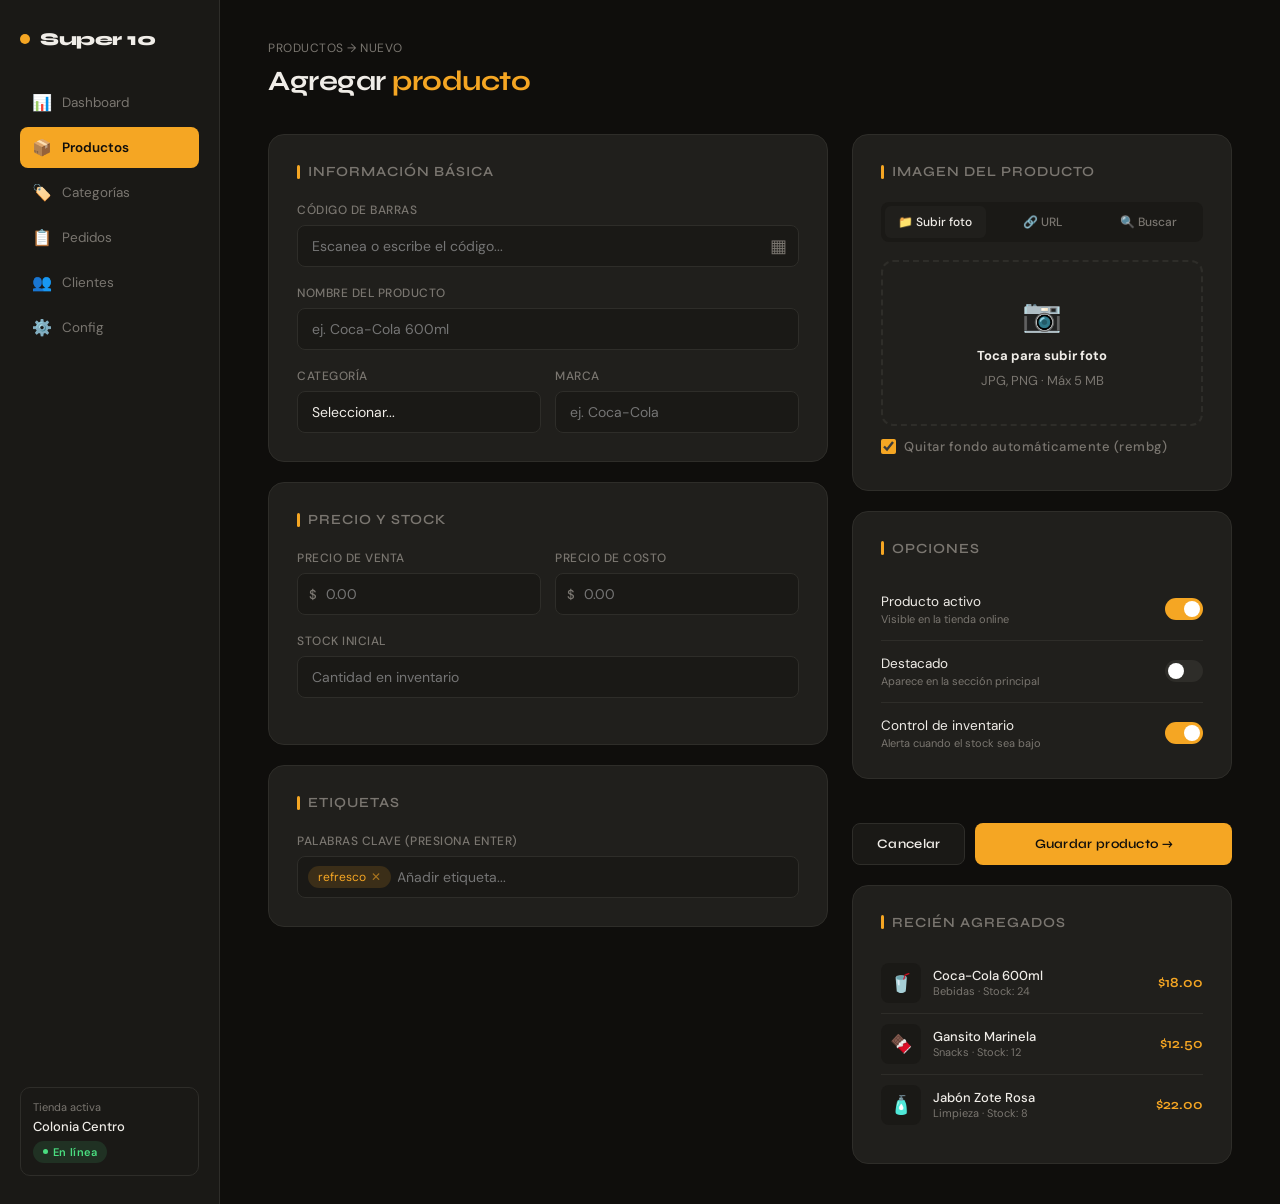
<file: Markdown_Modulo_Tienda_Abarrotes/admin-tienda.html>
<!DOCTYPE html>
<html lang="es">
<head>
<meta charset="UTF-8">
<meta name="viewport" content="width=device-width, initial-scale=1.0">
<title>Admin — Tienda Abarrotes</title>
<link href="https://fonts.googleapis.com/css2?family=Syne:wght@400;600;700;800&family=DM+Sans:wght@300;400;500&display=swap" rel="stylesheet">
<style>
  *, *::before, *::after { box-sizing: border-box; margin: 0; padding: 0; }

  :root {
    --bg: #0f0e0c;
    --surface: #1a1916;
    --card: #201f1c;
    --border: #2e2d29;
    --accent: #f5a623;
    --accent2: #e8f542;
    --text: #f0ede8;
    --muted: #7a7670;
    --success: #4ade80;
    --error: #f87171;
  }

  body {
    background: var(--bg);
    color: var(--text);
    font-family: 'DM Sans', sans-serif;
    min-height: 100vh;
    padding: 0;
  }

  /* Layout */
  .layout { display: flex; min-height: 100vh; }

  /* Sidebar */
  .sidebar {
    width: 220px;
    background: var(--surface);
    border-right: 1px solid var(--border);
    padding: 28px 20px;
    display: flex;
    flex-direction: column;
    gap: 32px;
    flex-shrink: 0;
  }

  .logo {
    font-family: 'Syne', sans-serif;
    font-weight: 800;
    font-size: 18px;
    letter-spacing: -0.5px;
    display: flex;
    align-items: center;
    gap: 10px;
  }

  .logo-dot {
    width: 10px; height: 10px;
    background: var(--accent);
    border-radius: 50%;
    display: inline-block;
  }

  .nav { display: flex; flex-direction: column; gap: 4px; }

  .nav-item {
    display: flex; align-items: center; gap: 10px;
    padding: 10px 12px;
    border-radius: 8px;
    font-size: 13.5px;
    color: var(--muted);
    cursor: pointer;
    transition: all 0.15s;
    text-decoration: none;
  }

  .nav-item:hover { background: var(--card); color: var(--text); }
  .nav-item.active { background: var(--accent); color: #0f0e0c; font-weight: 600; }

  .nav-icon { font-size: 16px; }

  /* Main */
  .main { flex: 1; padding: 40px 48px; overflow-y: auto; }

  .page-header {
    margin-bottom: 36px;
  }

  .breadcrumb { font-size: 12px; color: var(--muted); margin-bottom: 8px; letter-spacing: 0.5px; }

  .page-title {
    font-family: 'Syne', sans-serif;
    font-weight: 700;
    font-size: 28px;
    letter-spacing: -0.5px;
  }

  .page-title span { color: var(--accent); }

  /* Grid */
  .form-grid {
    display: grid;
    grid-template-columns: 1fr 380px;
    gap: 24px;
    align-items: start;
  }

  /* Cards */
  .card {
    background: var(--card);
    border: 1px solid var(--border);
    border-radius: 16px;
    padding: 28px;
  }

  .card-title {
    font-family: 'Syne', sans-serif;
    font-weight: 600;
    font-size: 14px;
    letter-spacing: 1px;
    text-transform: uppercase;
    color: var(--muted);
    margin-bottom: 22px;
    display: flex;
    align-items: center;
    gap: 8px;
  }

  .card-title::before {
    content: '';
    width: 3px; height: 14px;
    background: var(--accent);
    border-radius: 2px;
    display: inline-block;
  }

  /* Form fields */
  .field { margin-bottom: 18px; }

  label {
    display: block;
    font-size: 12px;
    font-weight: 500;
    color: var(--muted);
    margin-bottom: 7px;
    text-transform: uppercase;
    letter-spacing: 0.5px;
  }

  input[type="text"],
  input[type="number"],
  select,
  textarea {
    width: 100%;
    background: var(--surface);
    border: 1px solid var(--border);
    color: var(--text);
    padding: 11px 14px;
    border-radius: 8px;
    font-family: 'DM Sans', sans-serif;
    font-size: 14px;
    transition: border-color 0.2s;
    outline: none;
    appearance: none;
  }

  input:focus, select:focus, textarea:focus {
    border-color: var(--accent);
  }

  textarea { resize: vertical; min-height: 80px; }

  .field-row { display: grid; grid-template-columns: 1fr 1fr; gap: 14px; }

  /* Barcode field with icon */
  .barcode-wrap { position: relative; }
  .barcode-wrap input { padding-right: 44px; }
  .barcode-icon {
    position: absolute; right: 12px; top: 50%; transform: translateY(-50%);
    color: var(--muted); font-size: 18px; cursor: pointer;
    transition: color 0.15s;
  }
  .barcode-icon:hover { color: var(--accent); }

  /* Precio with prefix */
  .price-wrap { position: relative; }
  .price-prefix {
    position: absolute; left: 12px; top: 50%; transform: translateY(-50%);
    color: var(--muted); font-size: 13px; font-weight: 500;
  }
  .price-wrap input { padding-left: 28px; }

  /* Image upload */
  .upload-zone {
    border: 2px dashed var(--border);
    border-radius: 12px;
    padding: 32px 20px;
    text-align: center;
    cursor: pointer;
    transition: all 0.2s;
    position: relative;
    overflow: hidden;
  }

  .upload-zone:hover, .upload-zone.drag-over {
    border-color: var(--accent);
    background: rgba(245,166,35,0.04);
  }

  .upload-zone input[type="file"] {
    position: absolute; inset: 0;
    opacity: 0; cursor: pointer;
    width: 100%; height: 100%;
  }

  .upload-icon { font-size: 32px; margin-bottom: 10px; }

  .upload-text { font-size: 13px; color: var(--muted); line-height: 1.6; }
  .upload-text strong { color: var(--text); display: block; margin-bottom: 4px; }

  .upload-preview {
    width: 100%;
    aspect-ratio: 1;
    border-radius: 10px;
    object-fit: cover;
    display: none;
    margin-bottom: 12px;
  }

  .upload-preview.visible { display: block; }

  /* Source selector */
  .source-tabs {
    display: flex;
    gap: 6px;
    margin-bottom: 18px;
    background: var(--surface);
    padding: 4px;
    border-radius: 8px;
  }

  .source-tab {
    flex: 1;
    padding: 8px;
    border-radius: 6px;
    border: none;
    background: transparent;
    color: var(--muted);
    font-family: 'DM Sans', sans-serif;
    font-size: 12px;
    font-weight: 500;
    cursor: pointer;
    transition: all 0.15s;
    text-align: center;
  }

  .source-tab.active {
    background: var(--card);
    color: var(--text);
  }

  .source-panel { display: none; }
  .source-panel.active { display: block; }

  /* Toggle */
  .toggle-field {
    display: flex;
    align-items: center;
    justify-content: space-between;
    padding: 14px 0;
    border-bottom: 1px solid var(--border);
  }
  .toggle-field:last-child { border-bottom: none; padding-bottom: 0; }

  .toggle-label { font-size: 13.5px; }
  .toggle-desc { font-size: 11px; color: var(--muted); margin-top: 2px; }

  .toggle {
    width: 38px; height: 22px;
    background: var(--border);
    border-radius: 11px;
    position: relative;
    cursor: pointer;
    transition: background 0.2s;
    flex-shrink: 0;
  }
  .toggle.on { background: var(--accent); }
  .toggle::after {
    content: '';
    width: 16px; height: 16px;
    background: white;
    border-radius: 50%;
    position: absolute;
    top: 3px; left: 3px;
    transition: transform 0.2s;
  }
  .toggle.on::after { transform: translateX(16px); }

  /* Status badge */
  .status-badge {
    display: inline-flex;
    align-items: center;
    gap: 5px;
    padding: 4px 10px;
    border-radius: 20px;
    font-size: 11px;
    font-weight: 600;
    letter-spacing: 0.3px;
  }
  .status-badge.active { background: rgba(74,222,128,0.12); color: var(--success); }
  .status-badge.inactive { background: rgba(248,113,113,0.12); color: var(--error); }
  .status-dot { width: 5px; height: 5px; border-radius: 50%; background: currentColor; }

  /* Buttons */
  .btn-row { display: flex; gap: 10px; margin-top: 24px; }

  .btn {
    padding: 12px 24px;
    border-radius: 8px;
    font-family: 'Syne', sans-serif;
    font-weight: 600;
    font-size: 13px;
    letter-spacing: 0.3px;
    cursor: pointer;
    border: none;
    transition: all 0.15s;
  }

  .btn-primary {
    background: var(--accent);
    color: #0f0e0c;
    flex: 1;
  }
  .btn-primary:hover { filter: brightness(1.1); transform: translateY(-1px); }
  .btn-primary:active { transform: translateY(0); }

  .btn-secondary {
    background: var(--surface);
    color: var(--text);
    border: 1px solid var(--border);
  }
  .btn-secondary:hover { border-color: var(--muted); }

  /* Tag input */
  .tags-wrap {
    display: flex;
    flex-wrap: wrap;
    gap: 6px;
    padding: 8px 10px;
    background: var(--surface);
    border: 1px solid var(--border);
    border-radius: 8px;
    min-height: 42px;
    cursor: text;
    align-items: center;
  }

  .tag {
    background: rgba(245,166,35,0.15);
    color: var(--accent);
    padding: 3px 10px;
    border-radius: 20px;
    font-size: 12px;
    display: flex;
    align-items: center;
    gap: 5px;
  }

  .tag-remove { cursor: pointer; opacity: 0.6; }
  .tag-remove:hover { opacity: 1; }

  .tags-input {
    border: none !important;
    background: transparent !important;
    padding: 0 !important;
    min-width: 80px;
    font-size: 13px;
    flex: 1;
  }

  /* Toast */
  .toast {
    position: fixed;
    bottom: 28px;
    right: 28px;
    background: var(--success);
    color: #0f0e0c;
    padding: 14px 22px;
    border-radius: 10px;
    font-weight: 600;
    font-size: 13px;
    display: flex;
    align-items: center;
    gap: 8px;
    transform: translateY(80px);
    opacity: 0;
    transition: all 0.3s cubic-bezier(0.34,1.56,0.64,1);
    z-index: 100;
  }
  .toast.show { transform: translateY(0); opacity: 1; }

  /* Recent products mini list */
  .product-row {
    display: flex;
    align-items: center;
    gap: 12px;
    padding: 10px 0;
    border-bottom: 1px solid var(--border);
  }
  .product-row:last-child { border-bottom: none; }

  .product-thumb {
    width: 40px; height: 40px;
    border-radius: 8px;
    background: var(--surface);
    display: flex;
    align-items: center;
    justify-content: center;
    font-size: 18px;
    flex-shrink: 0;
  }

  .product-name { font-size: 13px; font-weight: 500; }
  .product-meta { font-size: 11px; color: var(--muted); }
  .product-price { margin-left: auto; font-family: 'Syne', sans-serif; font-size: 14px; font-weight: 600; color: var(--accent); }

  /* Divider */
  .divider { height: 1px; background: var(--border); margin: 8px 0 20px; }

  select option { background: #201f1c; }

  /* Scrollbar */
  ::-webkit-scrollbar { width: 5px; }
  ::-webkit-scrollbar-track { background: transparent; }
  ::-webkit-scrollbar-thumb { background: var(--border); border-radius: 3px; }
</style>
</head>
<body>

<div class="layout">

  <!-- Sidebar -->
  <aside class="sidebar">
    <div class="logo">
      <span class="logo-dot"></span>
      Super 10
    </div>

    <nav class="nav">
      <a class="nav-item" href="#"><span class="nav-icon">📊</span> Dashboard</a>
      <a class="nav-item active" href="#"><span class="nav-icon">📦</span> Productos</a>
      <a class="nav-item" href="#"><span class="nav-icon">🏷️</span> Categorías</a>
      <a class="nav-item" href="#"><span class="nav-icon">📋</span> Pedidos</a>
      <a class="nav-item" href="#"><span class="nav-icon">👥</span> Clientes</a>
      <a class="nav-item" href="#"><span class="nav-icon">⚙️</span> Config</a>
    </nav>

    <div style="margin-top:auto;">
      <div style="padding: 12px; background: var(--surface); border-radius: 10px; border: 1px solid var(--border);">
        <div style="font-size: 11px; color: var(--muted); margin-bottom: 4px;">Tienda activa</div>
        <div style="font-size: 13px; font-weight: 500;">Colonia Centro</div>
        <div class="status-badge active" style="margin-top: 6px;"><span class="status-dot"></span> En línea</div>
      </div>
    </div>
  </aside>

  <!-- Main content -->
  <main class="main">

    <div class="page-header">
      <div class="breadcrumb">PRODUCTOS → NUEVO</div>
      <h1 class="page-title">Agregar <span>producto</span></h1>
    </div>

    <div class="form-grid">

      <!-- Left column: datos del producto -->
      <div style="display: flex; flex-direction: column; gap: 20px;">

        <!-- Info básica -->
        <div class="card">
          <div class="card-title">Información básica</div>

          <div class="field">
            <label>Código de barras</label>
            <div class="barcode-wrap">
              <input type="text" id="barcode" placeholder="Escanea o escribe el código..." value="">
              <span class="barcode-icon" onclick="simulateScan()" title="Simular escaneo">▦</span>
            </div>
          </div>

          <div class="field">
            <label>Nombre del producto</label>
            <input type="text" id="nombre" placeholder="ej. Coca-Cola 600ml">
          </div>

          <div class="field-row">
            <div class="field" style="margin-bottom:0">
              <label>Categoría</label>
              <select id="categoria">
                <option value="">Seleccionar...</option>
                <option>🥤 Bebidas</option>
                <option>🍫 Dulces y snacks</option>
                <option>🧴 Limpieza</option>
                <option>🍞 Panadería</option>
                <option>🥫 Conservas</option>
                <option>🧊 Lácteos</option>
                <option>🌽 Granos y cereales</option>
              </select>
            </div>
            <div class="field" style="margin-bottom:0">
              <label>Marca</label>
              <input type="text" id="marca" placeholder="ej. Coca-Cola">
            </div>
          </div>
        </div>

        <!-- Precios -->
        <div class="card">
          <div class="card-title">Precio y stock</div>

          <div class="field-row">
            <div class="field" style="margin-bottom:0">
              <label>Precio de venta</label>
              <div class="price-wrap">
                <span class="price-prefix">$</span>
                <input type="number" id="precio" placeholder="0.00" step="0.50" min="0">
              </div>
            </div>
            <div class="field" style="margin-bottom:0">
              <label>Precio de costo</label>
              <div class="price-wrap">
                <span class="price-prefix">$</span>
                <input type="number" id="costo" placeholder="0.00" step="0.50" min="0">
              </div>
            </div>
          </div>

          <div class="field" style="margin-top: 18px;">
            <label>Stock inicial</label>
            <input type="number" id="stock" placeholder="Cantidad en inventario" min="0">
          </div>

          <div id="margen-row" style="margin-top: 14px; padding: 12px; background: var(--surface); border-radius: 8px; display: none;">
            <div style="font-size: 11px; color: var(--muted);">Margen de ganancia estimado</div>
            <div id="margen-val" style="font-family: 'Syne', sans-serif; font-size: 20px; font-weight: 700; color: var(--accent2); margin-top: 2px;">—</div>
          </div>
        </div>

        <!-- Tags -->
        <div class="card">
          <div class="card-title">Etiquetas</div>
          <label>Palabras clave (presiona Enter)</label>
          <div class="tags-wrap" id="tags-wrap" onclick="document.getElementById('tag-input').focus()">
            <span class="tag">refresco <span class="tag-remove" onclick="removeTag(this)">✕</span></span>
            <input class="tags-input" id="tag-input" type="text" placeholder="Añadir etiqueta...">
          </div>
        </div>

      </div>

      <!-- Right column: imagen y opciones -->
      <div style="display: flex; flex-direction: column; gap: 20px;">

        <!-- Imagen -->
        <div class="card">
          <div class="card-title">Imagen del producto</div>

          <div class="source-tabs">
            <button class="source-tab active" onclick="setTab(this, 'upload')">📁 Subir foto</button>
            <button class="source-tab" onclick="setTab(this, 'url')">🔗 URL</button>
            <button class="source-tab" onclick="setTab(this, 'buscar')">🔍 Buscar</button>
          </div>

          <!-- Upload -->
          <div class="source-panel active" id="panel-upload">
            <div class="upload-zone" id="upload-zone">
              <input type="file" accept="image/*" onchange="previewImage(this)">
              <img class="upload-preview" id="preview-img">
              <div class="upload-icon" id="upload-icon">📷</div>
              <div class="upload-text" id="upload-text">
                <strong>Toca para subir foto</strong>
                JPG, PNG · Máx 5 MB
              </div>
            </div>
            <div style="margin-top: 12px;">
              <label style="display: flex; align-items: center; gap: 8px; text-transform: none; cursor: pointer;">
                <input type="checkbox" id="rembg" checked style="width: 15px; height: 15px; accent-color: var(--accent);">
                <span style="font-size: 13px;">Quitar fondo automáticamente (rembg)</span>
              </label>
            </div>
          </div>

          <!-- URL -->
          <div class="source-panel" id="panel-url">
            <div class="field">
              <label>URL de imagen</label>
              <input type="text" placeholder="https://...">
            </div>
            <button class="btn btn-secondary" style="width: 100%; margin-top: 4px;">Cargar previa</button>
          </div>

          <!-- Buscar en Unsplash -->
          <div class="source-panel" id="panel-buscar">
            <div class="field">
              <label>Buscar en Unsplash</label>
              <div style="display: flex; gap: 8px;">
                <input type="text" id="unsplash-query" placeholder="ej. coca cola bottle" style="flex:1">
                <button class="btn btn-secondary" onclick="buscarUnsplash()">Buscar</button>
              </div>
            </div>
            <div id="unsplash-results" style="display: grid; grid-template-columns: 1fr 1fr 1fr; gap: 6px; margin-top: 8px;"></div>
          </div>
        </div>

        <!-- Opciones -->
        <div class="card">
          <div class="card-title">Opciones</div>

          <div class="toggle-field">
            <div>
              <div class="toggle-label">Producto activo</div>
              <div class="toggle-desc">Visible en la tienda online</div>
            </div>
            <div class="toggle on" onclick="this.classList.toggle('on')"></div>
          </div>

          <div class="toggle-field">
            <div>
              <div class="toggle-label">Destacado</div>
              <div class="toggle-desc">Aparece en la sección principal</div>
            </div>
            <div class="toggle" onclick="this.classList.toggle('on')"></div>
          </div>

          <div class="toggle-field">
            <div>
              <div class="toggle-label">Control de inventario</div>
              <div class="toggle-desc">Alerta cuando el stock sea bajo</div>
            </div>
            <div class="toggle on" onclick="this.classList.toggle('on')"></div>
          </div>
        </div>

        <!-- Botones -->
        <div class="btn-row">
          <button class="btn btn-secondary" onclick="resetForm()">Cancelar</button>
          <button class="btn btn-primary" onclick="guardarProducto()">Guardar producto →</button>
        </div>

        <!-- Últimos productos -->
        <div class="card">
          <div class="card-title">Recién agregados</div>

          <div class="product-row">
            <div class="product-thumb">🥤</div>
            <div>
              <div class="product-name">Coca-Cola 600ml</div>
              <div class="product-meta">Bebidas · Stock: 24</div>
            </div>
            <div class="product-price">$18.00</div>
          </div>

          <div class="product-row">
            <div class="product-thumb">🍫</div>
            <div>
              <div class="product-name">Gansito Marinela</div>
              <div class="product-meta">Snacks · Stock: 12</div>
            </div>
            <div class="product-price">$12.50</div>
          </div>

          <div class="product-row">
            <div class="product-thumb">🧴</div>
            <div>
              <div class="product-name">Jabón Zote Rosa</div>
              <div class="product-meta">Limpieza · Stock: 8</div>
            </div>
            <div class="product-price">$22.00</div>
          </div>
        </div>

      </div>

    </div>
  </main>
</div>

<!-- Toast -->
<div class="toast" id="toast">✓ Producto guardado exitosamente</div>

<script>
  // Image preview
  function previewImage(input) {
    if (!input.files[0]) return;
    const reader = new FileReader();
    reader.onload = e => {
      const img = document.getElementById('preview-img');
      img.src = e.target.result;
      img.classList.add('visible');
      document.getElementById('upload-icon').style.display = 'none';
      document.getElementById('upload-text').style.display = 'none';
    };
    reader.readAsDataURL(input.files[0]);
  }

  // Drag & drop
  const zone = document.getElementById('upload-zone');
  zone.addEventListener('dragover', e => { e.preventDefault(); zone.classList.add('drag-over'); });
  zone.addEventListener('dragleave', () => zone.classList.remove('drag-over'));
  zone.addEventListener('drop', e => {
    e.preventDefault();
    zone.classList.remove('drag-over');
    const file = e.dataTransfer.files[0];
    if (file) {
      const reader = new FileReader();
      reader.onload = ev => {
        const img = document.getElementById('preview-img');
        img.src = ev.target.result;
        img.classList.add('visible');
        document.getElementById('upload-icon').style.display = 'none';
        document.getElementById('upload-text').style.display = 'none';
      };
      reader.readAsDataURL(file);
    }
  });

  // Source tabs
  function setTab(btn, panel) {
    document.querySelectorAll('.source-tab').forEach(t => t.classList.remove('active'));
    document.querySelectorAll('.source-panel').forEach(p => p.classList.remove('active'));
    btn.classList.add('active');
    document.getElementById('panel-' + panel).classList.add('active');
  }

  // Simular escaneo de barcode
  function simulateScan() {
    const codes = ['7501055361008', '7501034911697', '7502222050083', '7501000150230'];
    const names = ['Coca-Cola 600ml', 'Marinela Gansito', 'Sabritas Adobadas', 'Maseca 1kg'];
    const brands = ['Coca-Cola', 'Marinela', 'Sabritas', 'Maseca'];
    const cats = ['🥤 Bebidas', '🍫 Dulces y snacks', '🍫 Dulces y snacks', '🌽 Granos y cereales'];
    const idx = Math.floor(Math.random() * codes.length);
    document.getElementById('barcode').value = codes[idx];
    document.getElementById('nombre').value = names[idx];
    document.getElementById('marca').value = brands[idx];
    document.getElementById('categoria').value = cats[idx];
    // animate
    document.getElementById('barcode').style.borderColor = 'var(--accent)';
    setTimeout(() => document.getElementById('barcode').style.borderColor = '', 800);
  }

  // Margen
  function calcMargen() {
    const precio = parseFloat(document.getElementById('precio').value) || 0;
    const costo = parseFloat(document.getElementById('costo').value) || 0;
    const row = document.getElementById('margen-row');
    if (precio > 0 && costo > 0) {
      const margen = ((precio - costo) / costo * 100).toFixed(1);
      document.getElementById('margen-val').textContent = margen + '%';
      row.style.display = 'block';
    } else {
      row.style.display = 'none';
    }
  }
  document.getElementById('precio').addEventListener('input', calcMargen);
  document.getElementById('costo').addEventListener('input', calcMargen);

  // Tags
  document.getElementById('tag-input').addEventListener('keydown', e => {
    if (e.key === 'Enter' && e.target.value.trim()) {
      e.preventDefault();
      addTag(e.target.value.trim());
      e.target.value = '';
    }
  });

  function addTag(text) {
    const wrap = document.getElementById('tags-wrap');
    const input = document.getElementById('tag-input');
    const tag = document.createElement('span');
    tag.className = 'tag';
    tag.innerHTML = `${text} <span class="tag-remove" onclick="removeTag(this)">✕</span>`;
    wrap.insertBefore(tag, input);
  }

  function removeTag(el) {
    el.parentElement.remove();
  }

  // Unsplash simulado
  function buscarUnsplash() {
    const results = document.getElementById('unsplash-results');
    results.innerHTML = '';
    const placeholders = [
      'https://images.unsplash.com/photo-1618517351616-38fb9c5210c6?w=200&q=80',
      'https://images.unsplash.com/photo-1554866585-cd94860890b7?w=200&q=80',
      'https://images.unsplash.com/photo-1543333995-a78aea2eee50?w=200&q=80'
    ];
    placeholders.forEach(url => {
      const img = document.createElement('img');
      img.src = url;
      img.style.cssText = 'width:100%;aspect-ratio:1;object-fit:cover;border-radius:8px;cursor:pointer;border:2px solid transparent;transition:border-color 0.15s;';
      img.addEventListener('click', () => {
        document.querySelectorAll('#unsplash-results img').forEach(i => i.style.borderColor = 'transparent');
        img.style.borderColor = 'var(--accent)';
      });
      results.appendChild(img);
    });
  }

  // Guardar
  function guardarProducto() {
    const nombre = document.getElementById('nombre').value;
    if (!nombre) {
      document.getElementById('nombre').style.borderColor = 'var(--error)';
      setTimeout(() => document.getElementById('nombre').style.borderColor = '', 1200);
      return;
    }
    const toast = document.getElementById('toast');
    toast.textContent = `✓ "${nombre}" guardado exitosamente`;
    toast.classList.add('show');
    setTimeout(() => toast.classList.remove('show'), 3000);
  }

  function resetForm() {
    document.getElementById('barcode').value = '';
    document.getElementById('nombre').value = '';
    document.getElementById('precio').value = '';
    document.getElementById('costo').value = '';
    document.getElementById('stock').value = '';
    document.getElementById('margen-row').style.display = 'none';
    const img = document.getElementById('preview-img');
    img.classList.remove('visible');
    document.getElementById('upload-icon').style.display = '';
    document.getElementById('upload-text').style.display = '';
  }
</script>

</body>
</html>
</file>
